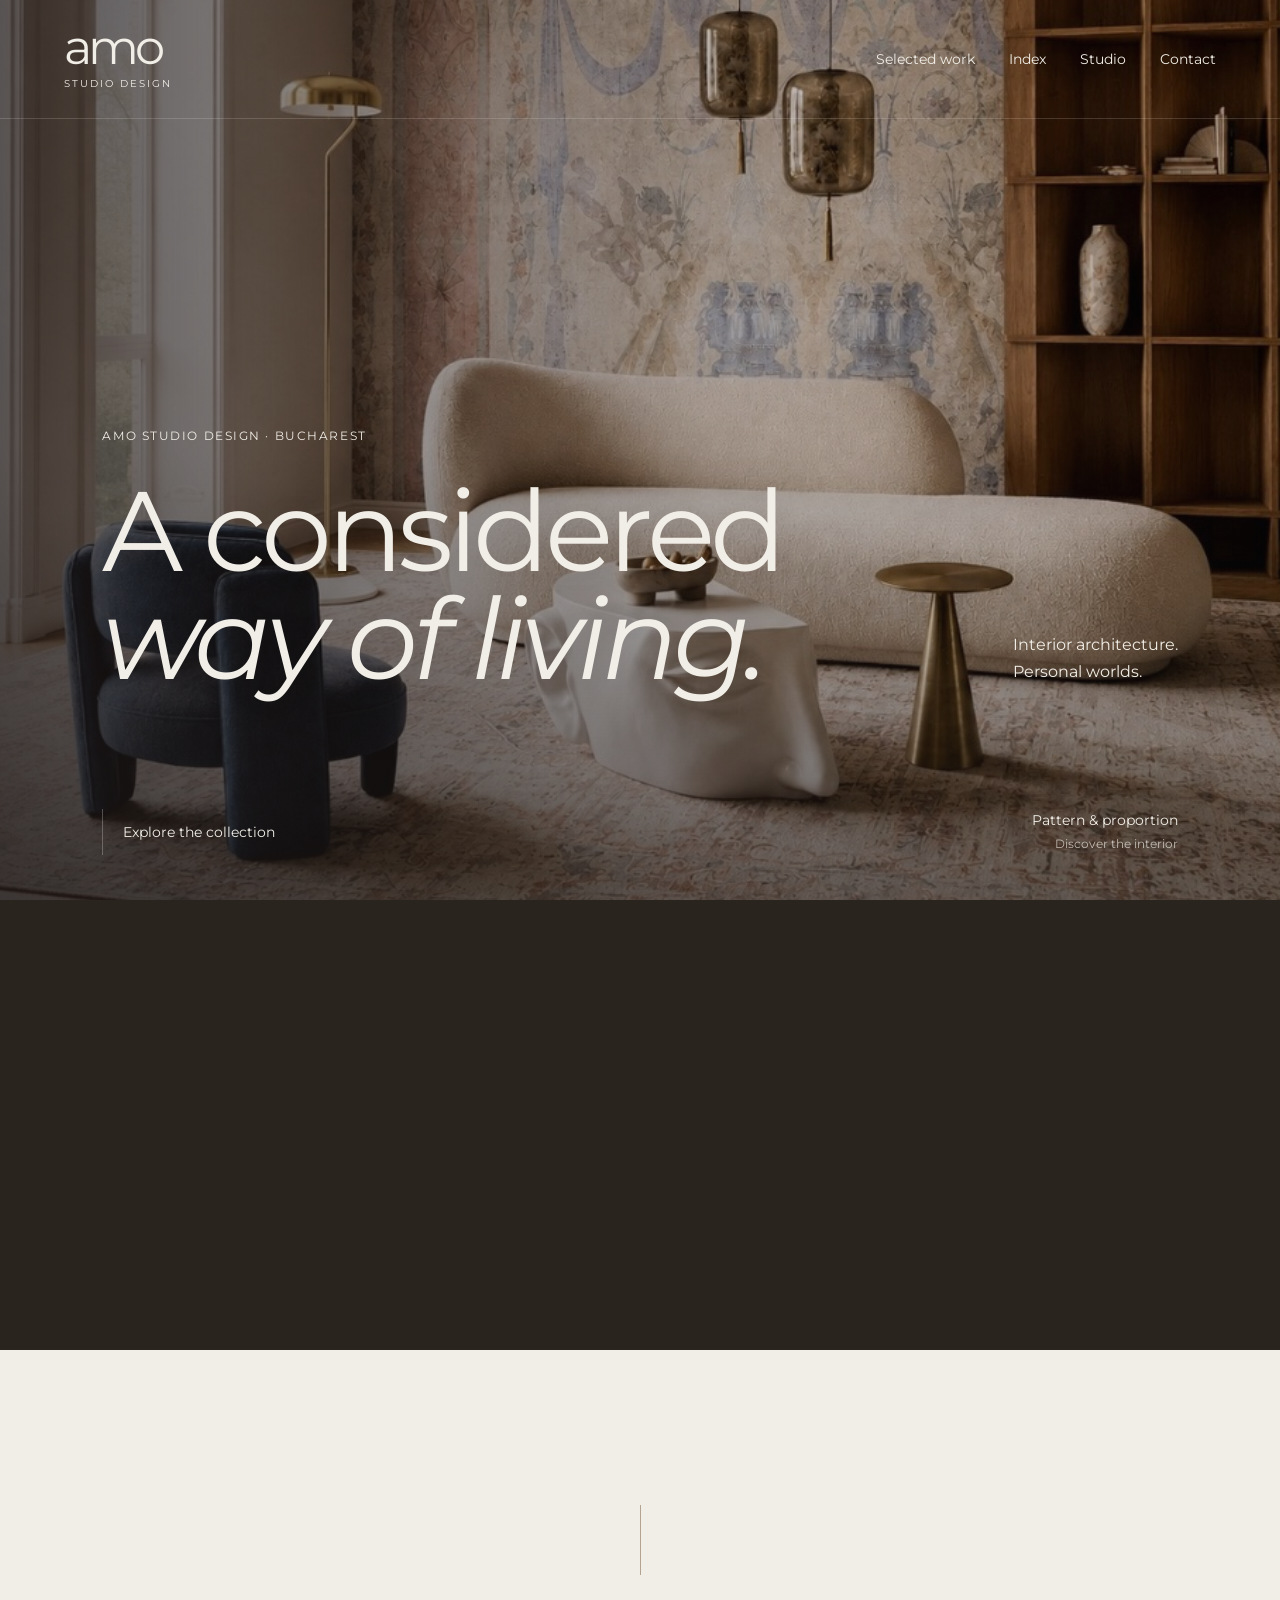
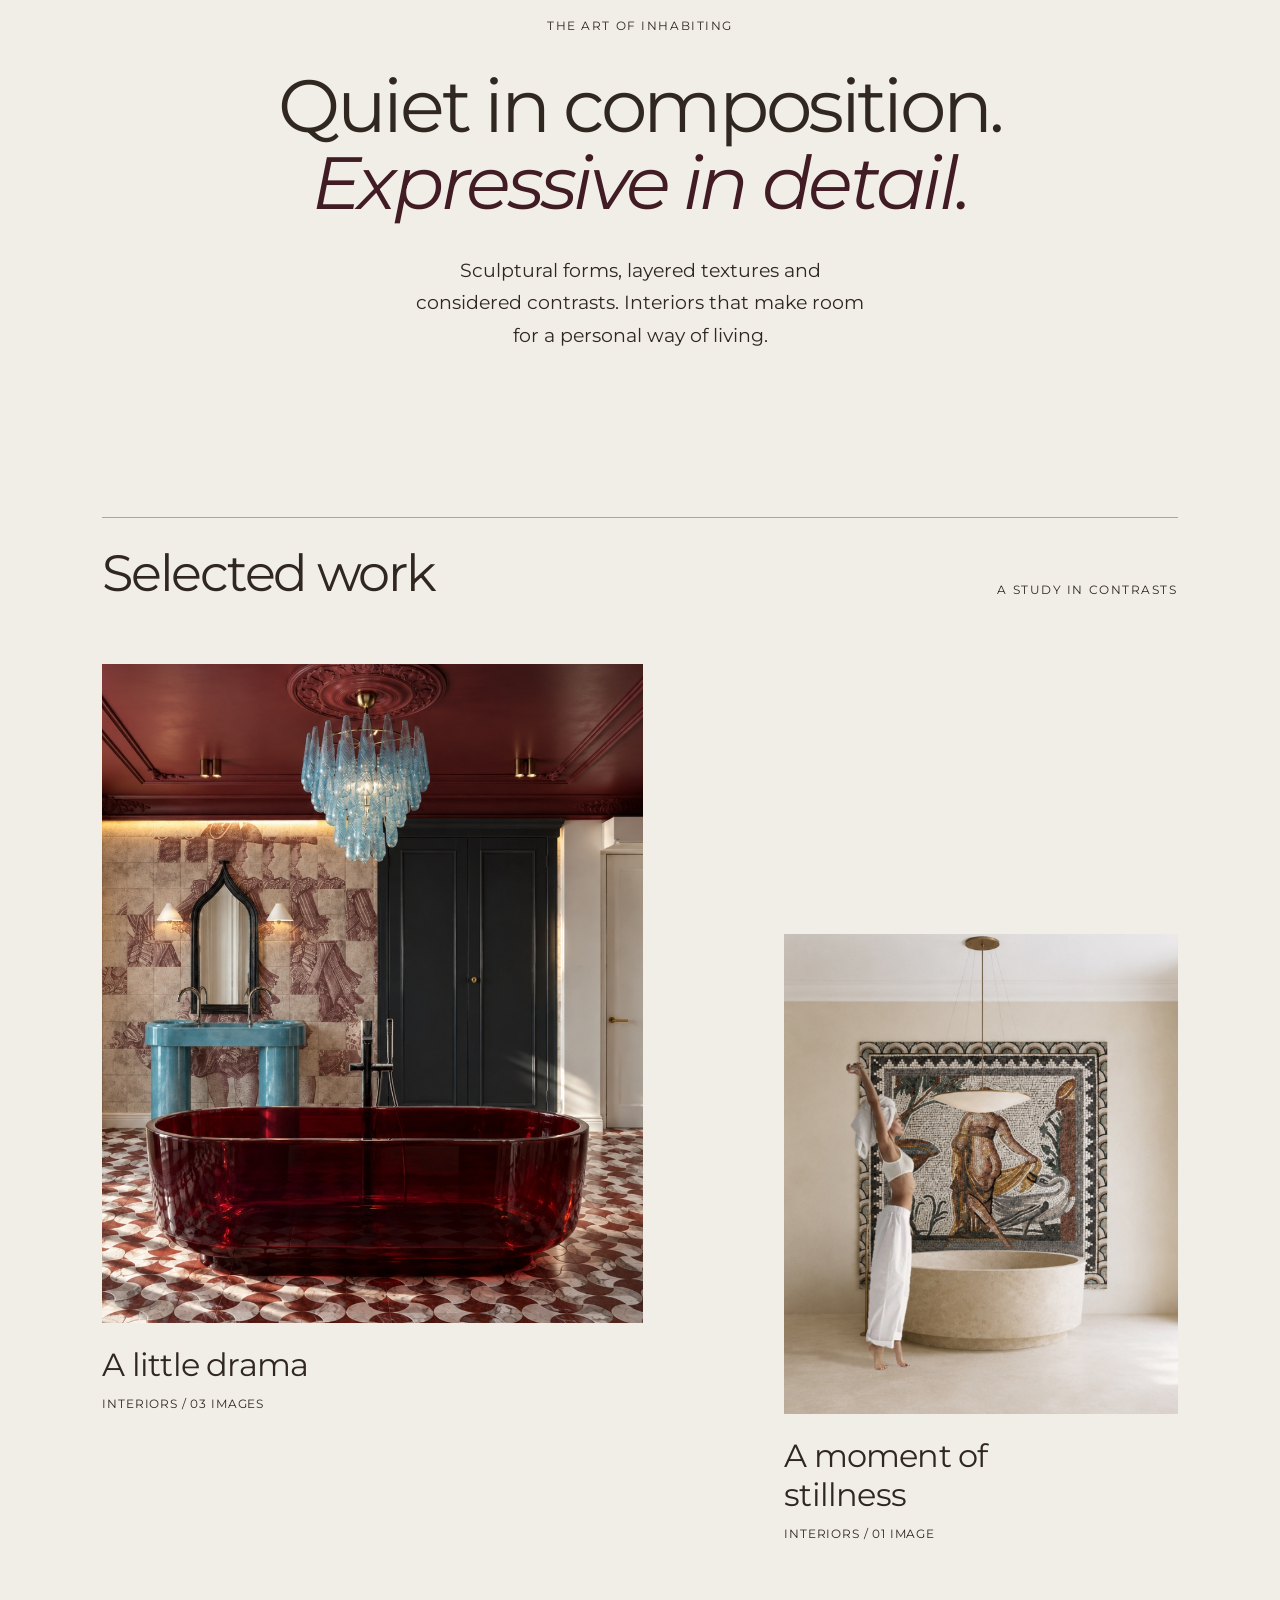
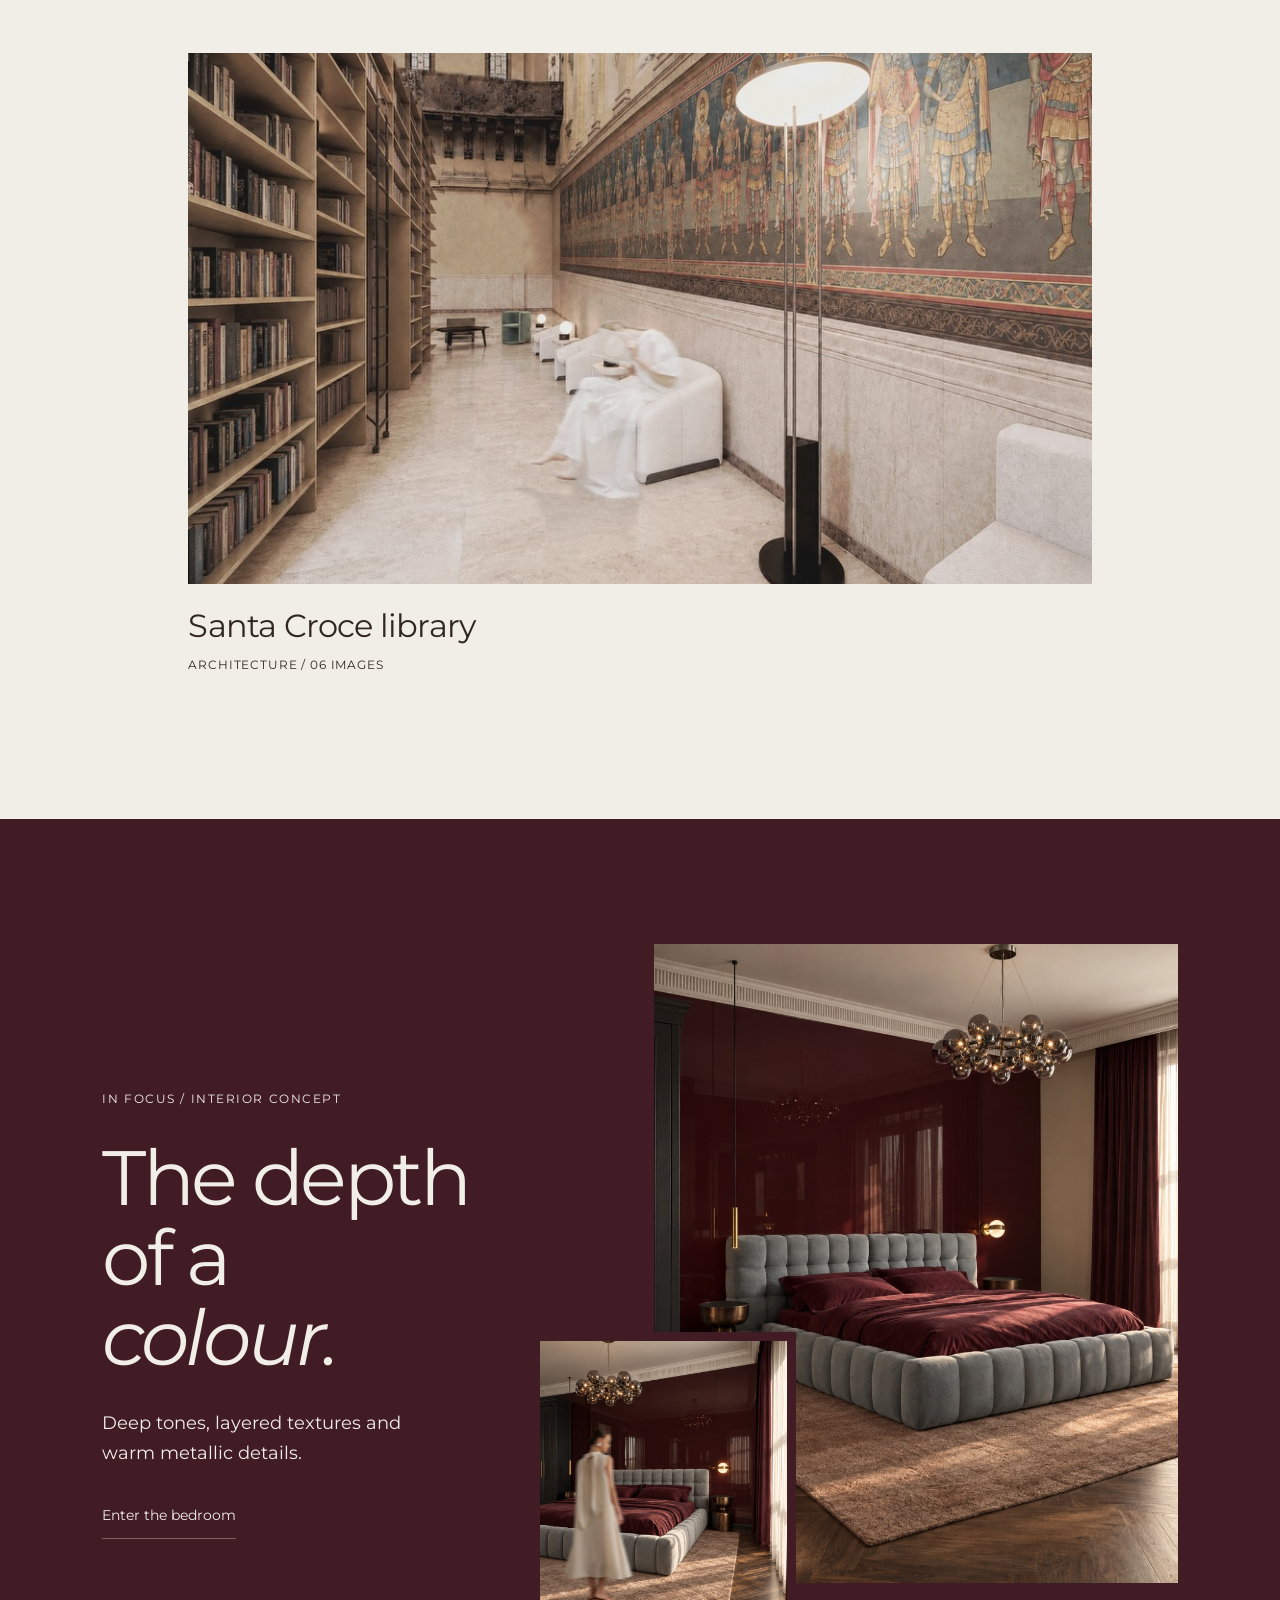
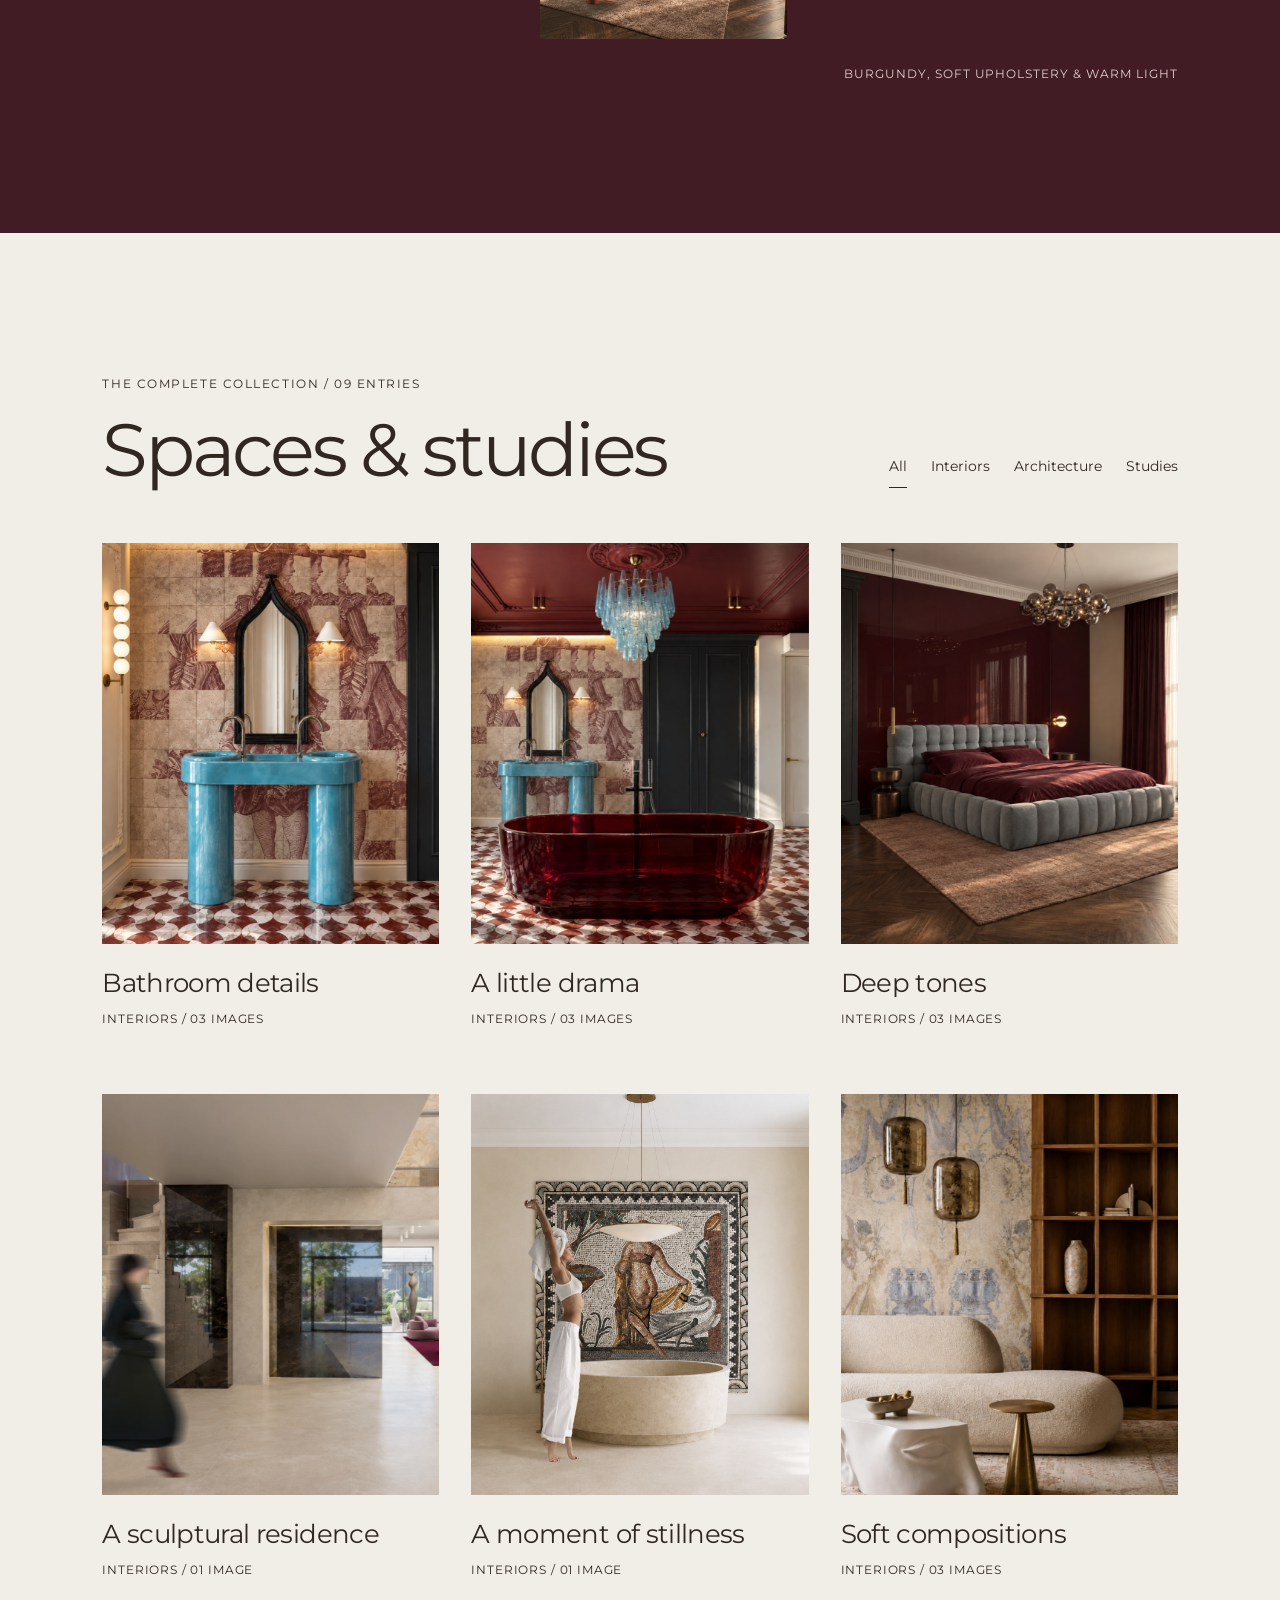
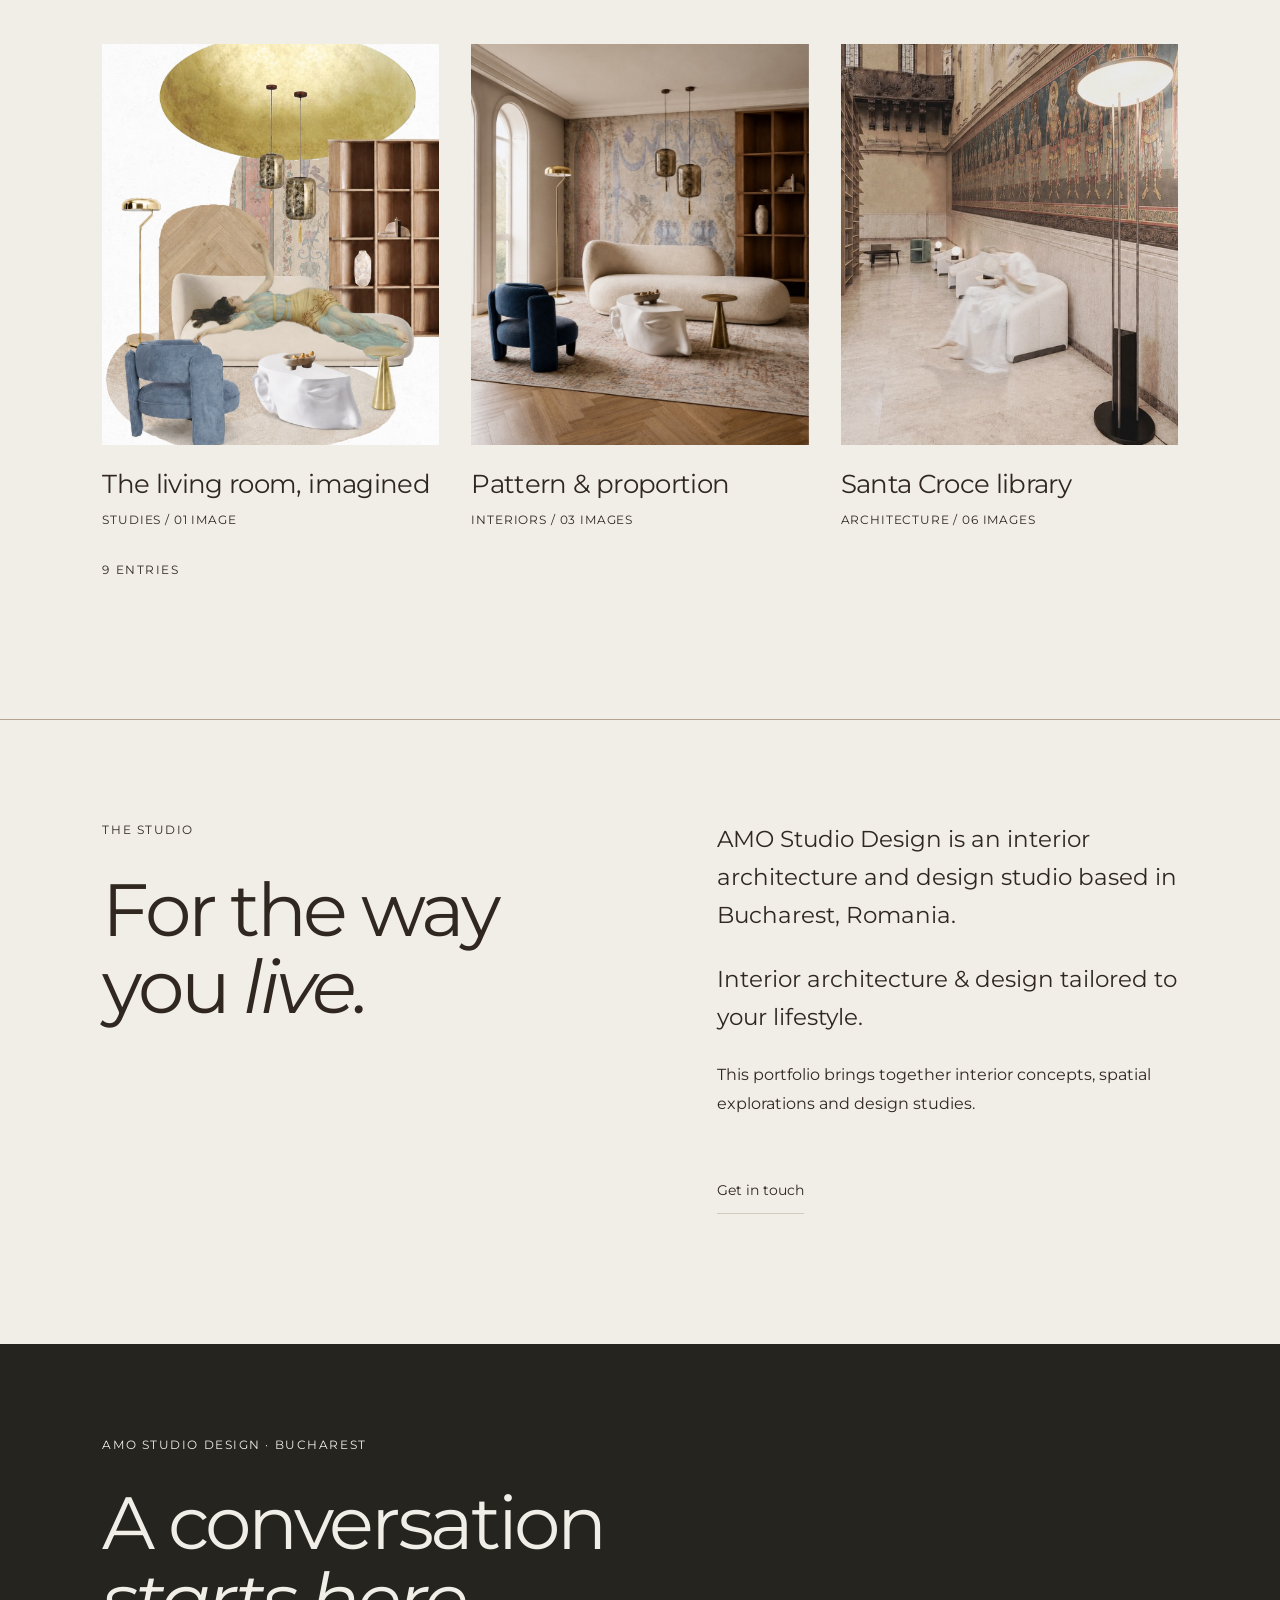
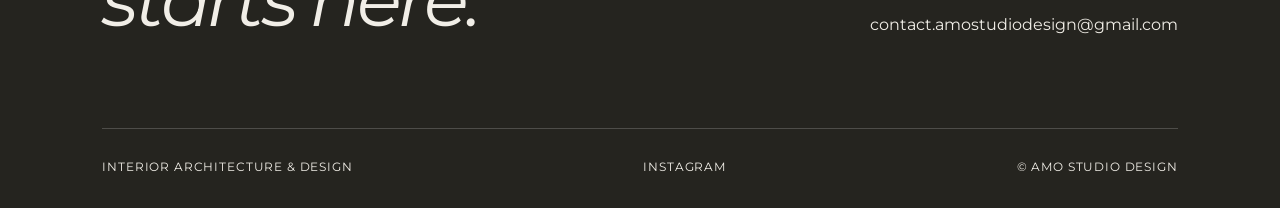
<file: index.html>
<!doctype html><html lang="en"><head><meta charset="utf-8"><meta name="viewport" content="width=device-width,initial-scale=1"><meta name="theme-color" content="#f3f0e9"><meta name="description" content="AMO Studio Design — an interior architecture and design portfolio, Bucharest."><meta name="color-scheme" content="light"><title>A considered way of living — AMO Studio Design</title><link rel="stylesheet" href="style.css"><script defer src="app.js"></script></head><body><div class="reading-progress" aria-hidden="true"></div><a class="skip" href="#main">Skip to content</a><header><a class="brand" href="index.html" aria-label="AMO Studio Design home">amo<span>STUDIO DESIGN</span></a><nav aria-label="Main navigation"><a href="index.html#work">Selected work</a><a href="index.html#archive">Index</a><a class="desktop" href="index.html#studio">Studio</a><a href="#contact">Contact</a></nav></header><main id="main"><section class="hero" aria-label="Introduction"><div class="hero-stage"><div class="hero-image"><span class="frame framed-post"><img src="0008-dz5txzfii9q-01.jpg" alt="Pattern &amp; proportion — view 1" fetchpriority="high" loading="eager" decoding="async" width="1080" height="1350"></span></div><div class="hero-shade"></div><div class="hero-copy"><p class="eyebrow">AMO Studio Design · Bucharest</p><h1><span>A considered</span><span><em>way of living.</em></span></h1><p class="hero-note">Interior architecture.<br>Personal worlds.</p></div><div class="hero-bottom"><a class="scroll-cue" href="#work"><span class="scroll-line" aria-hidden="true"></span>Explore the collection</a><a class="hero-project" href="dz5txzfii9q.html">Pattern & proportion<span>Discover the interior</span></a></div></div></section><section class="intro"><span class="eyebrow reveal">The art of inhabiting</span><h2 class="reveal">Quiet in composition.<br><em>Expressive in detail.</em></h2><p class="reveal">Sculptural forms, layered textures and considered contrasts. Interiors that make room for a personal way of living.</p></section><section class="work" id="work"><div class="section-head"><h2>Selected work</h2><span class="eyebrow">A study in contrasts</span></div><div class="selected"><a class="work-card reveal" data-category="Interiors" href="ddo0vthioks.html"><span class="frame framed-post"><img src="0002-ddo0vthioks-01.jpg" alt="A little drama — view 1" loading="lazy" decoding="async" width="1080" height="1350"></span><div class="card-caption"><div><h3>A little drama</h3><p class="meta">Interiors / 03 images</p></div><span class="card-action">Discover</span></div></a><a class="work-card reveal" data-category="Interiors" href="db3mgh1k9co.html"><span class="frame framed-post"><img src="0005-db3mgh1k9co-01.jpg" alt="A moment of stillness — view 1" loading="lazy" decoding="async" width="1080" height="1350"></span><div class="card-caption"><div><h3>A moment of stillness</h3><p class="meta">Interiors / 01 image</p></div><span class="card-action">Discover</span></div></a><a class="work-card reveal" data-category="Architecture" href="dzfjwahimfg.html"><span class="frame "><img src="0009-dzfjwahimfg-01.jpg" alt="Santa Croce library — view 1" loading="lazy" decoding="async" width="1080" height="1350"></span><div class="card-caption"><div><h3>Santa Croce library</h3><p class="meta">Architecture / 06 images</p></div><span class="card-action">Discover</span></div></a></div></section><section class="feature" id="atmosphere"><div class="reveal"><span class="eyebrow">In focus / Interior concept</span><h2>The depth<br>of a <em>colour.</em></h2><p>Deep tones, layered textures and warm metallic details.</p><a class="text-link" href="ddogkjvcora.html">Enter the bedroom</a></div><div class="feature-images"><div class="feature-main reveal"><span class="frame framed-post"><img src="0003-ddogkjvcora-01.jpg" alt="Deep tones — view 1" loading="lazy" decoding="async" width="1080" height="1350"></span></div><div class="feature-detail reveal"><span class="frame framed-post"><img src="0003-ddogkjvcora-02.jpg" alt="Deep tones — view 2" loading="lazy" decoding="async" width="1080" height="1350"></span></div><p class="meta">Burgundy, soft upholstery & warm light</p></div></section><section class="archive" id="archive"><div class="archive-top"><div><span class="eyebrow">The complete collection / 09 entries</span><h2>Spaces & studies</h2></div><div class="filters" role="group" aria-label="Filter work"><button data-filter="All" aria-pressed="true">All</button><button data-filter="Interiors" aria-pressed="false">Interiors</button><button data-filter="Architecture" aria-pressed="false">Architecture</button><button data-filter="Studies" aria-pressed="false">Studies</button></div></div><div class="archive-grid"><a class="work-card reveal" data-category="Interiors" href="ddo1uuwcfye.html"><span class="frame framed-post"><img src="0001-ddo1uuwcfye-01.jpg" alt="Bathroom details — view 1" loading="lazy" decoding="async" width="1080" height="1350"></span><div class="card-caption"><div><h3>Bathroom details</h3><p class="meta">Interiors / 03 images</p></div><span class="card-action">Discover</span></div></a><a class="work-card reveal" data-category="Interiors" href="ddo0vthioks.html"><span class="frame framed-post"><img src="0002-ddo0vthioks-01.jpg" alt="A little drama — view 1" loading="lazy" decoding="async" width="1080" height="1350"></span><div class="card-caption"><div><h3>A little drama</h3><p class="meta">Interiors / 03 images</p></div><span class="card-action">Discover</span></div></a><a class="work-card reveal" data-category="Interiors" href="ddogkjvcora.html"><span class="frame framed-post"><img src="0003-ddogkjvcora-01.jpg" alt="Deep tones — view 1" loading="lazy" decoding="async" width="1080" height="1350"></span><div class="card-caption"><div><h3>Deep tones</h3><p class="meta">Interiors / 03 images</p></div><span class="card-action">Discover</span></div></a><a class="work-card reveal" data-category="Interiors" href="ddgq4a_immq.html"><span class="frame framed-post"><img src="0004-ddgq4a_immq-01.jpg" alt="A sculptural residence — view 1" loading="lazy" decoding="async" width="1080" height="1350"></span><div class="card-caption"><div><h3>A sculptural residence</h3><p class="meta">Interiors / 01 image</p></div><span class="card-action">Discover</span></div></a><a class="work-card reveal" data-category="Interiors" href="db3mgh1k9co.html"><span class="frame framed-post"><img src="0005-db3mgh1k9co-01.jpg" alt="A moment of stillness — view 1" loading="lazy" decoding="async" width="1080" height="1350"></span><div class="card-caption"><div><h3>A moment of stillness</h3><p class="meta">Interiors / 01 image</p></div><span class="card-action">Discover</span></div></a><a class="work-card reveal" data-category="Interiors" href="dz5t7aiicmo.html"><span class="frame framed-post"><img src="0006-dz5t7aiicmo-01.jpg" alt="Soft compositions — view 1" loading="lazy" decoding="async" width="1080" height="1350"></span><div class="card-caption"><div><h3>Soft compositions</h3><p class="meta">Interiors / 03 images</p></div><span class="card-action">Discover</span></div></a><a class="work-card reveal" data-category="Studies" href="dz5td2rik7s.html"><span class="frame framed-post"><img src="0007-dz5td2rik7s-01.jpg" alt="The living room, imagined — view 1" loading="lazy" decoding="async" width="1080" height="1350"></span><div class="card-caption"><div><h3>The living room, imagined</h3><p class="meta">Studies / 01 image</p></div><span class="card-action">Discover</span></div></a><a class="work-card reveal" data-category="Interiors" href="dz5txzfii9q.html"><span class="frame framed-post"><img src="0008-dz5txzfii9q-01.jpg" alt="Pattern &amp; proportion — view 1" loading="lazy" decoding="async" width="1080" height="1350"></span><div class="card-caption"><div><h3>Pattern & proportion</h3><p class="meta">Interiors / 03 images</p></div><span class="card-action">Discover</span></div></a><a class="work-card reveal" data-category="Architecture" href="dzfjwahimfg.html"><span class="frame "><img src="0009-dzfjwahimfg-01.jpg" alt="Santa Croce library — view 1" loading="lazy" decoding="async" width="1080" height="1350"></span><div class="card-caption"><div><h3>Santa Croce library</h3><p class="meta">Architecture / 06 images</p></div><span class="card-action">Discover</span></div></a></div><p class="meta" id="filter-status" aria-live="polite" style="margin-top:30px">9 entries</p></section><section class="studio" id="studio"><div><span class="eyebrow">The studio</span><h2>For the way<br>you <em>live.</em></h2></div><div><p>AMO Studio Design is an interior architecture and design studio based in Bucharest, Romania.</p><p>Interior architecture & design tailored to your lifestyle.</p><p class="fine">This portfolio brings together interior concepts, spatial explorations and design studies.</p><a class="text-link" href="mailto:contact.amostudiodesign@gmail.com">Get in touch</a></div></section></main><footer id="contact"><div class="footer-top"><div><span class="eyebrow">AMO Studio Design · Bucharest</span><h2>A conversation<br><em>starts here.</em></h2></div><a href="mailto:contact.amostudiodesign@gmail.com">contact.amostudiodesign@gmail.com</a></div><div class="footer-bottom"><span>INTERIOR ARCHITECTURE & DESIGN</span><a href="https://www.instagram.com/amostudiodesign/" target="_blank" rel="noopener">INSTAGRAM</a><span>© AMO STUDIO DESIGN</span></div></footer></body></html>
</file>
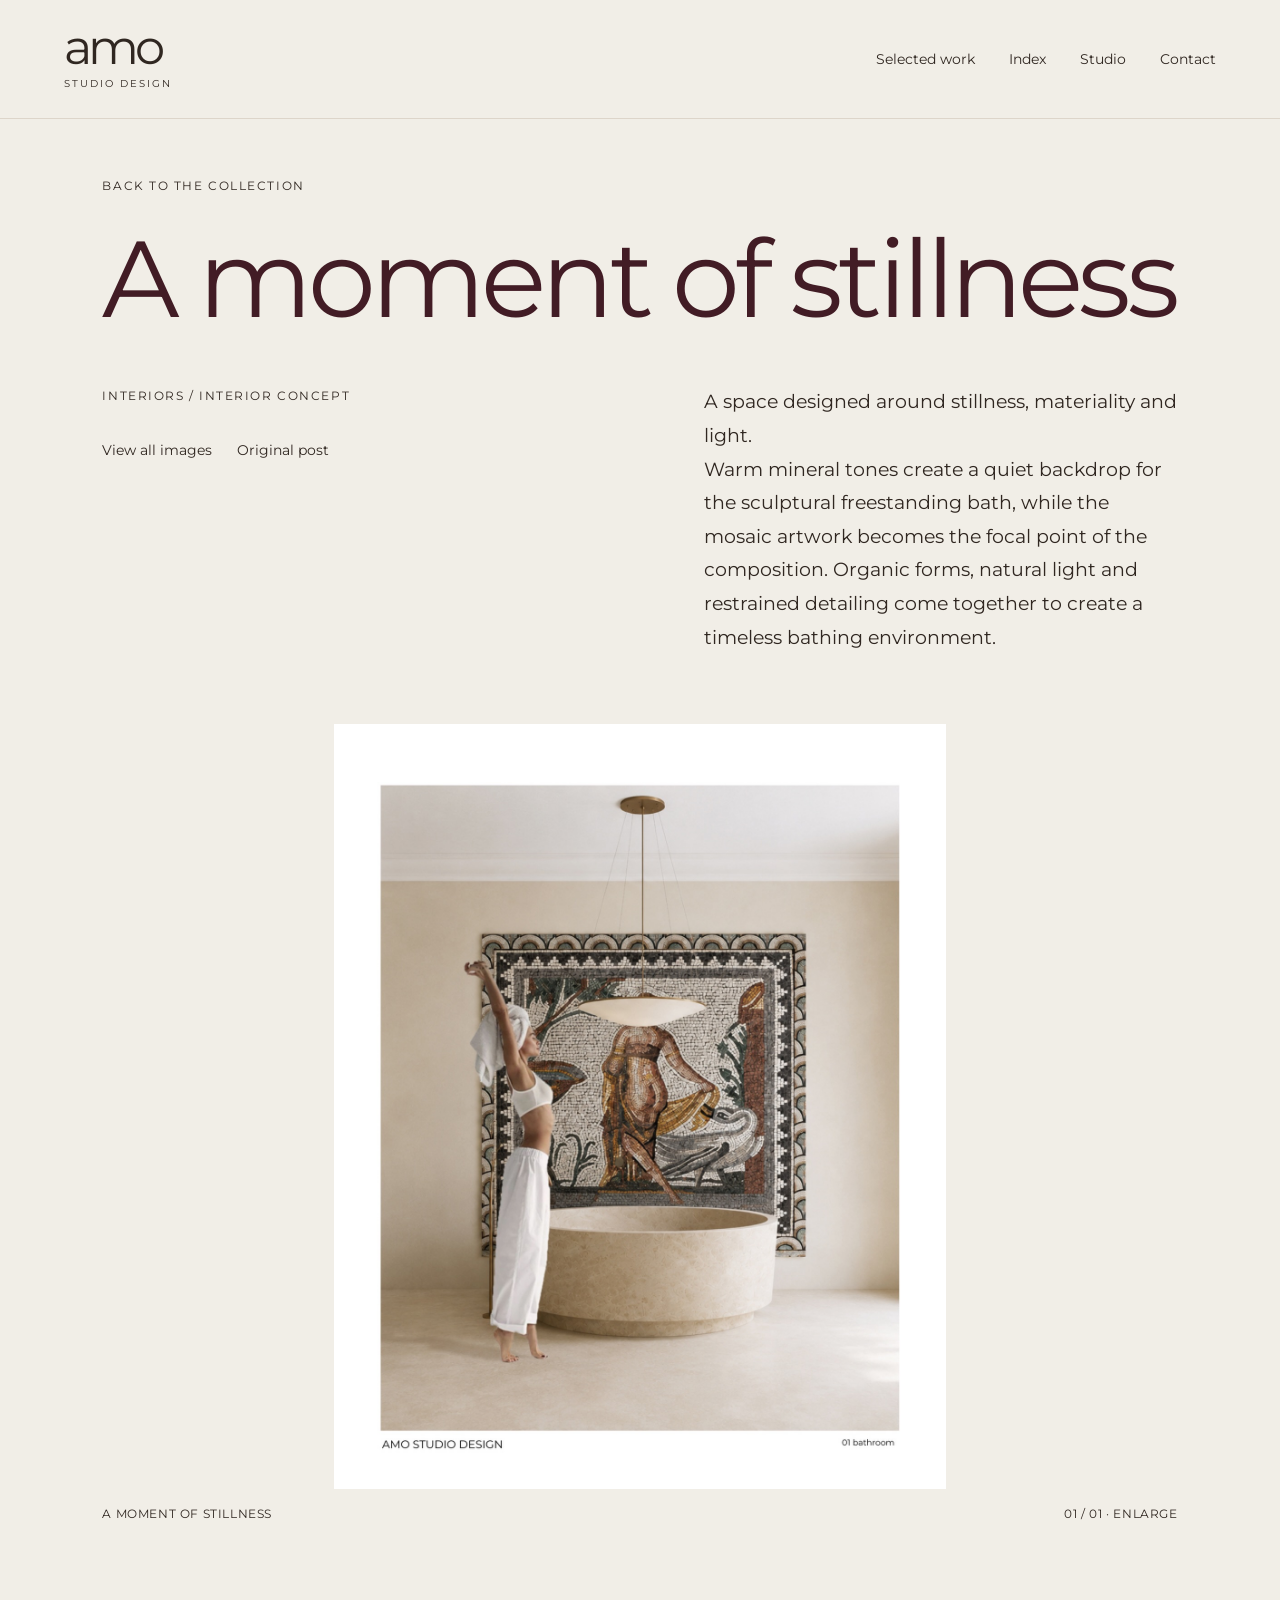
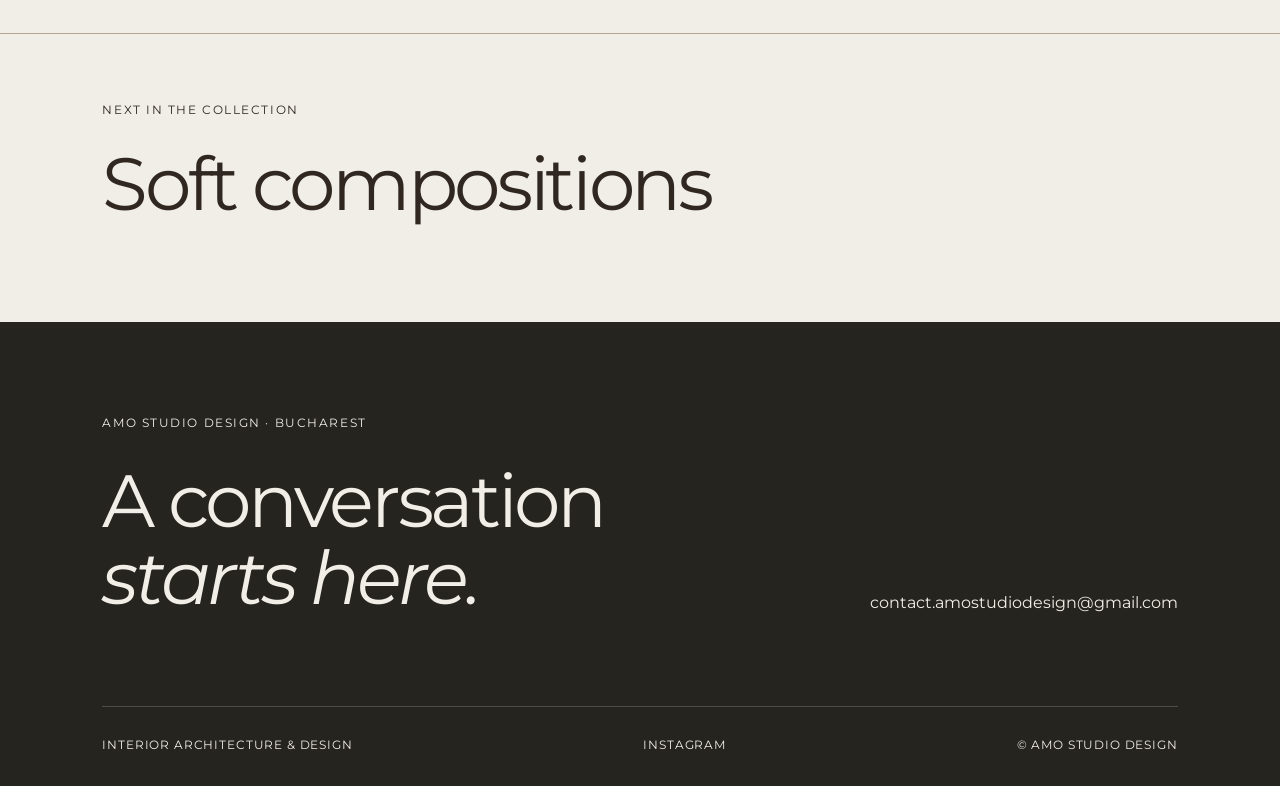
<file: db3mgh1k9co.html>
<!doctype html><html lang="en"><head><meta charset="utf-8"><meta name="viewport" content="width=device-width,initial-scale=1"><meta name="theme-color" content="#f3f0e9"><meta name="description" content="AMO Studio Design — an interior architecture and design portfolio, Bucharest."><meta name="color-scheme" content="light"><title>A moment of stillness — AMO Studio Design</title><link rel="stylesheet" href="style.css"><script defer src="app.js"></script></head><body><div class="reading-progress" aria-hidden="true"></div><a class="skip" href="#main">Skip to content</a><header><a class="brand" href="index.html" aria-label="AMO Studio Design home">amo<span>STUDIO DESIGN</span></a><nav aria-label="Main navigation"><a href="index.html#work">Selected work</a><a href="index.html#archive">Index</a><a class="desktop" href="index.html#studio">Studio</a><a href="#contact">Contact</a></nav></header><main id="main"><section class="project-head"><a class="eyebrow" href="index.html#archive">Back to the collection</a><h1>A moment of stillness</h1><div class="project-info"><div><span class="eyebrow">Interiors / Interior concept</span><nav class="project-nav" aria-label="Project sections"><a href="#gallery">View all images</a><a href="https://www.instagram.com/p/Db3MGh1K9CO/" target="_blank" rel="noopener">Original post</a></nav></div><p>A space designed around stillness, materiality and light.
Warm mineral tones create a quiet backdrop for the sculptural freestanding bath, while the mosaic artwork becomes the focal point of the composition. Organic forms, natural light and restrained detailing come together to create a timeless bathing environment.</p></div></section><section id="gallery" class="project-gallery" aria-label="Project images"><figure class="reveal"><button data-image="0005-db3mgh1k9co-01.jpg" data-alt="A moment of stillness — view 1" aria-label="Enlarge A moment of stillness view 1"><img src="0005-db3mgh1k9co-01.jpg" width="1350" height="1688" alt="A moment of stillness — view 1" loading="eager" decoding="async"></button><figcaption class="caption"><span>A moment of stillness</span><span>01 / 01 · Enlarge</span></figcaption></figure></section><a class="next-project" style="display:block" href="dz5t7aiicmo.html"><span class="eyebrow">Next in the collection</span><h2>Soft compositions</h2></a></main><dialog aria-label="Image viewer"><button class="close">Close</button><img alt=""><div class="light-controls"><button class="prev" aria-label="Previous image">Previous</button><span class="counter"></span><button class="next" aria-label="Next image">Next</button></div></dialog><footer id="contact"><div class="footer-top"><div><span class="eyebrow">AMO Studio Design · Bucharest</span><h2>A conversation<br><em>starts here.</em></h2></div><a href="mailto:contact.amostudiodesign@gmail.com">contact.amostudiodesign@gmail.com</a></div><div class="footer-bottom"><span>INTERIOR ARCHITECTURE & DESIGN</span><a href="https://www.instagram.com/amostudiodesign/" target="_blank" rel="noopener">INSTAGRAM</a><span>© AMO STUDIO DESIGN</span></div></footer></body></html>
</file>
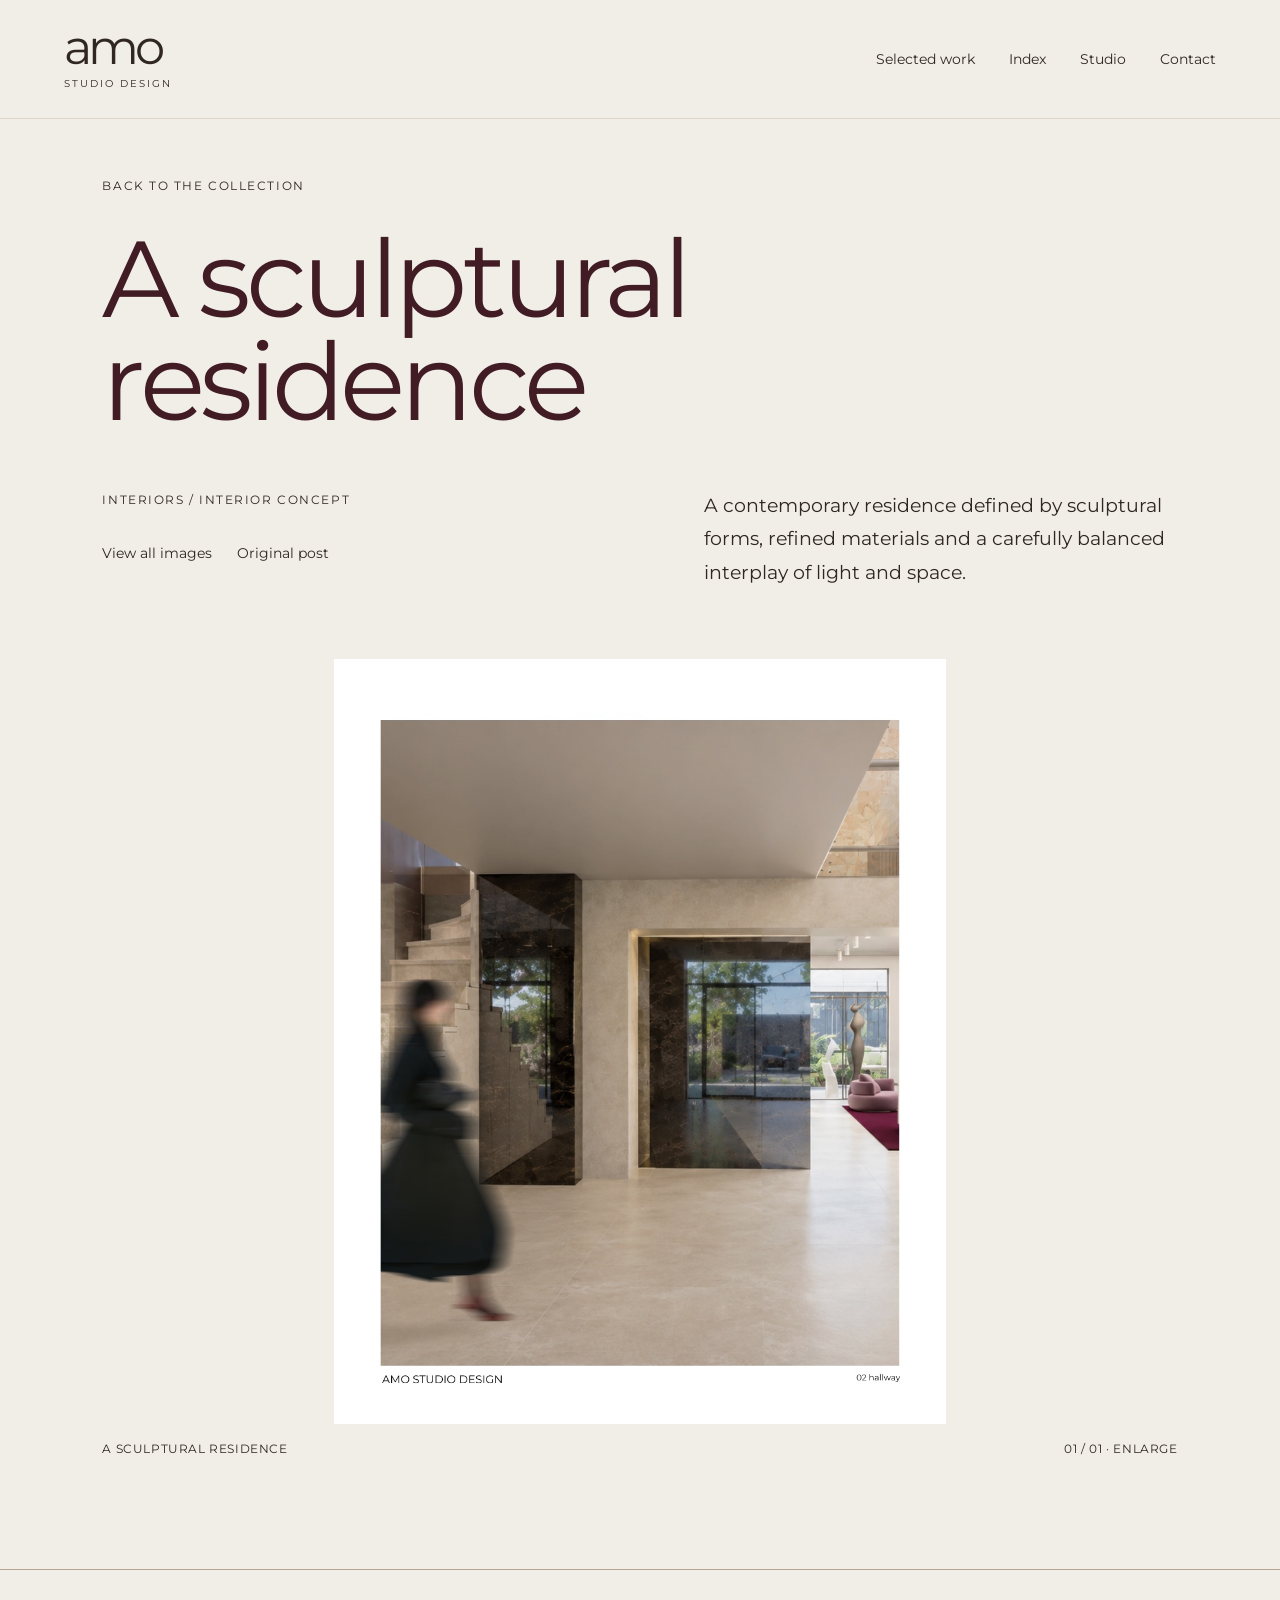
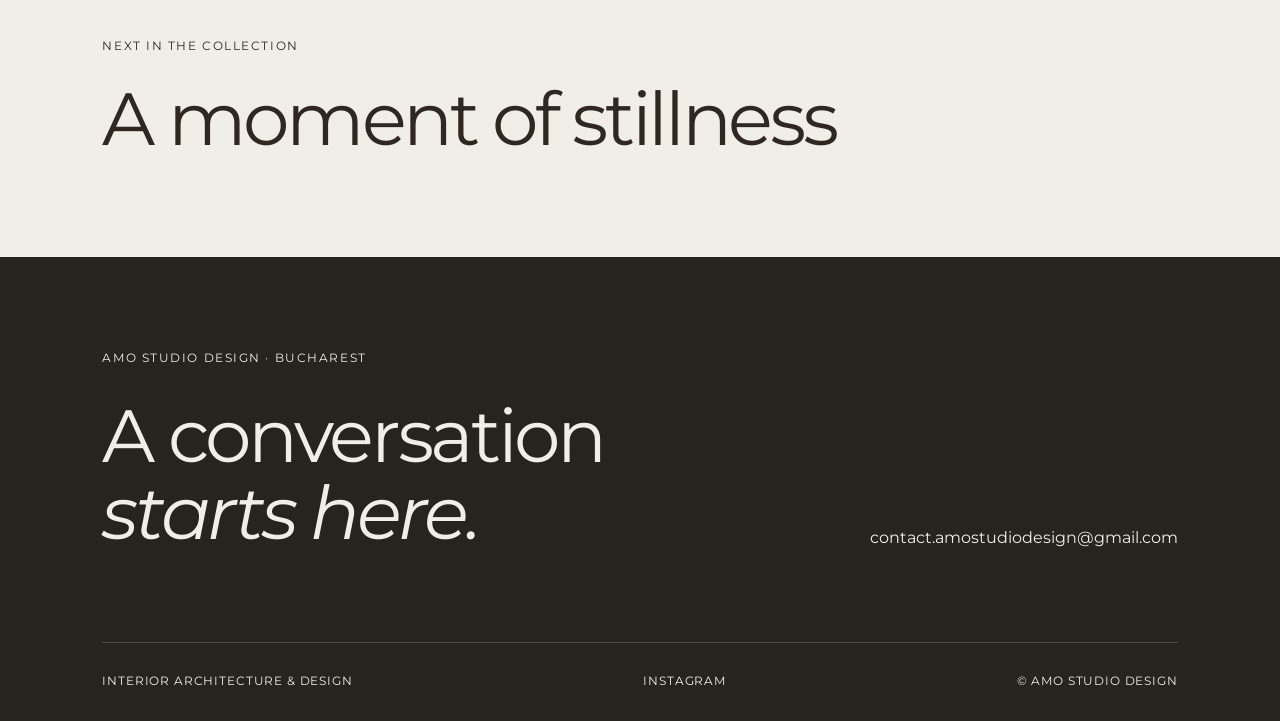
<file: ddgq4a_immq.html>
<!doctype html><html lang="en"><head><meta charset="utf-8"><meta name="viewport" content="width=device-width,initial-scale=1"><meta name="theme-color" content="#f3f0e9"><meta name="description" content="AMO Studio Design — an interior architecture and design portfolio, Bucharest."><meta name="color-scheme" content="light"><title>A sculptural residence — AMO Studio Design</title><link rel="stylesheet" href="style.css"><script defer src="app.js"></script></head><body><div class="reading-progress" aria-hidden="true"></div><a class="skip" href="#main">Skip to content</a><header><a class="brand" href="index.html" aria-label="AMO Studio Design home">amo<span>STUDIO DESIGN</span></a><nav aria-label="Main navigation"><a href="index.html#work">Selected work</a><a href="index.html#archive">Index</a><a class="desktop" href="index.html#studio">Studio</a><a href="#contact">Contact</a></nav></header><main id="main"><section class="project-head"><a class="eyebrow" href="index.html#archive">Back to the collection</a><h1>A sculptural residence</h1><div class="project-info"><div><span class="eyebrow">Interiors / Interior concept</span><nav class="project-nav" aria-label="Project sections"><a href="#gallery">View all images</a><a href="https://www.instagram.com/p/DdGq4a_iMMq/" target="_blank" rel="noopener">Original post</a></nav></div><p>A contemporary residence defined by sculptural forms, refined materials and a carefully balanced interplay of light and space.</p></div></section><section id="gallery" class="project-gallery" aria-label="Project images"><figure class="reveal"><button data-image="0004-ddgq4a_immq-01.jpg" data-alt="A sculptural residence — view 1" aria-label="Enlarge A sculptural residence view 1"><img src="0004-ddgq4a_immq-01.jpg" width="1080" height="1350" alt="A sculptural residence — view 1" loading="eager" decoding="async"></button><figcaption class="caption"><span>A sculptural residence</span><span>01 / 01 · Enlarge</span></figcaption></figure></section><a class="next-project" style="display:block" href="db3mgh1k9co.html"><span class="eyebrow">Next in the collection</span><h2>A moment of stillness</h2></a></main><dialog aria-label="Image viewer"><button class="close">Close</button><img alt=""><div class="light-controls"><button class="prev" aria-label="Previous image">Previous</button><span class="counter"></span><button class="next" aria-label="Next image">Next</button></div></dialog><footer id="contact"><div class="footer-top"><div><span class="eyebrow">AMO Studio Design · Bucharest</span><h2>A conversation<br><em>starts here.</em></h2></div><a href="mailto:contact.amostudiodesign@gmail.com">contact.amostudiodesign@gmail.com</a></div><div class="footer-bottom"><span>INTERIOR ARCHITECTURE & DESIGN</span><a href="https://www.instagram.com/amostudiodesign/" target="_blank" rel="noopener">INSTAGRAM</a><span>© AMO STUDIO DESIGN</span></div></footer></body></html>
</file>
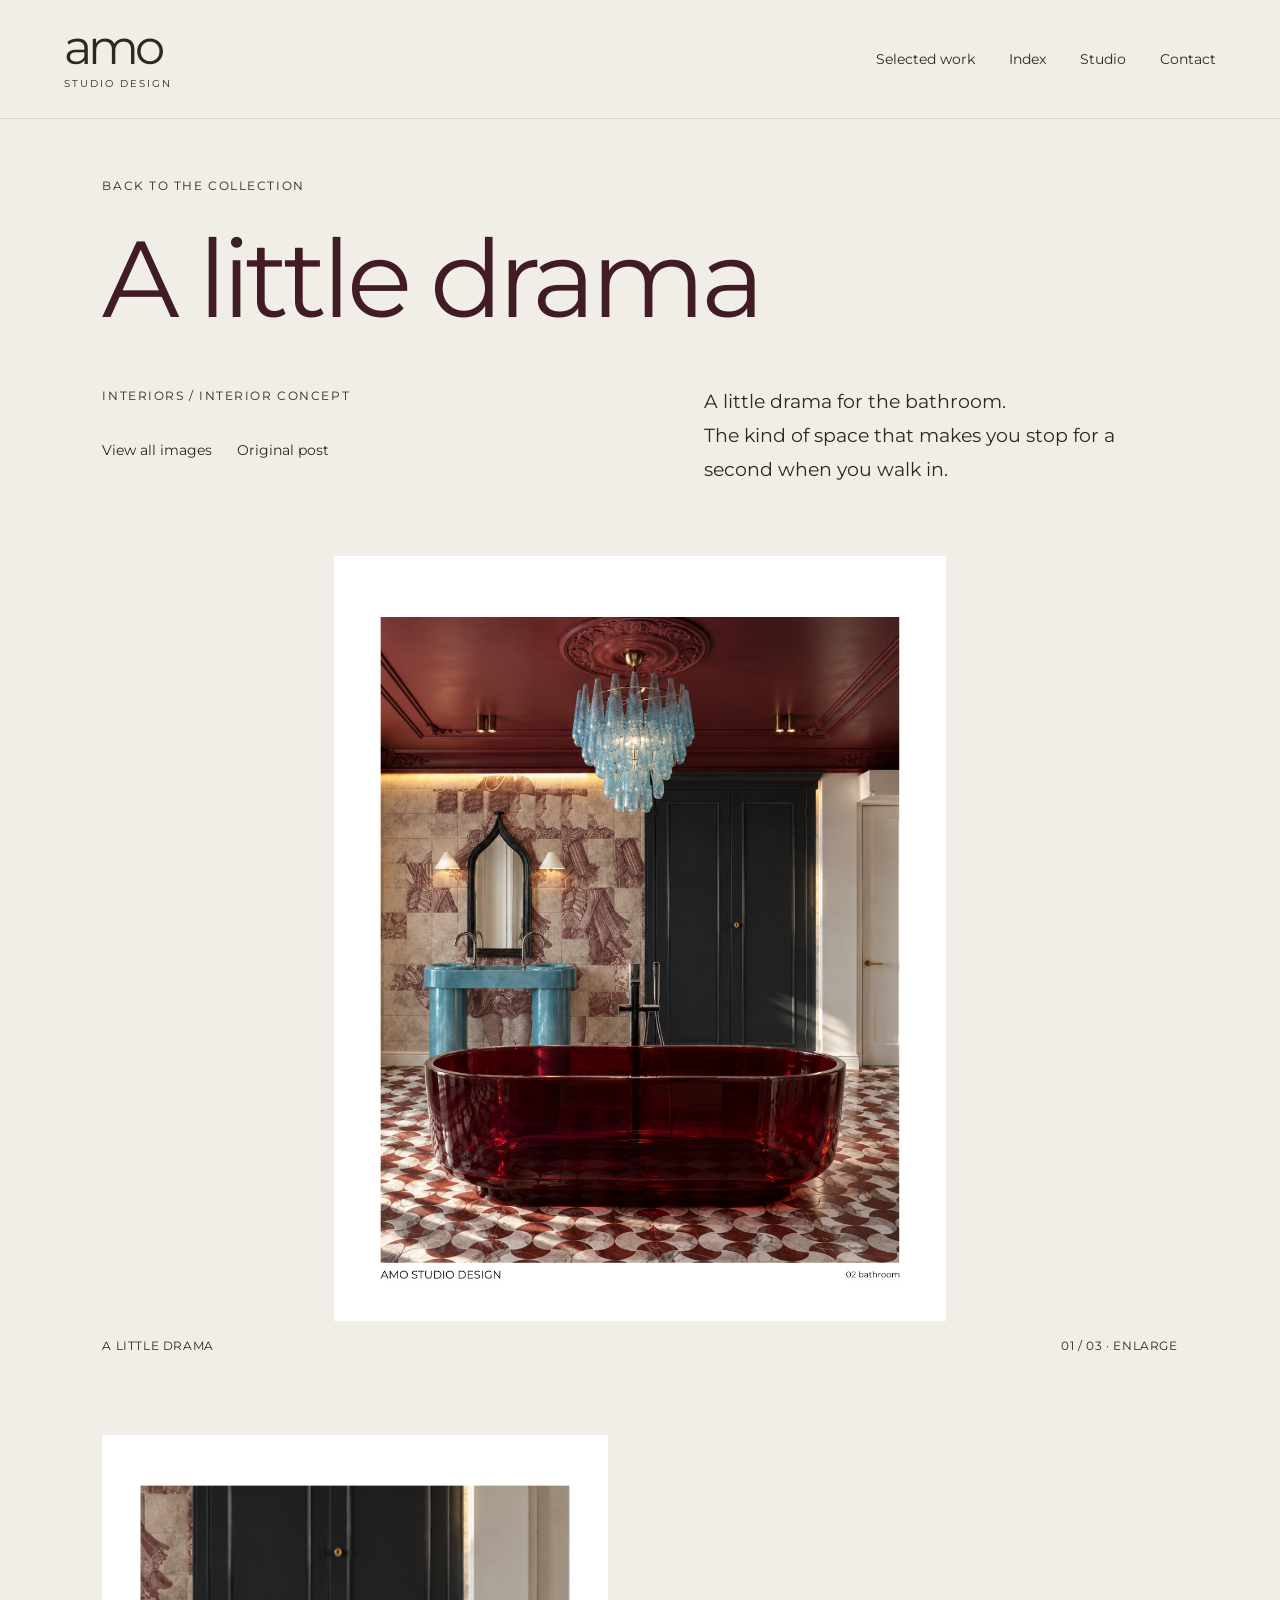
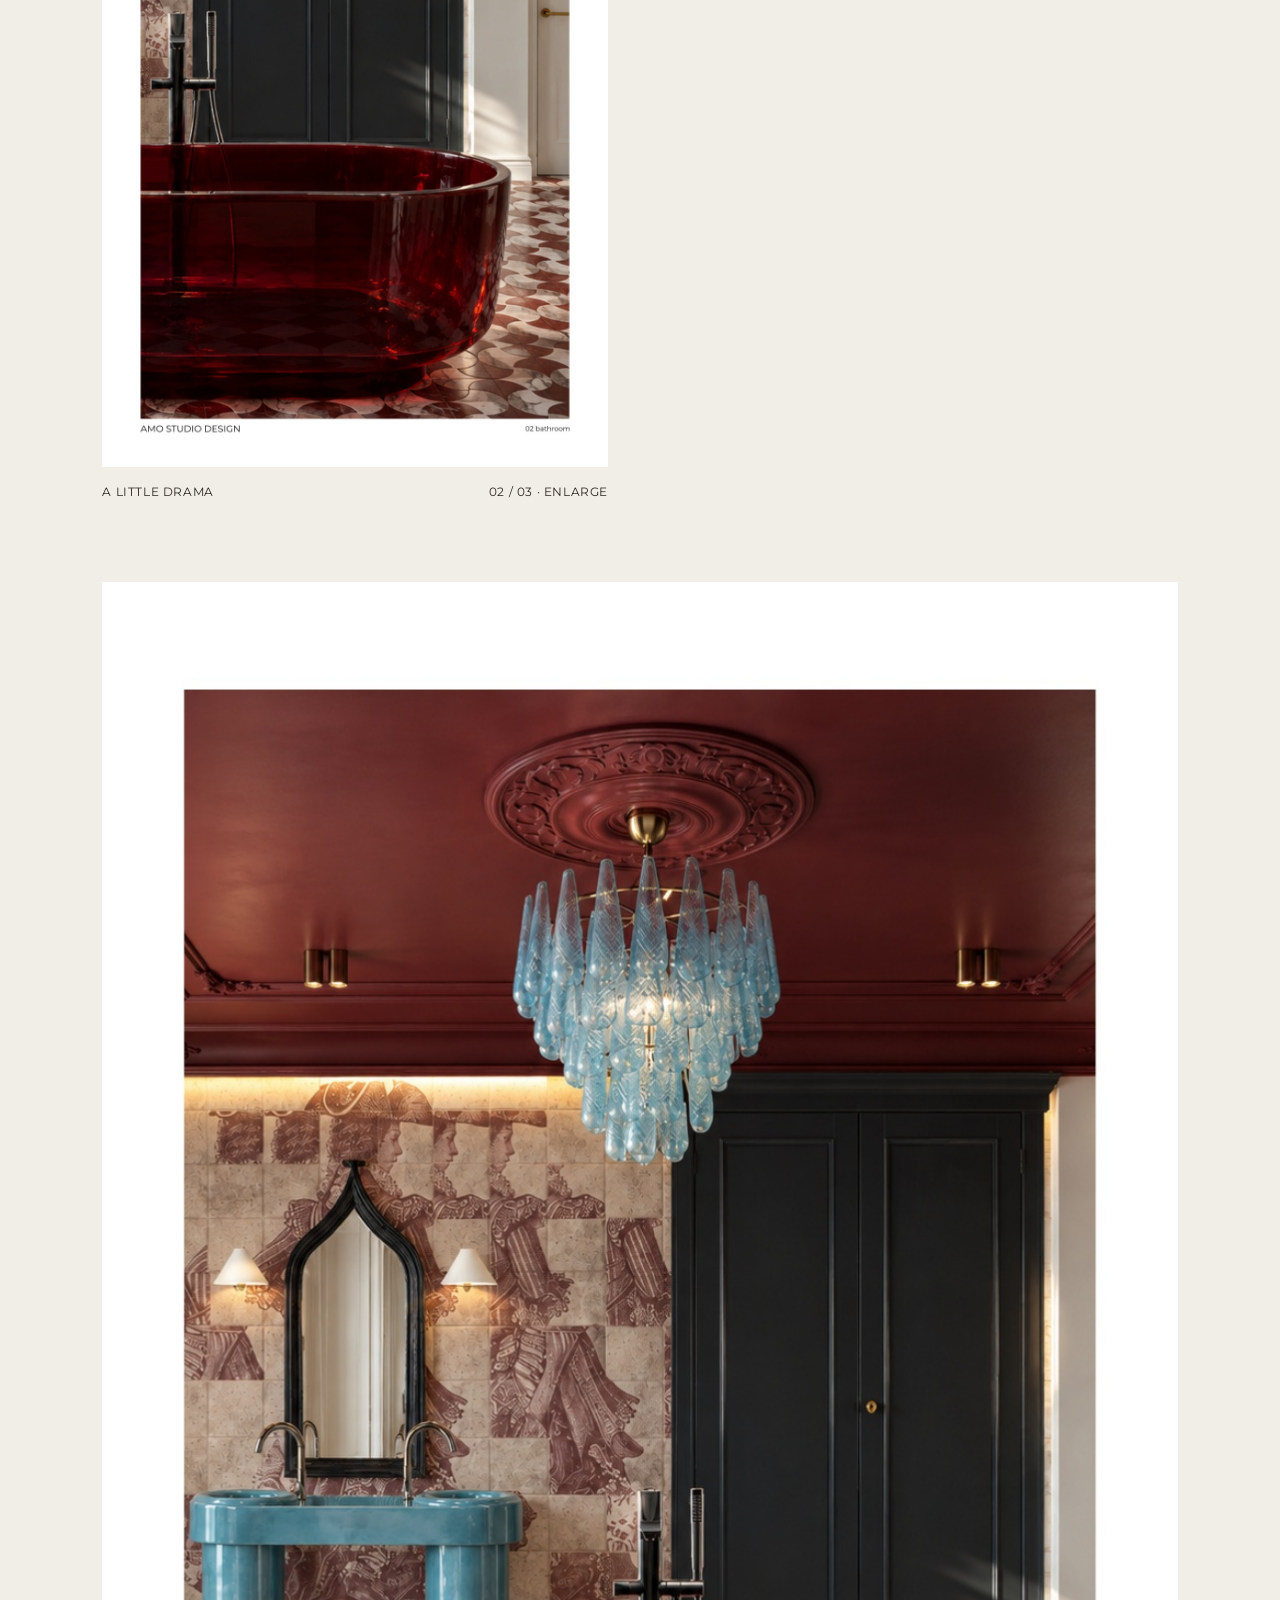
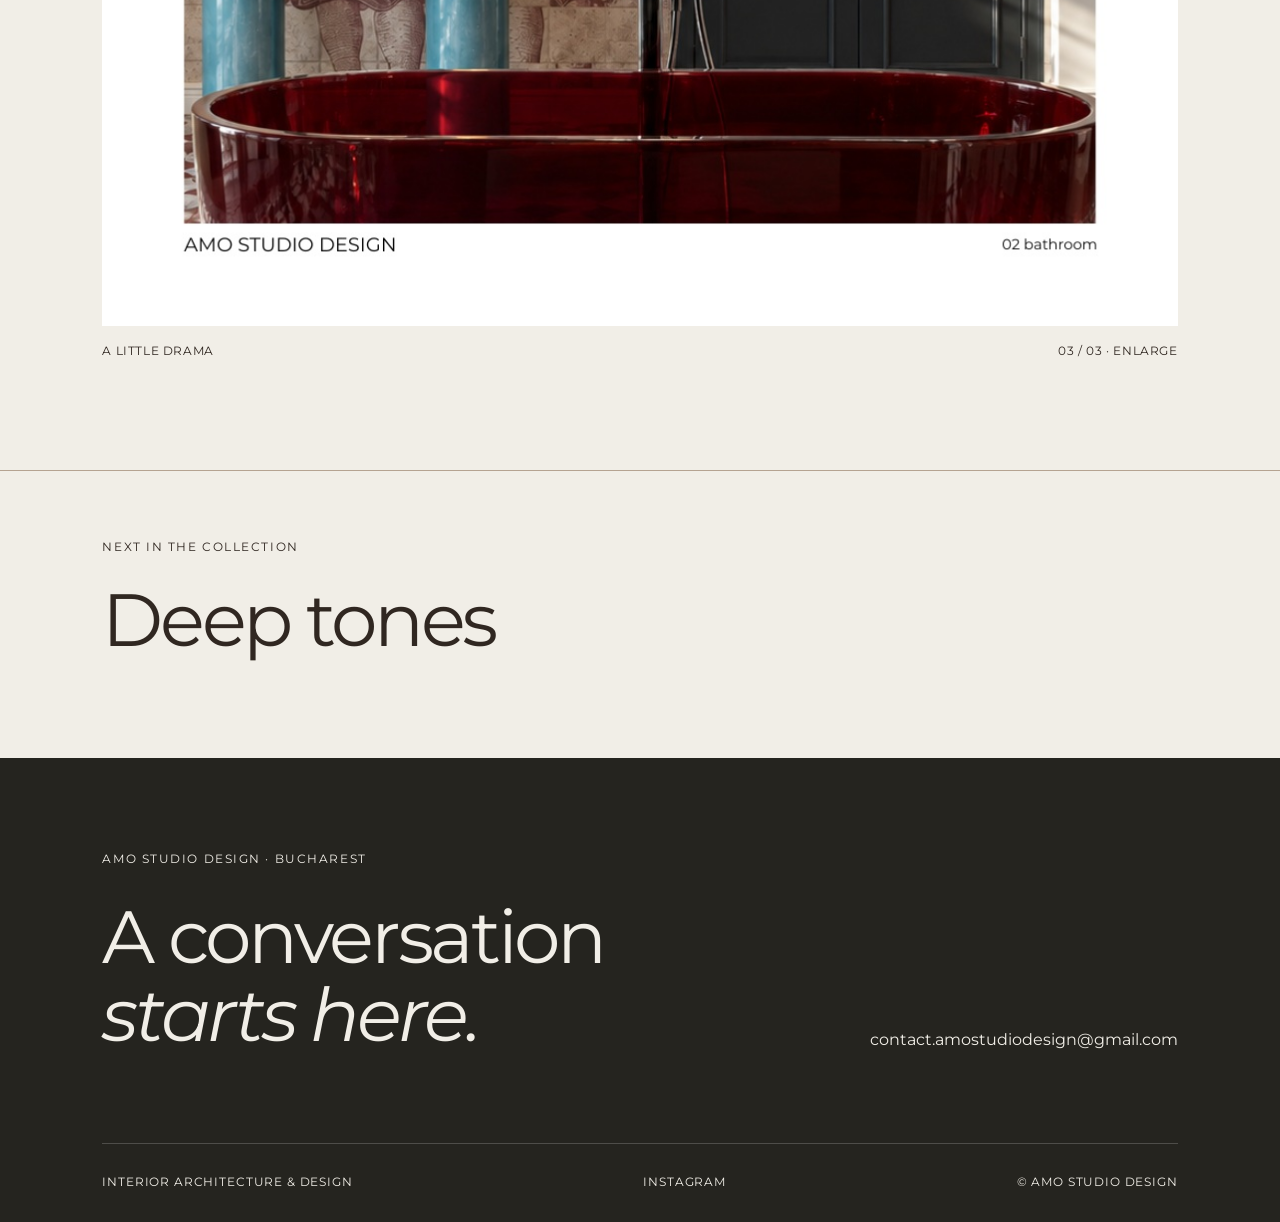
<file: ddo0vthioks.html>
<!doctype html><html lang="en"><head><meta charset="utf-8"><meta name="viewport" content="width=device-width,initial-scale=1"><meta name="theme-color" content="#f3f0e9"><meta name="description" content="AMO Studio Design — an interior architecture and design portfolio, Bucharest."><meta name="color-scheme" content="light"><title>A little drama — AMO Studio Design</title><link rel="stylesheet" href="style.css"><script defer src="app.js"></script></head><body><div class="reading-progress" aria-hidden="true"></div><a class="skip" href="#main">Skip to content</a><header><a class="brand" href="index.html" aria-label="AMO Studio Design home">amo<span>STUDIO DESIGN</span></a><nav aria-label="Main navigation"><a href="index.html#work">Selected work</a><a href="index.html#archive">Index</a><a class="desktop" href="index.html#studio">Studio</a><a href="#contact">Contact</a></nav></header><main id="main"><section class="project-head"><a class="eyebrow" href="index.html#archive">Back to the collection</a><h1>A little drama</h1><div class="project-info"><div><span class="eyebrow">Interiors / Interior concept</span><nav class="project-nav" aria-label="Project sections"><a href="#gallery">View all images</a><a href="https://www.instagram.com/p/DdO0VthiOKS/" target="_blank" rel="noopener">Original post</a></nav></div><p>A little drama for the bathroom.
The kind of space that makes you stop for a second when you walk in.</p></div></section><section id="gallery" class="project-gallery" aria-label="Project images"><figure class="reveal"><button data-image="0002-ddo0vthioks-01.jpg" data-alt="A little drama — view 1" aria-label="Enlarge A little drama view 1"><img src="0002-ddo0vthioks-01.jpg" width="1080" height="1350" alt="A little drama — view 1" loading="eager" decoding="async"></button><figcaption class="caption"><span>A little drama</span><span>01 / 03 · Enlarge</span></figcaption></figure><figure class="reveal"><button data-image="0002-ddo0vthioks-02.jpg" data-alt="A little drama — view 2" aria-label="Enlarge A little drama view 2"><img src="0002-ddo0vthioks-02.jpg" width="1080" height="1350" alt="A little drama — view 2" loading="lazy" decoding="async"></button><figcaption class="caption"><span>A little drama</span><span>02 / 03 · Enlarge</span></figcaption></figure><figure class="reveal"><button data-image="0002-ddo0vthioks-03.jpg" data-alt="A little drama — view 3" aria-label="Enlarge A little drama view 3"><img src="0002-ddo0vthioks-03.jpg" width="1080" height="1350" alt="A little drama — view 3" loading="lazy" decoding="async"></button><figcaption class="caption"><span>A little drama</span><span>03 / 03 · Enlarge</span></figcaption></figure></section><a class="next-project" style="display:block" href="ddogkjvcora.html"><span class="eyebrow">Next in the collection</span><h2>Deep tones</h2></a></main><dialog aria-label="Image viewer"><button class="close">Close</button><img alt=""><div class="light-controls"><button class="prev" aria-label="Previous image">Previous</button><span class="counter"></span><button class="next" aria-label="Next image">Next</button></div></dialog><footer id="contact"><div class="footer-top"><div><span class="eyebrow">AMO Studio Design · Bucharest</span><h2>A conversation<br><em>starts here.</em></h2></div><a href="mailto:contact.amostudiodesign@gmail.com">contact.amostudiodesign@gmail.com</a></div><div class="footer-bottom"><span>INTERIOR ARCHITECTURE & DESIGN</span><a href="https://www.instagram.com/amostudiodesign/" target="_blank" rel="noopener">INSTAGRAM</a><span>© AMO STUDIO DESIGN</span></div></footer></body></html>
</file>
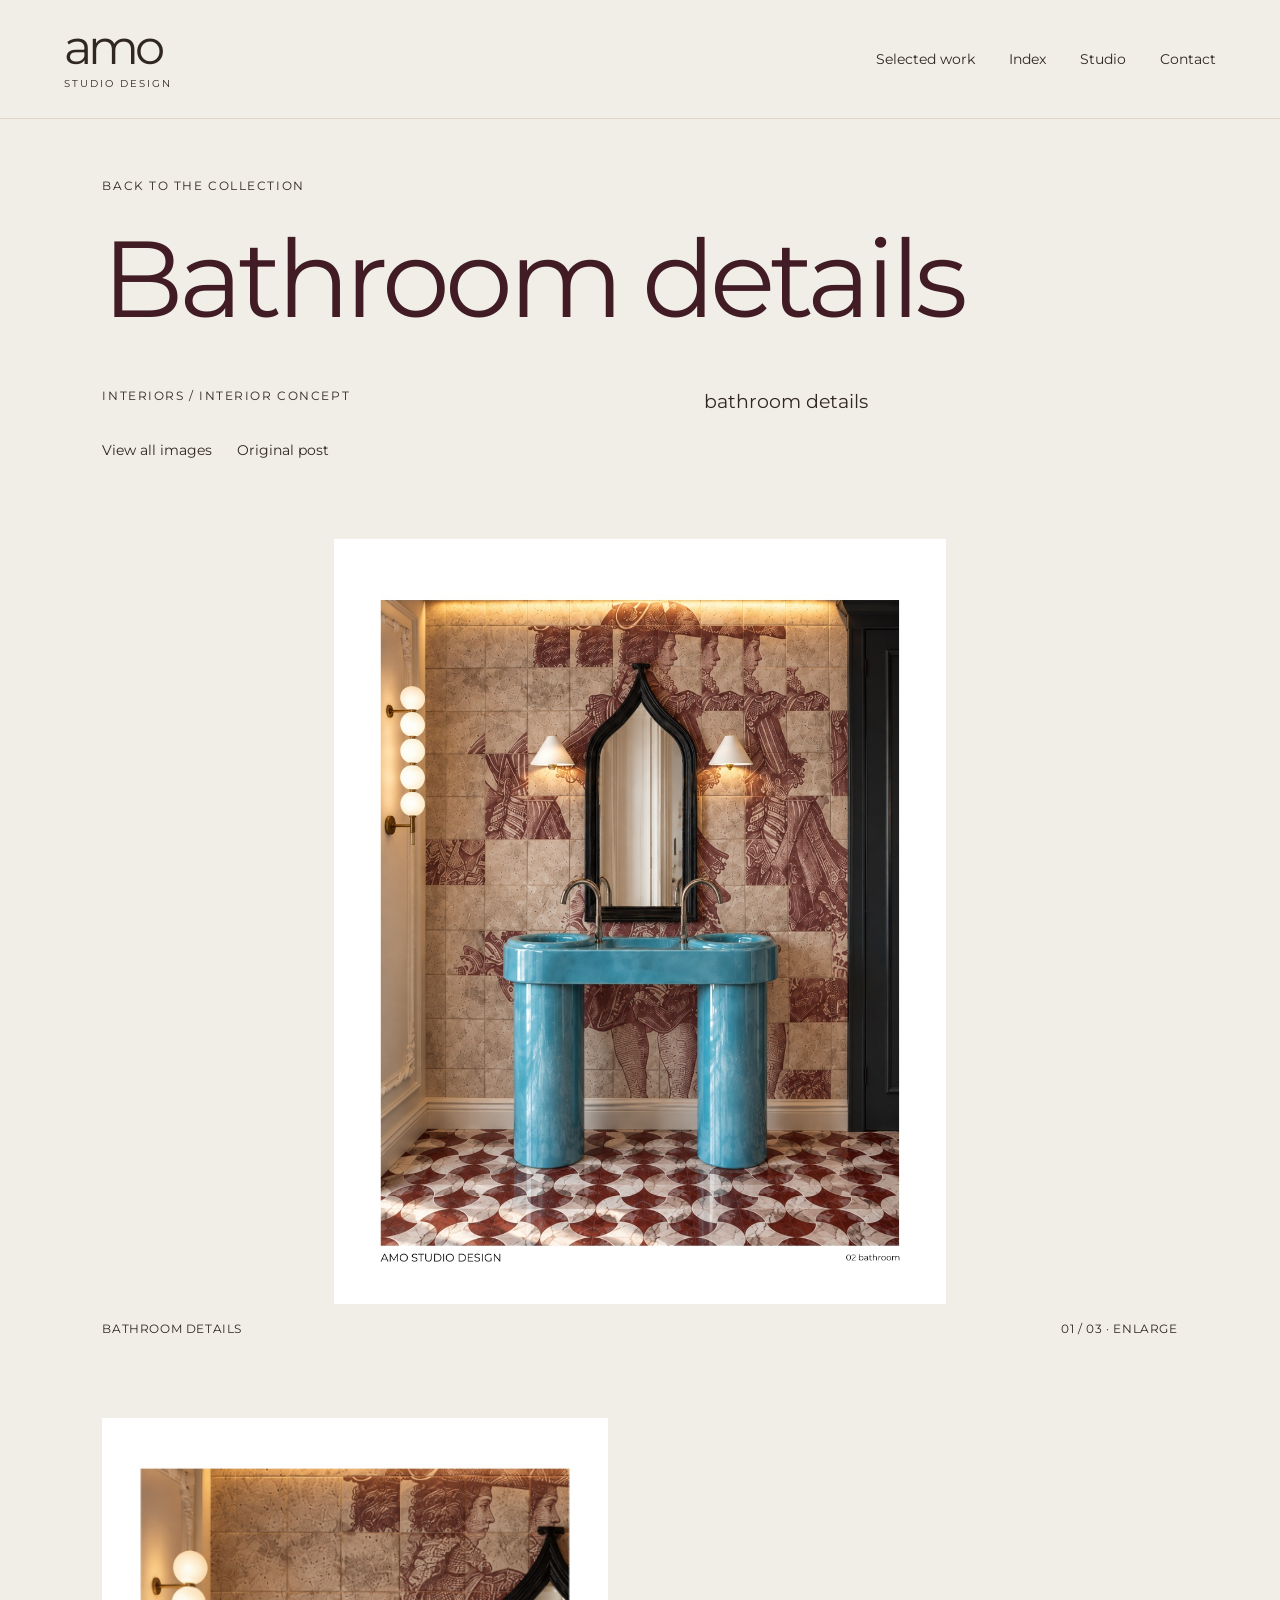
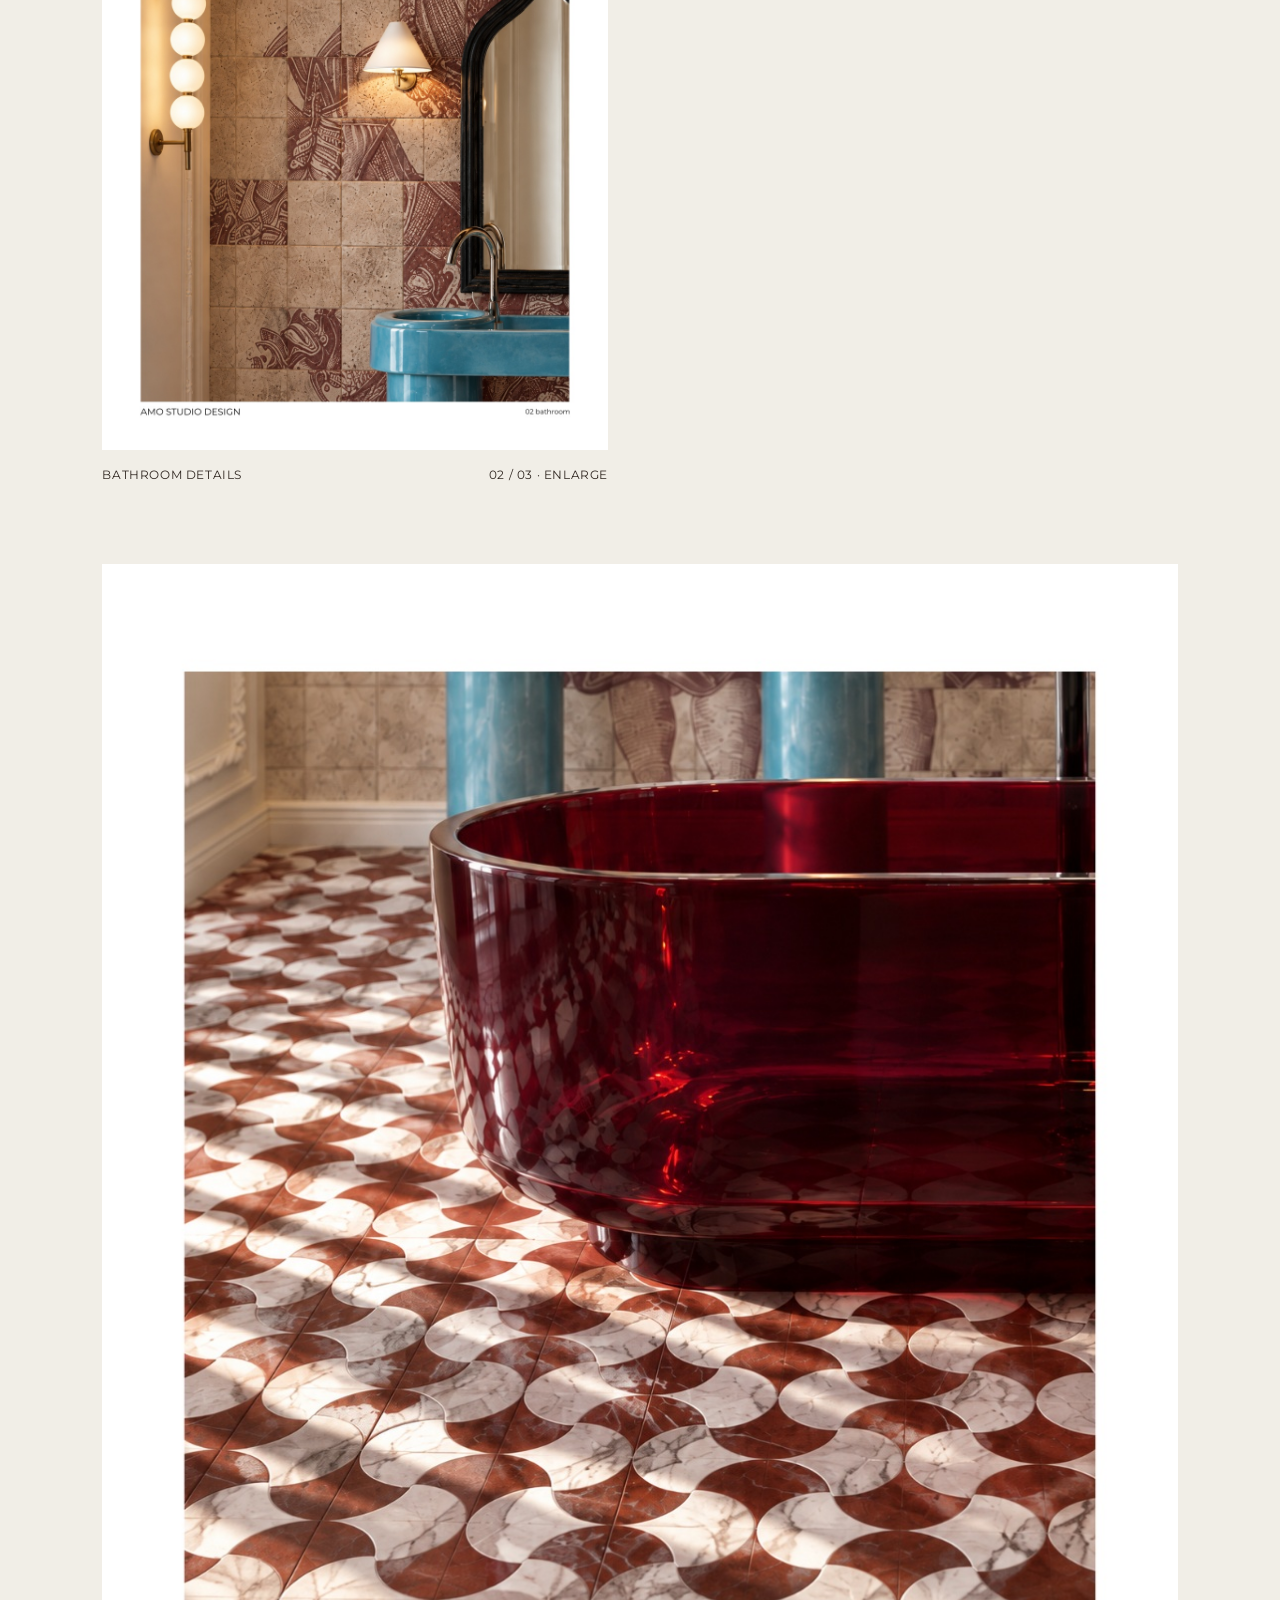
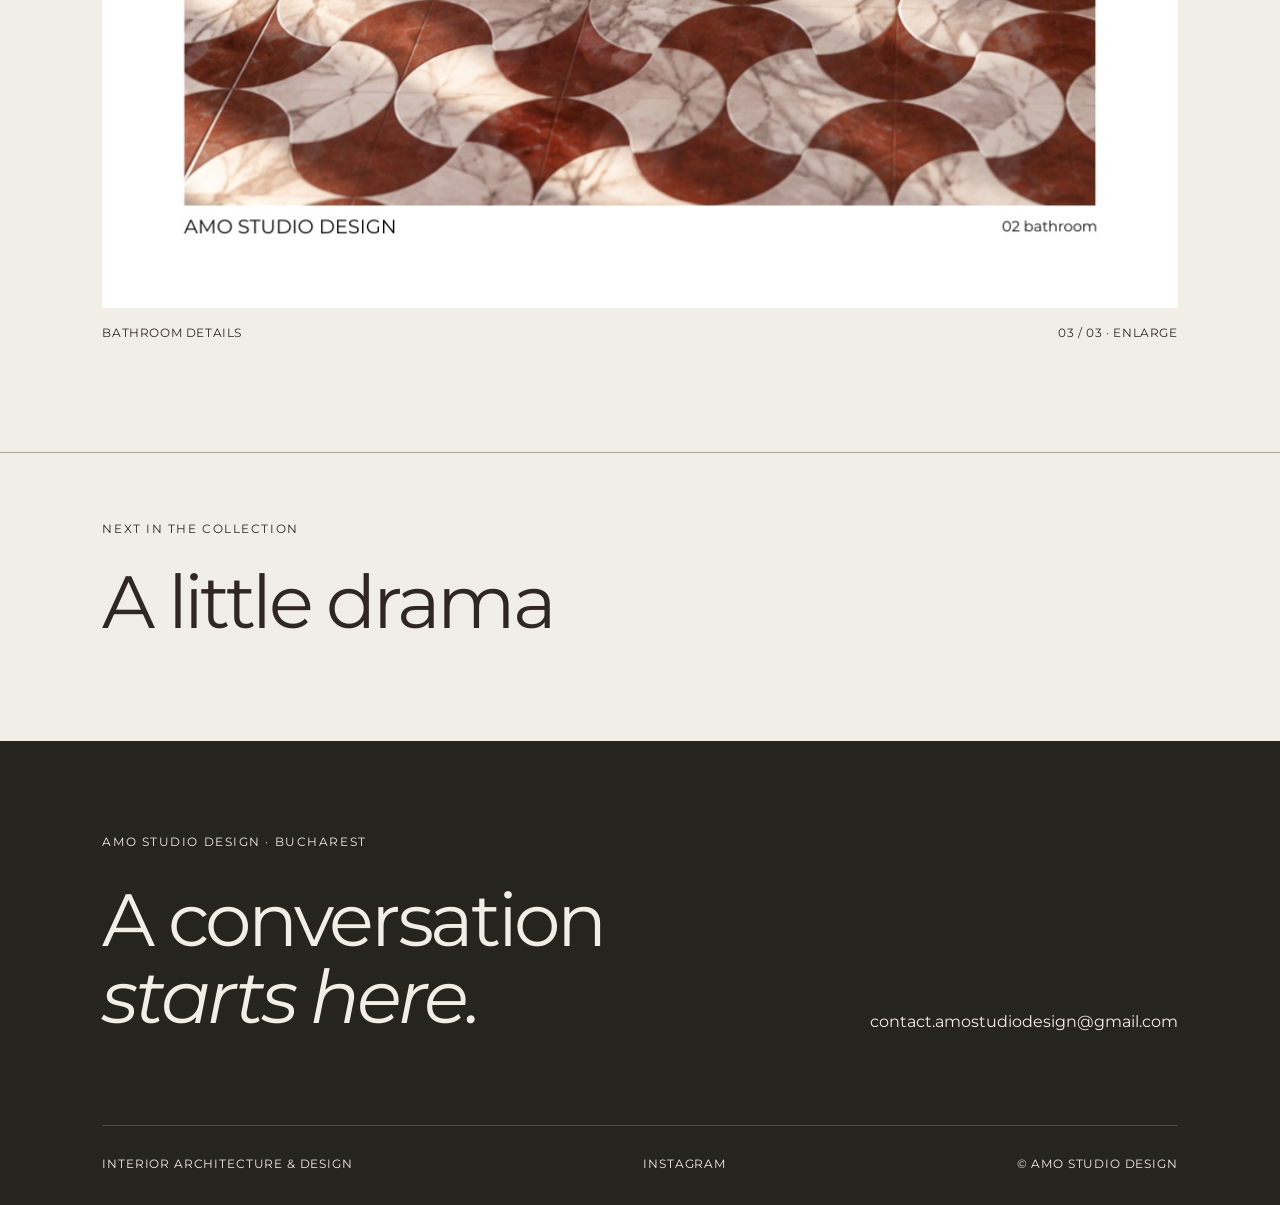
<file: ddo1uuwcfye.html>
<!doctype html><html lang="en"><head><meta charset="utf-8"><meta name="viewport" content="width=device-width,initial-scale=1"><meta name="theme-color" content="#f3f0e9"><meta name="description" content="AMO Studio Design — an interior architecture and design portfolio, Bucharest."><meta name="color-scheme" content="light"><title>Bathroom details — AMO Studio Design</title><link rel="stylesheet" href="style.css"><script defer src="app.js"></script></head><body><div class="reading-progress" aria-hidden="true"></div><a class="skip" href="#main">Skip to content</a><header><a class="brand" href="index.html" aria-label="AMO Studio Design home">amo<span>STUDIO DESIGN</span></a><nav aria-label="Main navigation"><a href="index.html#work">Selected work</a><a href="index.html#archive">Index</a><a class="desktop" href="index.html#studio">Studio</a><a href="#contact">Contact</a></nav></header><main id="main"><section class="project-head"><a class="eyebrow" href="index.html#archive">Back to the collection</a><h1>Bathroom details</h1><div class="project-info"><div><span class="eyebrow">Interiors / Interior concept</span><nav class="project-nav" aria-label="Project sections"><a href="#gallery">View all images</a><a href="https://www.instagram.com/p/DdO1uuWCFye/" target="_blank" rel="noopener">Original post</a></nav></div><p>bathroom details</p></div></section><section id="gallery" class="project-gallery" aria-label="Project images"><figure class="reveal"><button data-image="0001-ddo1uuwcfye-01.jpg" data-alt="Bathroom details — view 1" aria-label="Enlarge Bathroom details view 1"><img src="0001-ddo1uuwcfye-01.jpg" width="1080" height="1350" alt="Bathroom details — view 1" loading="eager" decoding="async"></button><figcaption class="caption"><span>Bathroom details</span><span>01 / 03 · Enlarge</span></figcaption></figure><figure class="reveal"><button data-image="0001-ddo1uuwcfye-02.jpg" data-alt="Bathroom details — view 2" aria-label="Enlarge Bathroom details view 2"><img src="0001-ddo1uuwcfye-02.jpg" width="1080" height="1350" alt="Bathroom details — view 2" loading="lazy" decoding="async"></button><figcaption class="caption"><span>Bathroom details</span><span>02 / 03 · Enlarge</span></figcaption></figure><figure class="reveal"><button data-image="0001-ddo1uuwcfye-03.jpg" data-alt="Bathroom details — view 3" aria-label="Enlarge Bathroom details view 3"><img src="0001-ddo1uuwcfye-03.jpg" width="1080" height="1350" alt="Bathroom details — view 3" loading="lazy" decoding="async"></button><figcaption class="caption"><span>Bathroom details</span><span>03 / 03 · Enlarge</span></figcaption></figure></section><a class="next-project" style="display:block" href="ddo0vthioks.html"><span class="eyebrow">Next in the collection</span><h2>A little drama</h2></a></main><dialog aria-label="Image viewer"><button class="close">Close</button><img alt=""><div class="light-controls"><button class="prev" aria-label="Previous image">Previous</button><span class="counter"></span><button class="next" aria-label="Next image">Next</button></div></dialog><footer id="contact"><div class="footer-top"><div><span class="eyebrow">AMO Studio Design · Bucharest</span><h2>A conversation<br><em>starts here.</em></h2></div><a href="mailto:contact.amostudiodesign@gmail.com">contact.amostudiodesign@gmail.com</a></div><div class="footer-bottom"><span>INTERIOR ARCHITECTURE & DESIGN</span><a href="https://www.instagram.com/amostudiodesign/" target="_blank" rel="noopener">INSTAGRAM</a><span>© AMO STUDIO DESIGN</span></div></footer></body></html>
</file>
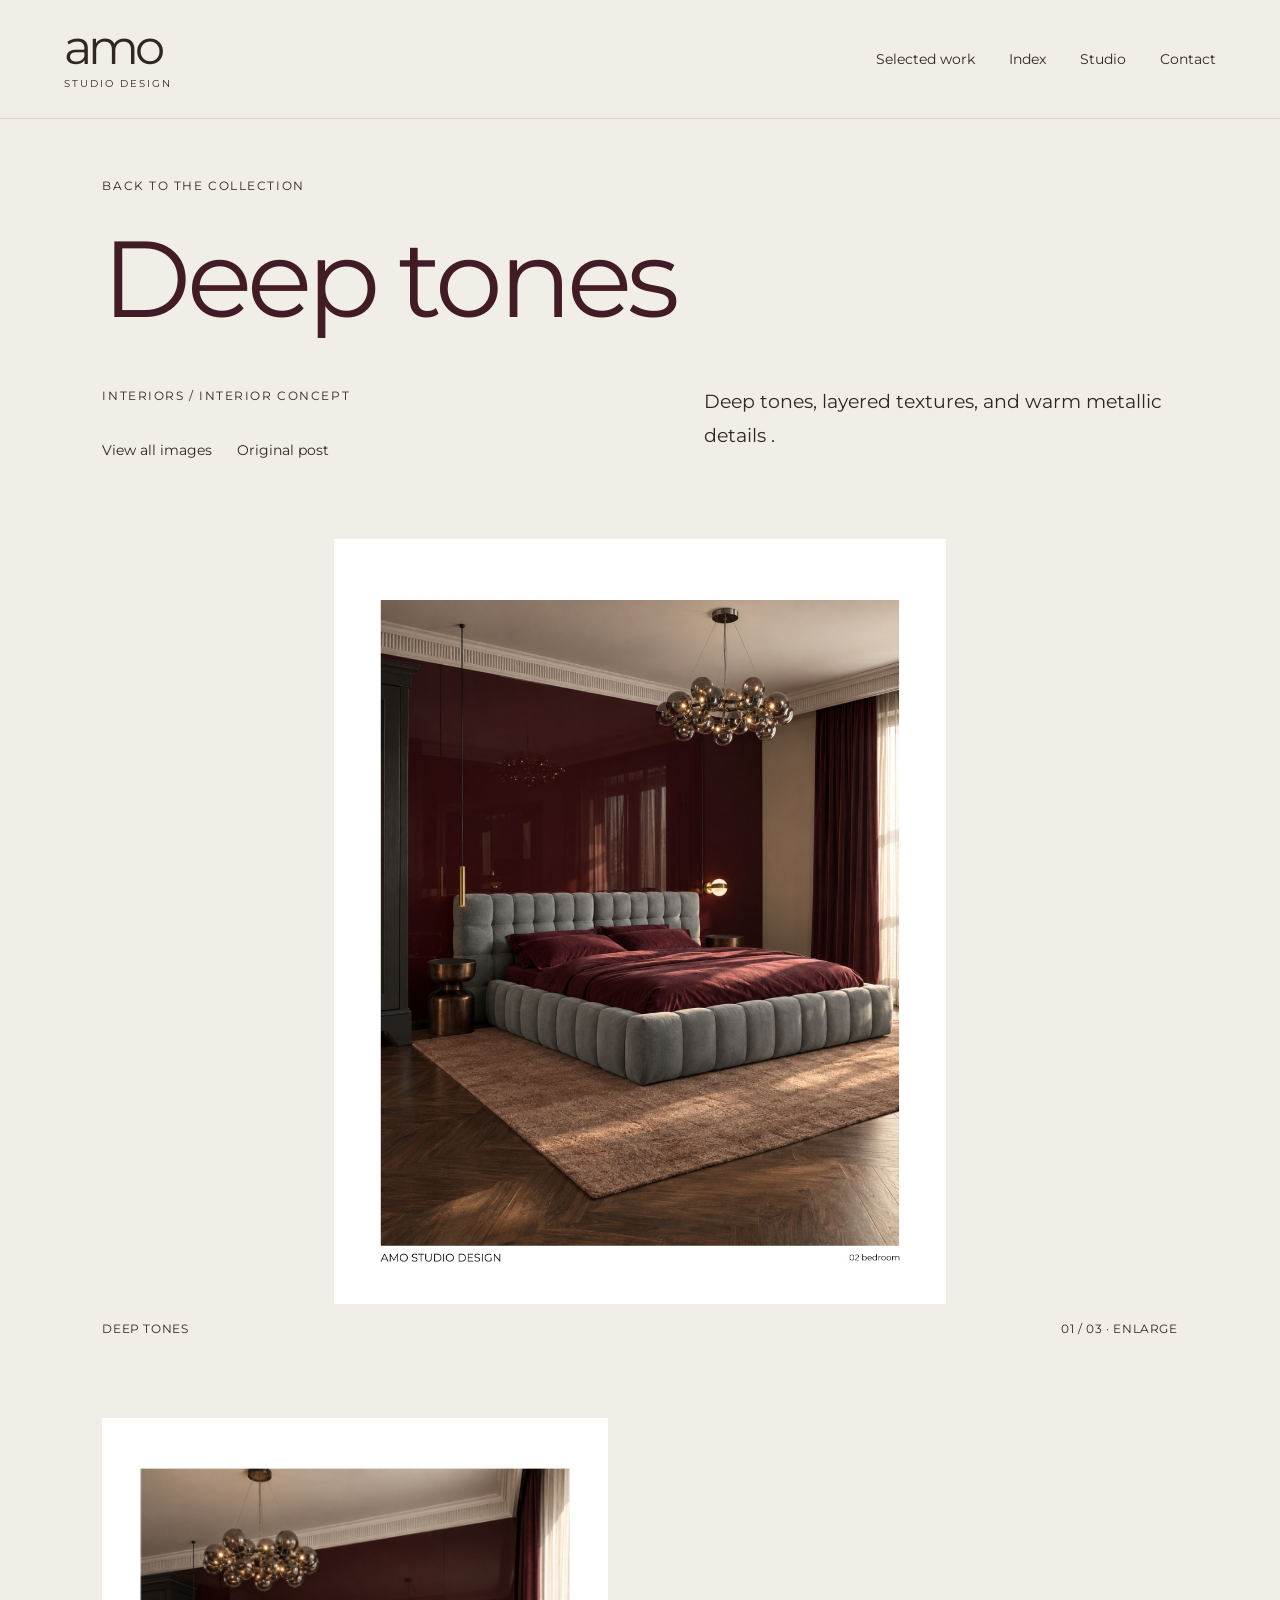
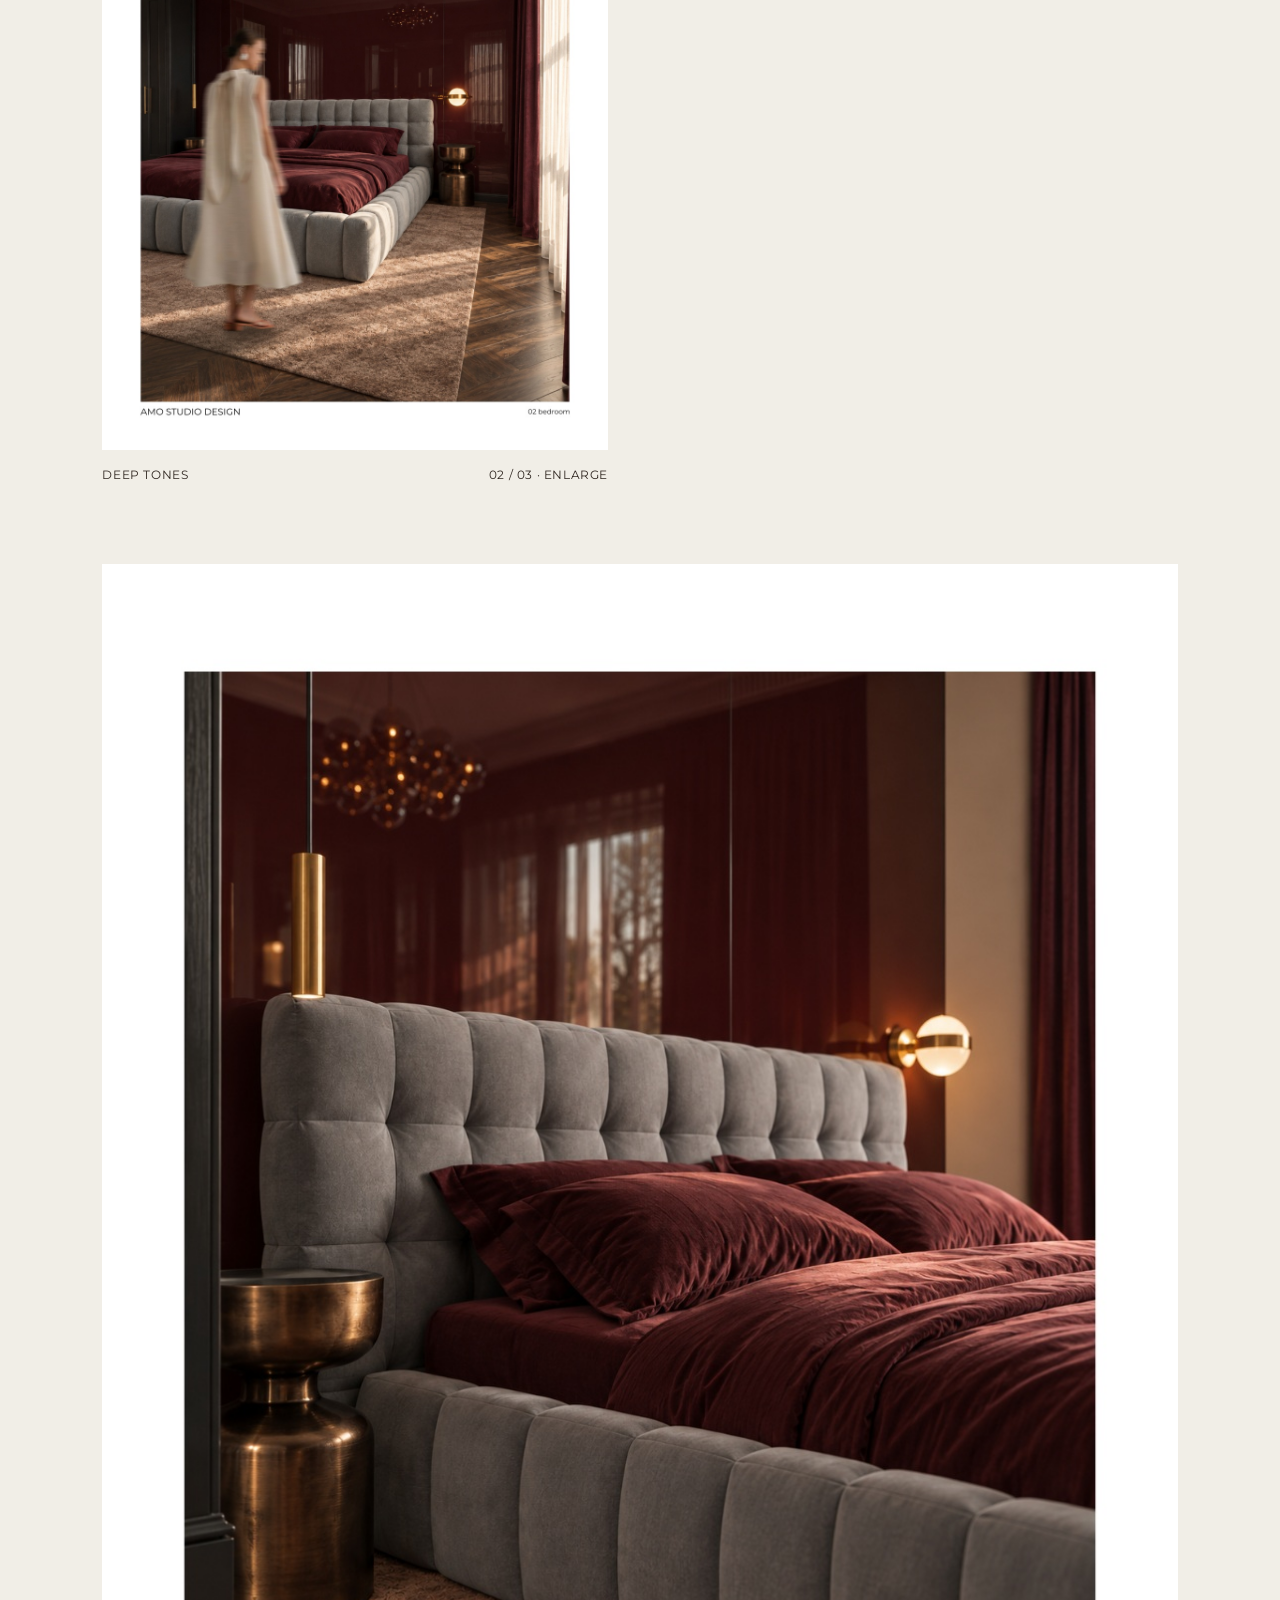
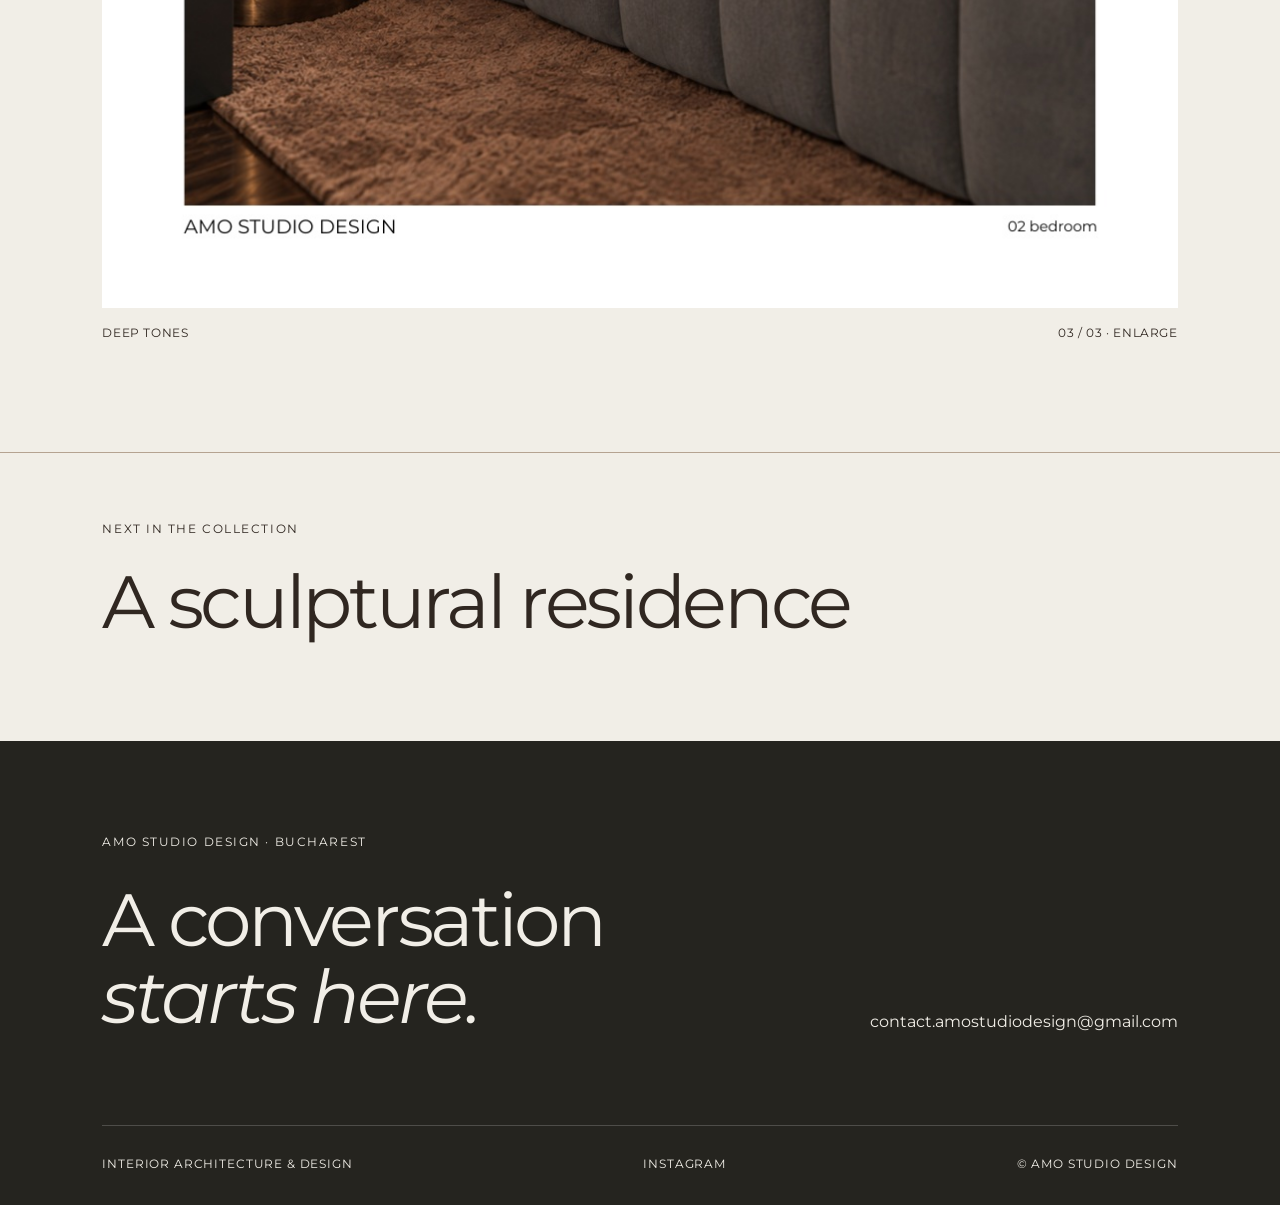
<file: ddogkjvcora.html>
<!doctype html><html lang="en"><head><meta charset="utf-8"><meta name="viewport" content="width=device-width,initial-scale=1"><meta name="theme-color" content="#f3f0e9"><meta name="description" content="AMO Studio Design — an interior architecture and design portfolio, Bucharest."><meta name="color-scheme" content="light"><title>Deep tones — AMO Studio Design</title><link rel="stylesheet" href="style.css"><script defer src="app.js"></script></head><body><div class="reading-progress" aria-hidden="true"></div><a class="skip" href="#main">Skip to content</a><header><a class="brand" href="index.html" aria-label="AMO Studio Design home">amo<span>STUDIO DESIGN</span></a><nav aria-label="Main navigation"><a href="index.html#work">Selected work</a><a href="index.html#archive">Index</a><a class="desktop" href="index.html#studio">Studio</a><a href="#contact">Contact</a></nav></header><main id="main"><section class="project-head"><a class="eyebrow" href="index.html#archive">Back to the collection</a><h1>Deep tones</h1><div class="project-info"><div><span class="eyebrow">Interiors / Interior concept</span><nav class="project-nav" aria-label="Project sections"><a href="#gallery">View all images</a><a href="https://www.instagram.com/p/DdOgKJVCORa/" target="_blank" rel="noopener">Original post</a></nav></div><p>Deep tones, layered textures, and warm metallic details .</p></div></section><section id="gallery" class="project-gallery" aria-label="Project images"><figure class="reveal"><button data-image="0003-ddogkjvcora-01.jpg" data-alt="Deep tones — view 1" aria-label="Enlarge Deep tones view 1"><img src="0003-ddogkjvcora-01.jpg" width="1080" height="1350" alt="Deep tones — view 1" loading="eager" decoding="async"></button><figcaption class="caption"><span>Deep tones</span><span>01 / 03 · Enlarge</span></figcaption></figure><figure class="reveal"><button data-image="0003-ddogkjvcora-02.jpg" data-alt="Deep tones — view 2" aria-label="Enlarge Deep tones view 2"><img src="0003-ddogkjvcora-02.jpg" width="1080" height="1350" alt="Deep tones — view 2" loading="lazy" decoding="async"></button><figcaption class="caption"><span>Deep tones</span><span>02 / 03 · Enlarge</span></figcaption></figure><figure class="reveal"><button data-image="0003-ddogkjvcora-03.jpg" data-alt="Deep tones — view 3" aria-label="Enlarge Deep tones view 3"><img src="0003-ddogkjvcora-03.jpg" width="1080" height="1350" alt="Deep tones — view 3" loading="lazy" decoding="async"></button><figcaption class="caption"><span>Deep tones</span><span>03 / 03 · Enlarge</span></figcaption></figure></section><a class="next-project" style="display:block" href="ddgq4a_immq.html"><span class="eyebrow">Next in the collection</span><h2>A sculptural residence</h2></a></main><dialog aria-label="Image viewer"><button class="close">Close</button><img alt=""><div class="light-controls"><button class="prev" aria-label="Previous image">Previous</button><span class="counter"></span><button class="next" aria-label="Next image">Next</button></div></dialog><footer id="contact"><div class="footer-top"><div><span class="eyebrow">AMO Studio Design · Bucharest</span><h2>A conversation<br><em>starts here.</em></h2></div><a href="mailto:contact.amostudiodesign@gmail.com">contact.amostudiodesign@gmail.com</a></div><div class="footer-bottom"><span>INTERIOR ARCHITECTURE & DESIGN</span><a href="https://www.instagram.com/amostudiodesign/" target="_blank" rel="noopener">INSTAGRAM</a><span>© AMO STUDIO DESIGN</span></div></footer></body></html>
</file>
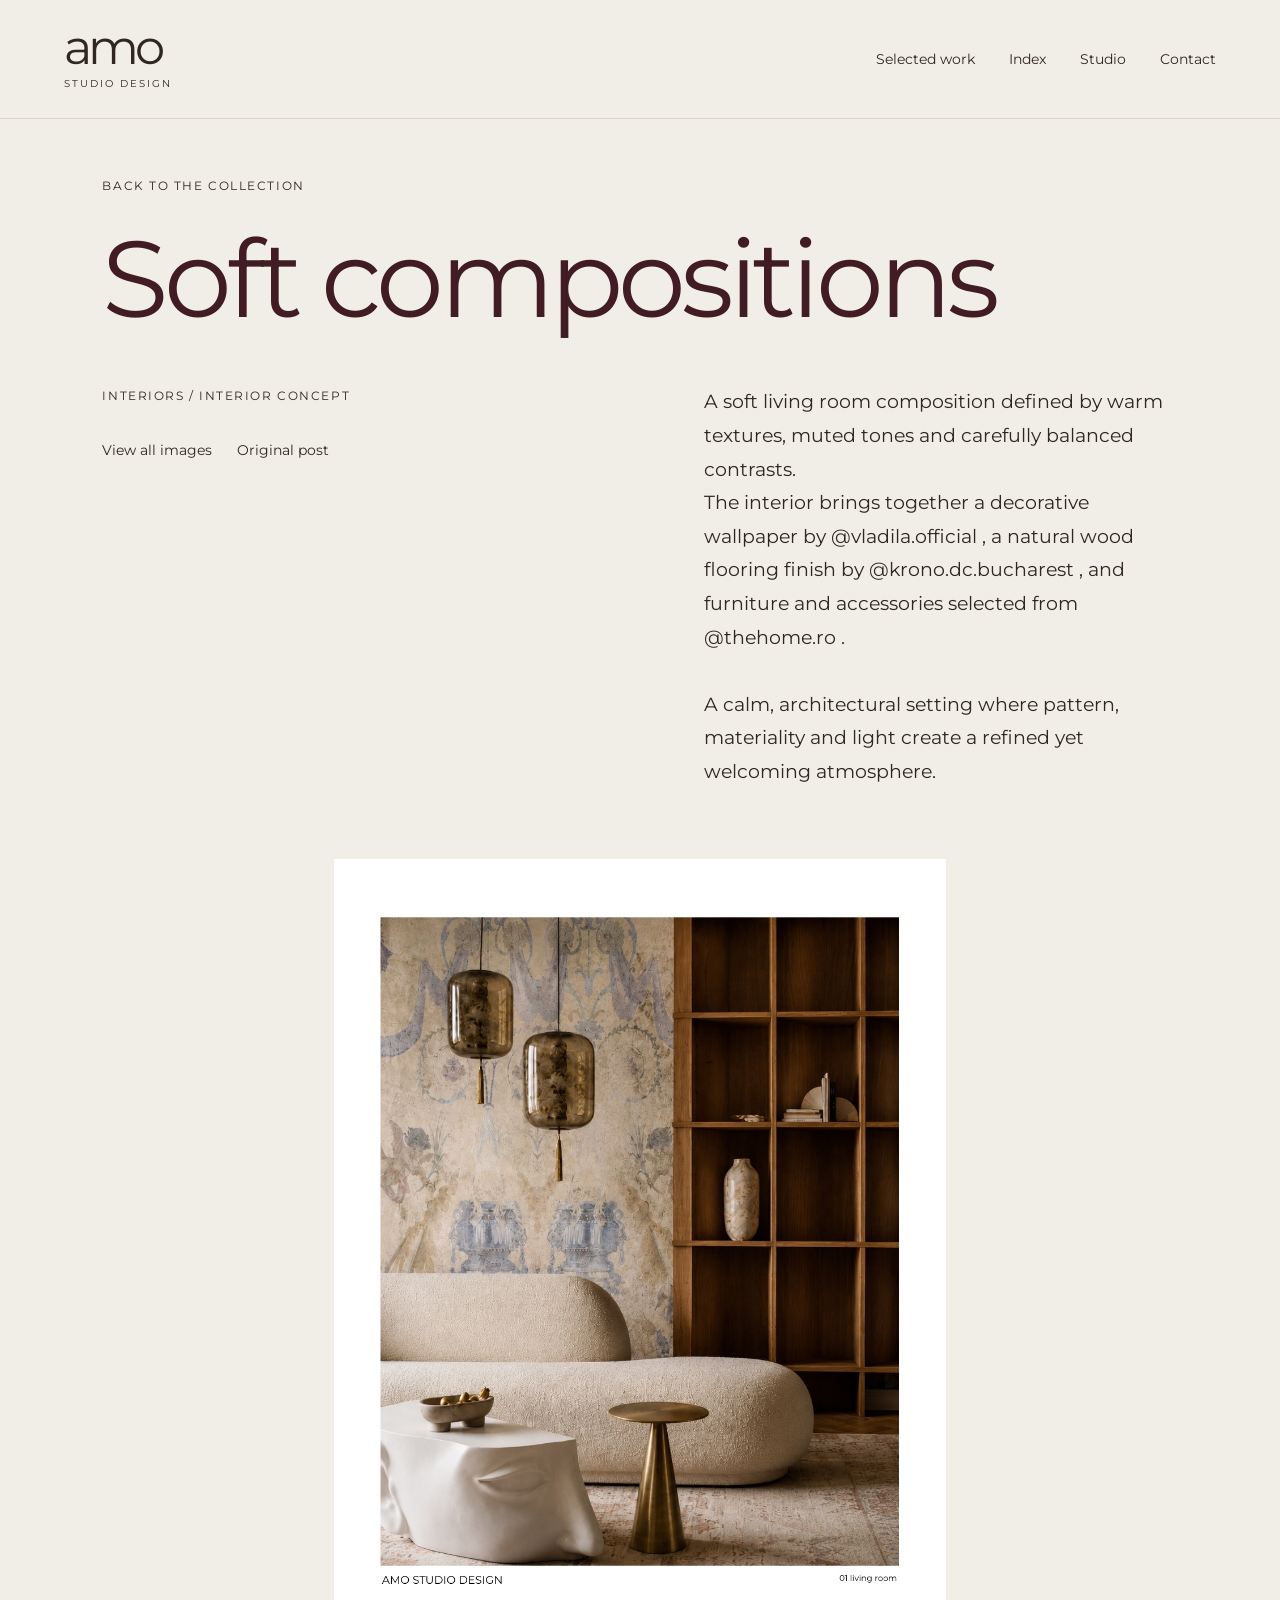
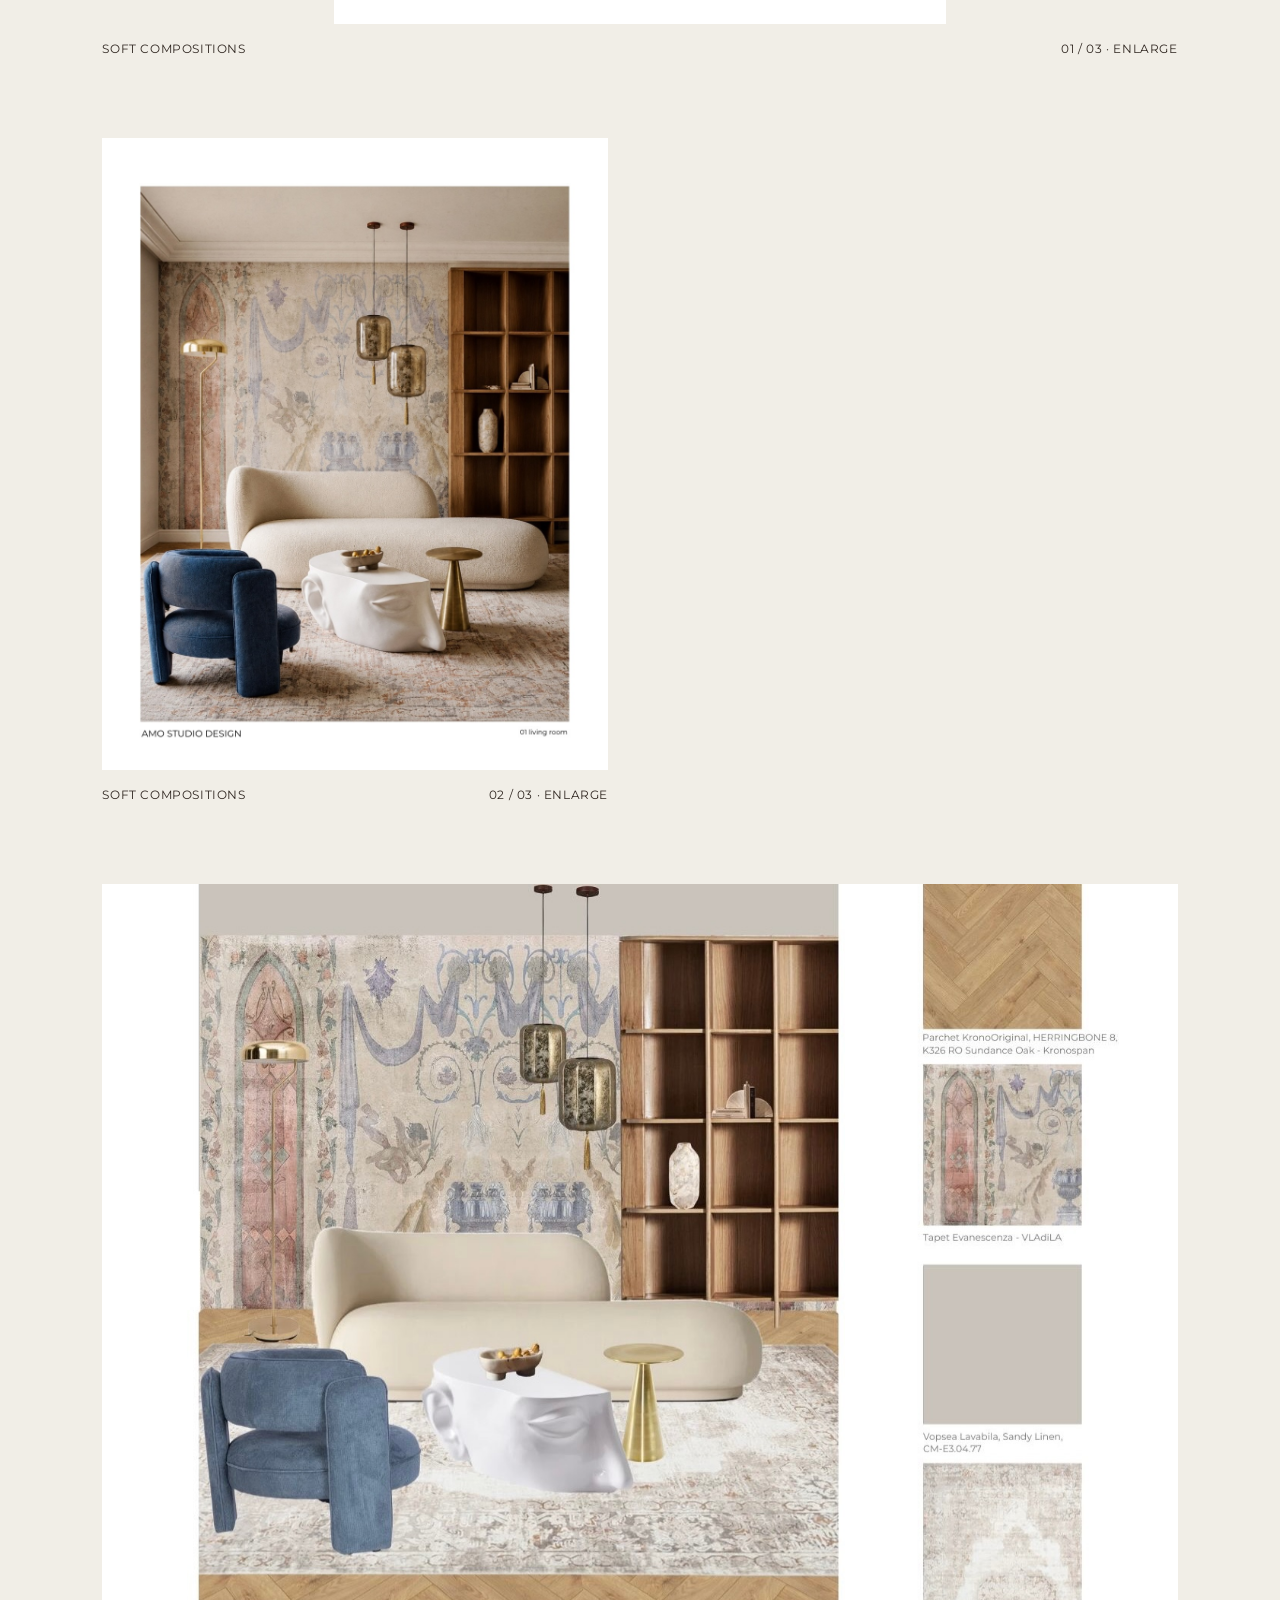
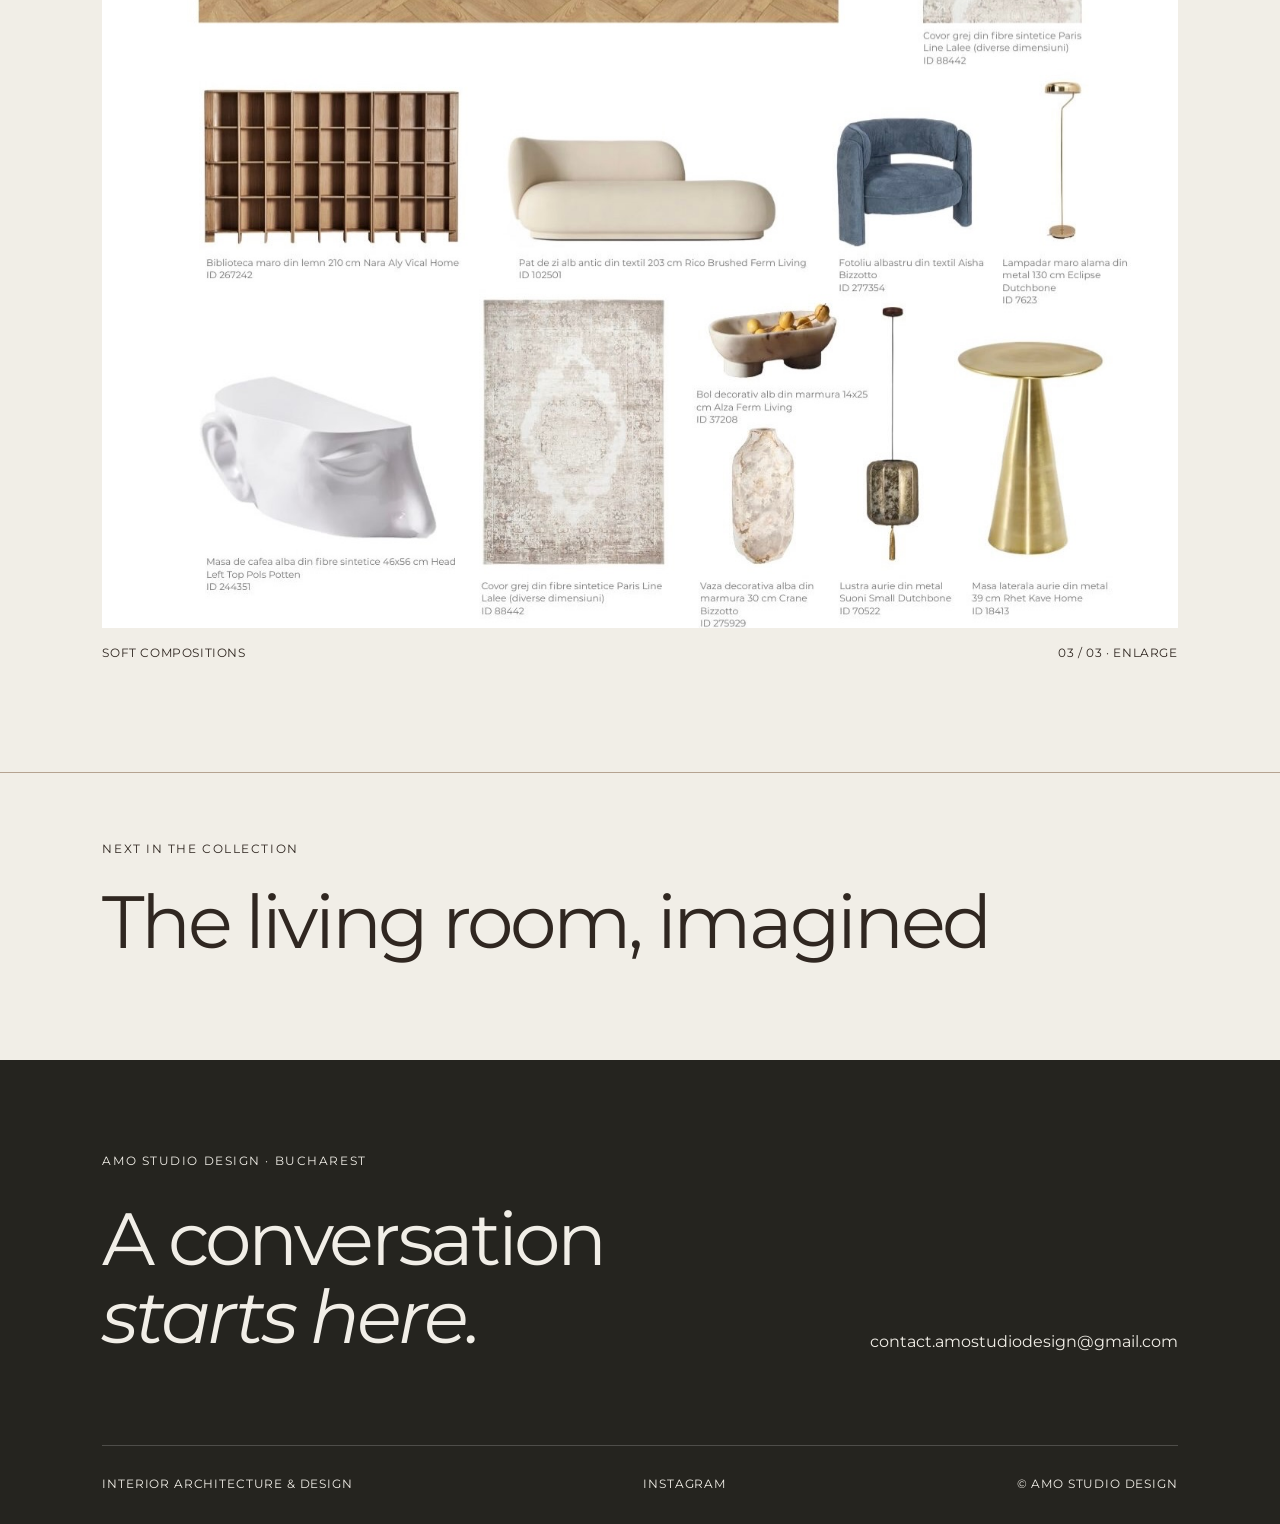
<file: dz5t7aiicmo.html>
<!doctype html><html lang="en"><head><meta charset="utf-8"><meta name="viewport" content="width=device-width,initial-scale=1"><meta name="theme-color" content="#f3f0e9"><meta name="description" content="AMO Studio Design — an interior architecture and design portfolio, Bucharest."><meta name="color-scheme" content="light"><title>Soft compositions — AMO Studio Design</title><link rel="stylesheet" href="style.css"><script defer src="app.js"></script></head><body><div class="reading-progress" aria-hidden="true"></div><a class="skip" href="#main">Skip to content</a><header><a class="brand" href="index.html" aria-label="AMO Studio Design home">amo<span>STUDIO DESIGN</span></a><nav aria-label="Main navigation"><a href="index.html#work">Selected work</a><a href="index.html#archive">Index</a><a class="desktop" href="index.html#studio">Studio</a><a href="#contact">Contact</a></nav></header><main id="main"><section class="project-head"><a class="eyebrow" href="index.html#archive">Back to the collection</a><h1>Soft compositions</h1><div class="project-info"><div><span class="eyebrow">Interiors / Interior concept</span><nav class="project-nav" aria-label="Project sections"><a href="#gallery">View all images</a><a href="https://www.instagram.com/p/DZ5T7AIiCmO/" target="_blank" rel="noopener">Original post</a></nav></div><p>A soft living room composition defined by warm textures, muted tones and carefully balanced contrasts.
The interior brings together a decorative wallpaper by @vladila.official , a natural wood flooring finish by @krono.dc.bucharest , and furniture and accessories selected from @thehome.ro .

A calm, architectural setting where pattern, materiality and light create a refined yet welcoming atmosphere.</p></div></section><section id="gallery" class="project-gallery" aria-label="Project images"><figure class="reveal"><button data-image="0006-dz5t7aiicmo-01.jpg" data-alt="Soft compositions — view 1" aria-label="Enlarge Soft compositions view 1"><img src="0006-dz5t7aiicmo-01.jpg" width="1080" height="1350" alt="Soft compositions — view 1" loading="eager" decoding="async"></button><figcaption class="caption"><span>Soft compositions</span><span>01 / 03 · Enlarge</span></figcaption></figure><figure class="reveal"><button data-image="0006-dz5t7aiicmo-02.jpg" data-alt="Soft compositions — view 2" aria-label="Enlarge Soft compositions view 2"><img src="0006-dz5t7aiicmo-02.jpg" width="1080" height="1350" alt="Soft compositions — view 2" loading="lazy" decoding="async"></button><figcaption class="caption"><span>Soft compositions</span><span>02 / 03 · Enlarge</span></figcaption></figure><figure class="reveal"><button data-image="0006-dz5t7aiicmo-03.jpg" data-alt="Soft compositions — view 3" aria-label="Enlarge Soft compositions view 3"><img src="0006-dz5t7aiicmo-03.jpg" width="1414" height="1767" alt="Soft compositions — view 3" loading="lazy" decoding="async"></button><figcaption class="caption"><span>Soft compositions</span><span>03 / 03 · Enlarge</span></figcaption></figure></section><a class="next-project" style="display:block" href="dz5td2rik7s.html"><span class="eyebrow">Next in the collection</span><h2>The living room, imagined</h2></a></main><dialog aria-label="Image viewer"><button class="close">Close</button><img alt=""><div class="light-controls"><button class="prev" aria-label="Previous image">Previous</button><span class="counter"></span><button class="next" aria-label="Next image">Next</button></div></dialog><footer id="contact"><div class="footer-top"><div><span class="eyebrow">AMO Studio Design · Bucharest</span><h2>A conversation<br><em>starts here.</em></h2></div><a href="mailto:contact.amostudiodesign@gmail.com">contact.amostudiodesign@gmail.com</a></div><div class="footer-bottom"><span>INTERIOR ARCHITECTURE & DESIGN</span><a href="https://www.instagram.com/amostudiodesign/" target="_blank" rel="noopener">INSTAGRAM</a><span>© AMO STUDIO DESIGN</span></div></footer></body></html>
</file>
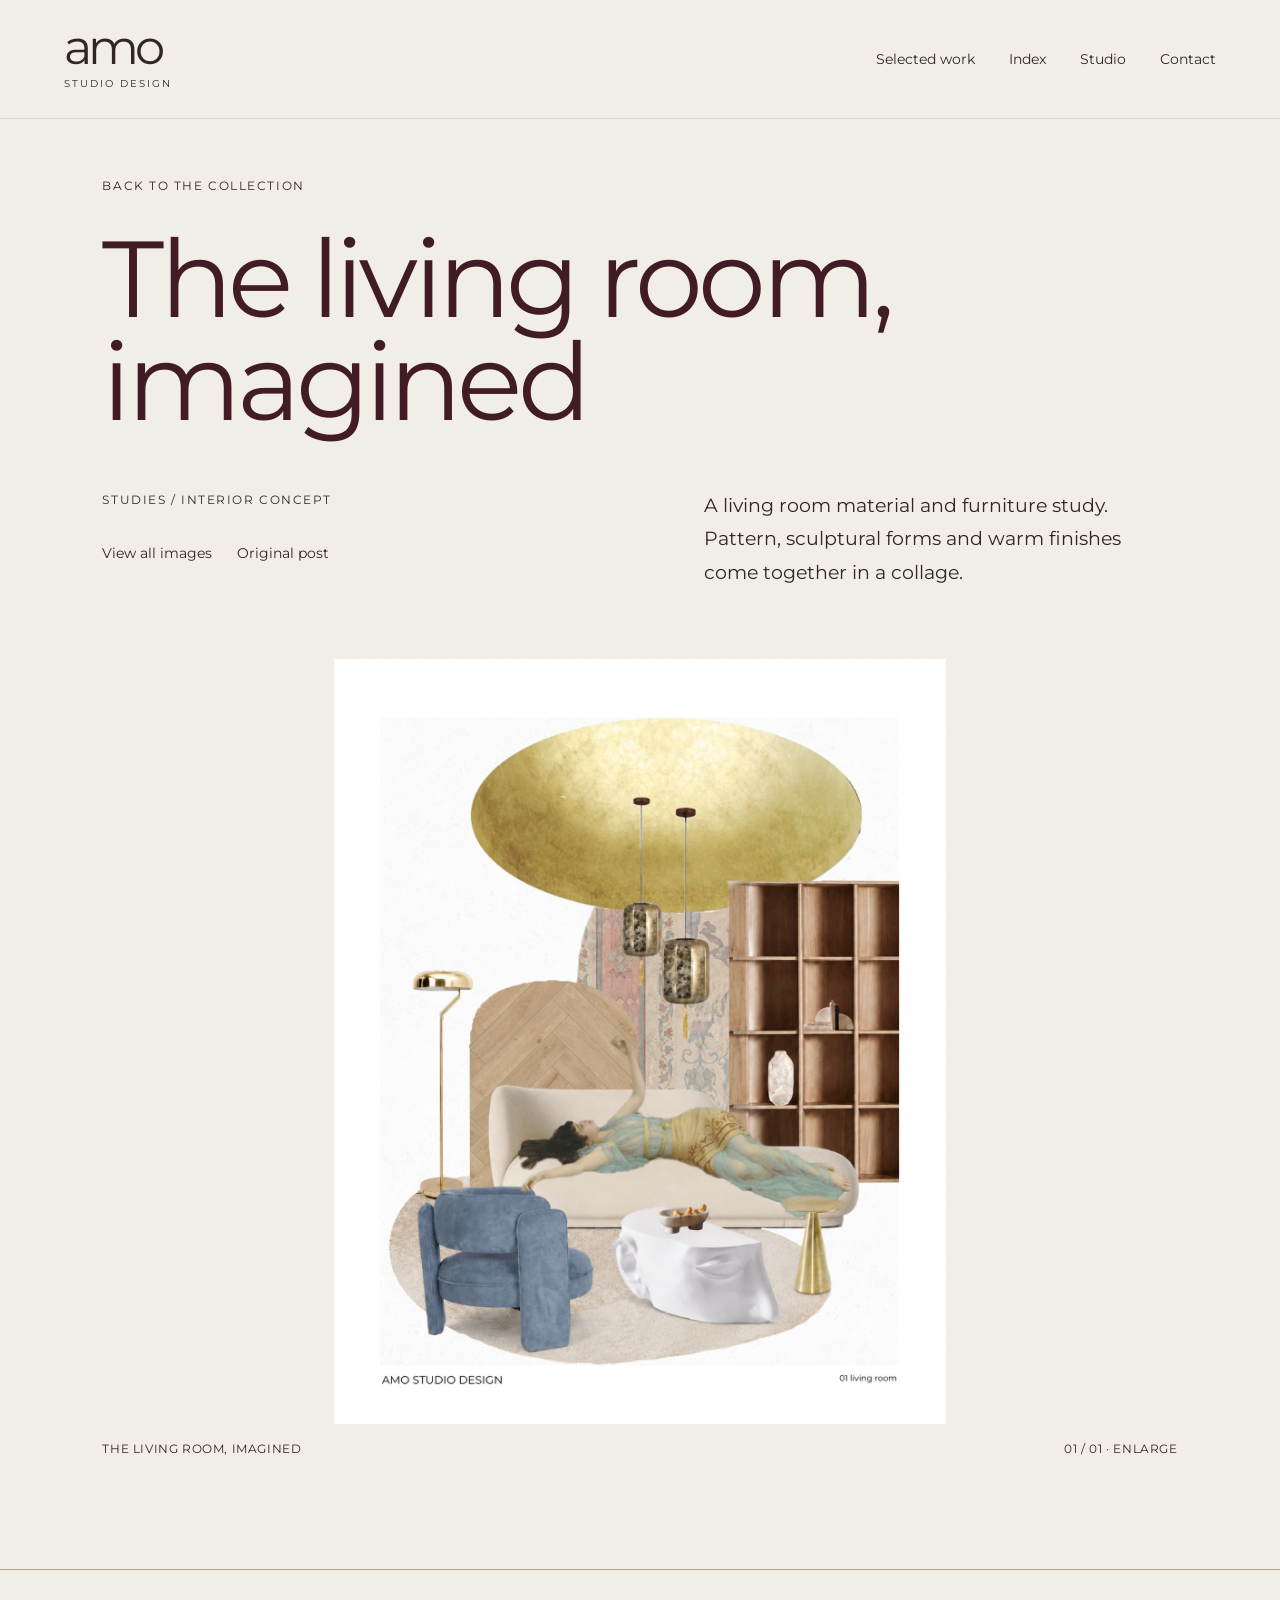
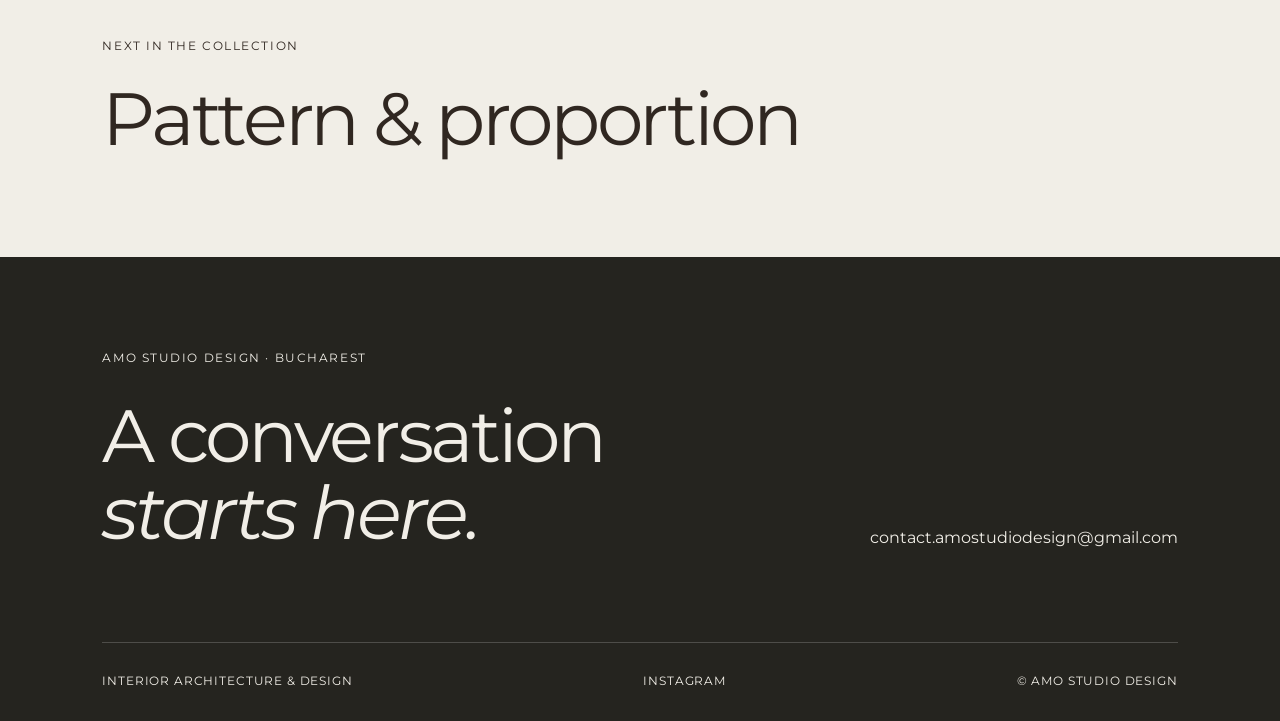
<file: dz5td2rik7s.html>
<!doctype html><html lang="en"><head><meta charset="utf-8"><meta name="viewport" content="width=device-width,initial-scale=1"><meta name="theme-color" content="#f3f0e9"><meta name="description" content="AMO Studio Design — an interior architecture and design portfolio, Bucharest."><meta name="color-scheme" content="light"><title>The living room, imagined — AMO Studio Design</title><link rel="stylesheet" href="style.css"><script defer src="app.js"></script></head><body><div class="reading-progress" aria-hidden="true"></div><a class="skip" href="#main">Skip to content</a><header><a class="brand" href="index.html" aria-label="AMO Studio Design home">amo<span>STUDIO DESIGN</span></a><nav aria-label="Main navigation"><a href="index.html#work">Selected work</a><a href="index.html#archive">Index</a><a class="desktop" href="index.html#studio">Studio</a><a href="#contact">Contact</a></nav></header><main id="main"><section class="project-head"><a class="eyebrow" href="index.html#archive">Back to the collection</a><h1>The living room, imagined</h1><div class="project-info"><div><span class="eyebrow">Studies / Interior concept</span><nav class="project-nav" aria-label="Project sections"><a href="#gallery">View all images</a><a href="https://www.instagram.com/p/DZ5Td2RIK7S/" target="_blank" rel="noopener">Original post</a></nav></div><p>A living room material and furniture study. Pattern, sculptural forms and warm finishes come together in a collage.</p></div></section><section id="gallery" class="project-gallery" aria-label="Project images"><figure class="reveal"><button data-image="0007-dz5td2rik7s-01.jpg" data-alt="The living room, imagined — view 1" aria-label="Enlarge The living room, imagined view 1"><img src="0007-dz5td2rik7s-01.jpg" width="1350" height="1688" alt="The living room, imagined — view 1" loading="eager" decoding="async"></button><figcaption class="caption"><span>The living room, imagined</span><span>01 / 01 · Enlarge</span></figcaption></figure></section><a class="next-project" style="display:block" href="dz5txzfii9q.html"><span class="eyebrow">Next in the collection</span><h2>Pattern & proportion</h2></a></main><dialog aria-label="Image viewer"><button class="close">Close</button><img alt=""><div class="light-controls"><button class="prev" aria-label="Previous image">Previous</button><span class="counter"></span><button class="next" aria-label="Next image">Next</button></div></dialog><footer id="contact"><div class="footer-top"><div><span class="eyebrow">AMO Studio Design · Bucharest</span><h2>A conversation<br><em>starts here.</em></h2></div><a href="mailto:contact.amostudiodesign@gmail.com">contact.amostudiodesign@gmail.com</a></div><div class="footer-bottom"><span>INTERIOR ARCHITECTURE & DESIGN</span><a href="https://www.instagram.com/amostudiodesign/" target="_blank" rel="noopener">INSTAGRAM</a><span>© AMO STUDIO DESIGN</span></div></footer></body></html>
</file>
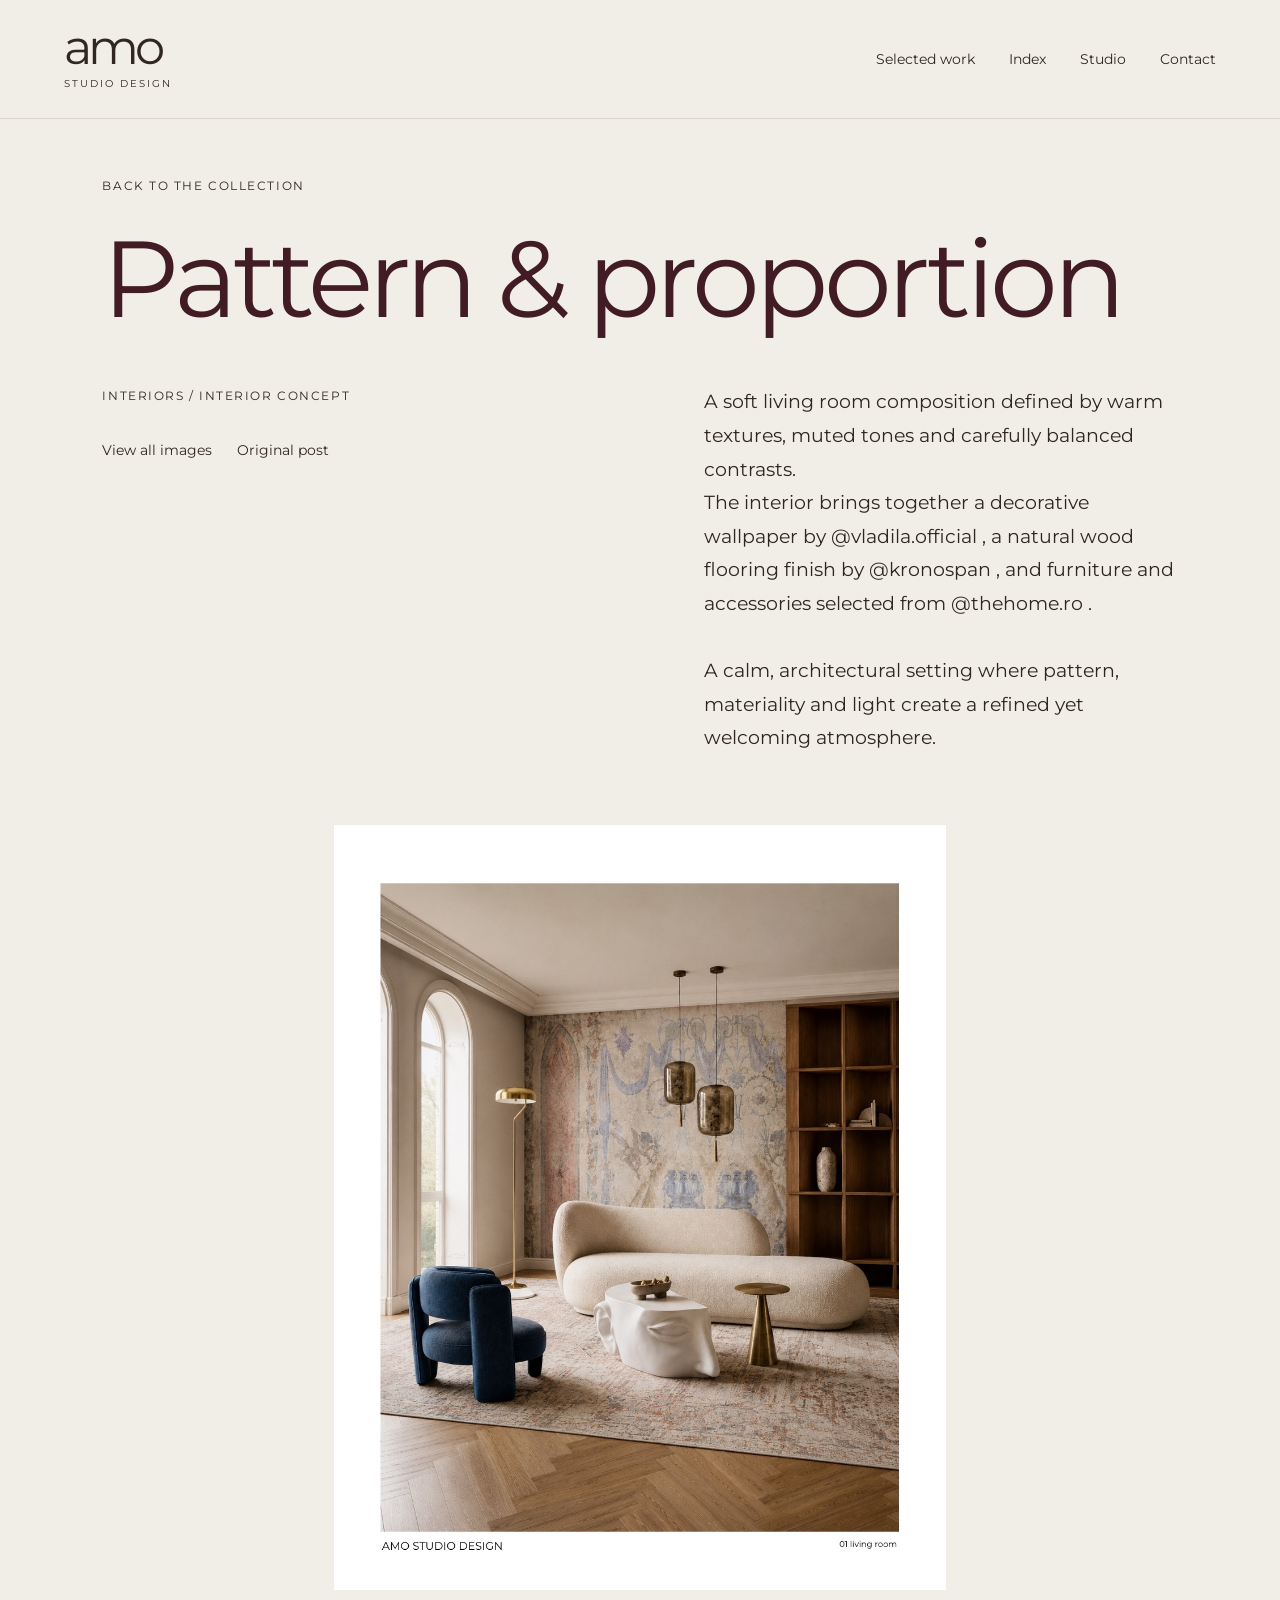
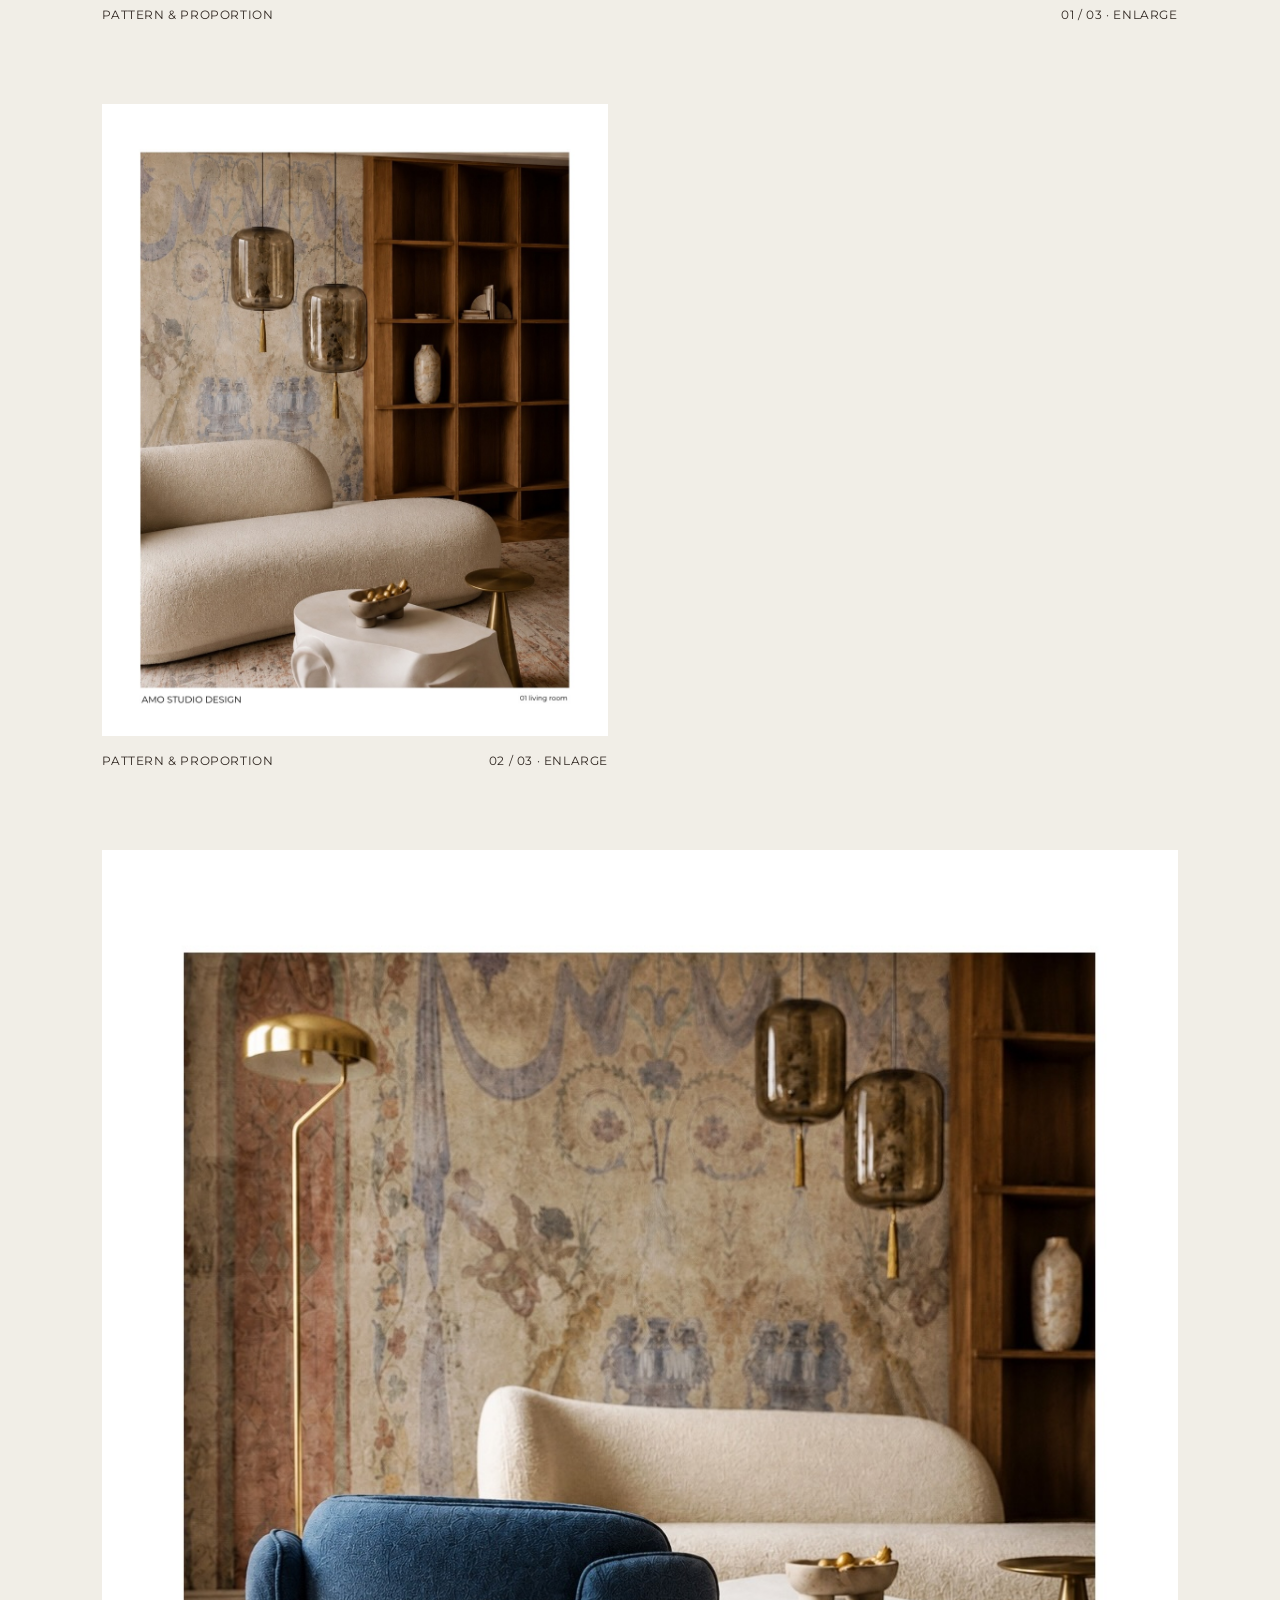
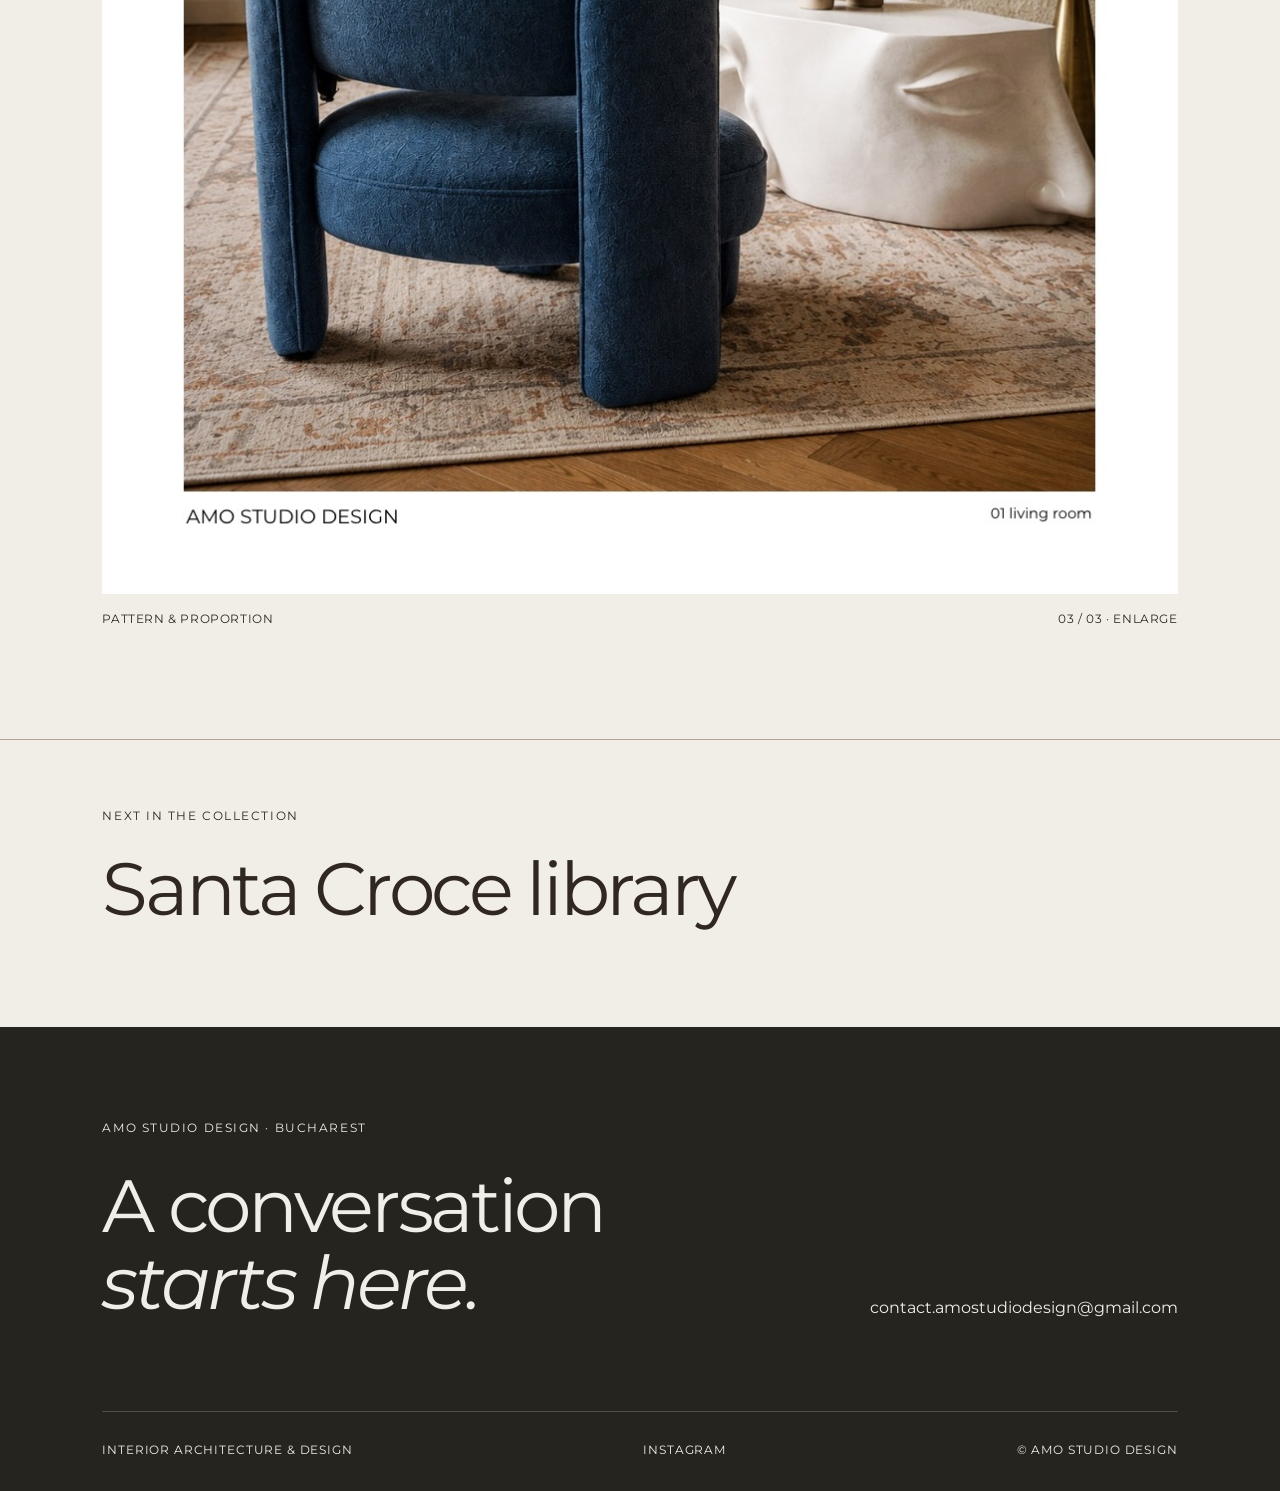
<file: dz5txzfii9q.html>
<!doctype html><html lang="en"><head><meta charset="utf-8"><meta name="viewport" content="width=device-width,initial-scale=1"><meta name="theme-color" content="#f3f0e9"><meta name="description" content="AMO Studio Design — an interior architecture and design portfolio, Bucharest."><meta name="color-scheme" content="light"><title>Pattern &amp; proportion — AMO Studio Design</title><link rel="stylesheet" href="style.css"><script defer src="app.js"></script></head><body><div class="reading-progress" aria-hidden="true"></div><a class="skip" href="#main">Skip to content</a><header><a class="brand" href="index.html" aria-label="AMO Studio Design home">amo<span>STUDIO DESIGN</span></a><nav aria-label="Main navigation"><a href="index.html#work">Selected work</a><a href="index.html#archive">Index</a><a class="desktop" href="index.html#studio">Studio</a><a href="#contact">Contact</a></nav></header><main id="main"><section class="project-head"><a class="eyebrow" href="index.html#archive">Back to the collection</a><h1>Pattern & proportion</h1><div class="project-info"><div><span class="eyebrow">Interiors / Interior concept</span><nav class="project-nav" aria-label="Project sections"><a href="#gallery">View all images</a><a href="https://www.instagram.com/p/DZ5TXzFiI9q/" target="_blank" rel="noopener">Original post</a></nav></div><p>A soft living room composition defined by warm textures, muted tones and carefully balanced contrasts.
The interior brings together a decorative wallpaper by @vladila.official , a natural wood flooring finish by @kronospan , and furniture and accessories selected from @thehome.ro .

A calm, architectural setting where pattern, materiality and light create a refined yet welcoming atmosphere.</p></div></section><section id="gallery" class="project-gallery" aria-label="Project images"><figure class="reveal"><button data-image="0008-dz5txzfii9q-01.jpg" data-alt="Pattern &amp; proportion — view 1" aria-label="Enlarge Pattern &amp; proportion view 1"><img src="0008-dz5txzfii9q-01.jpg" width="1080" height="1350" alt="Pattern &amp; proportion — view 1" loading="eager" decoding="async"></button><figcaption class="caption"><span>Pattern & proportion</span><span>01 / 03 · Enlarge</span></figcaption></figure><figure class="reveal"><button data-image="0008-dz5txzfii9q-02.jpg" data-alt="Pattern &amp; proportion — view 2" aria-label="Enlarge Pattern &amp; proportion view 2"><img src="0008-dz5txzfii9q-02.jpg" width="1080" height="1350" alt="Pattern &amp; proportion — view 2" loading="lazy" decoding="async"></button><figcaption class="caption"><span>Pattern & proportion</span><span>02 / 03 · Enlarge</span></figcaption></figure><figure class="reveal"><button data-image="0008-dz5txzfii9q-03.jpg" data-alt="Pattern &amp; proportion — view 3" aria-label="Enlarge Pattern &amp; proportion view 3"><img src="0008-dz5txzfii9q-03.jpg" width="1080" height="1350" alt="Pattern &amp; proportion — view 3" loading="lazy" decoding="async"></button><figcaption class="caption"><span>Pattern & proportion</span><span>03 / 03 · Enlarge</span></figcaption></figure></section><a class="next-project" style="display:block" href="dzfjwahimfg.html"><span class="eyebrow">Next in the collection</span><h2>Santa Croce library</h2></a></main><dialog aria-label="Image viewer"><button class="close">Close</button><img alt=""><div class="light-controls"><button class="prev" aria-label="Previous image">Previous</button><span class="counter"></span><button class="next" aria-label="Next image">Next</button></div></dialog><footer id="contact"><div class="footer-top"><div><span class="eyebrow">AMO Studio Design · Bucharest</span><h2>A conversation<br><em>starts here.</em></h2></div><a href="mailto:contact.amostudiodesign@gmail.com">contact.amostudiodesign@gmail.com</a></div><div class="footer-bottom"><span>INTERIOR ARCHITECTURE & DESIGN</span><a href="https://www.instagram.com/amostudiodesign/" target="_blank" rel="noopener">INSTAGRAM</a><span>© AMO STUDIO DESIGN</span></div></footer></body></html>
</file>
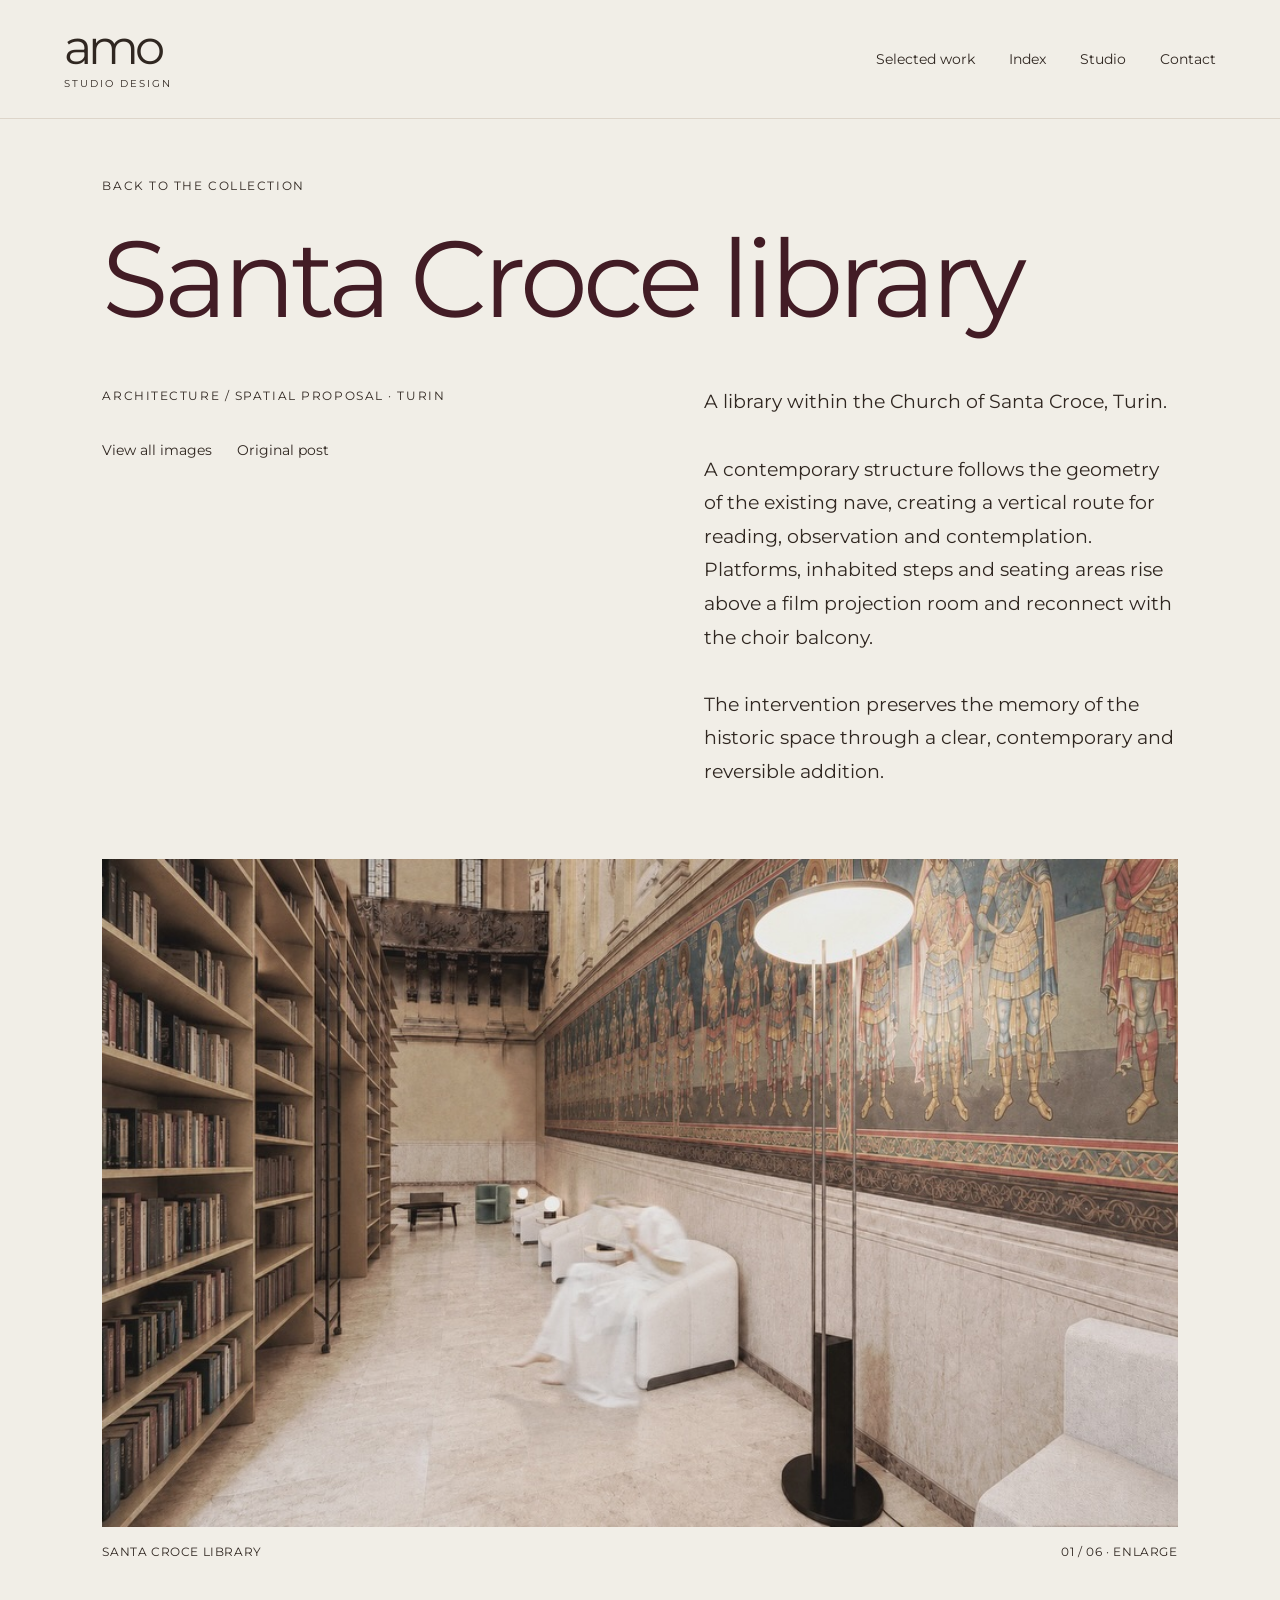
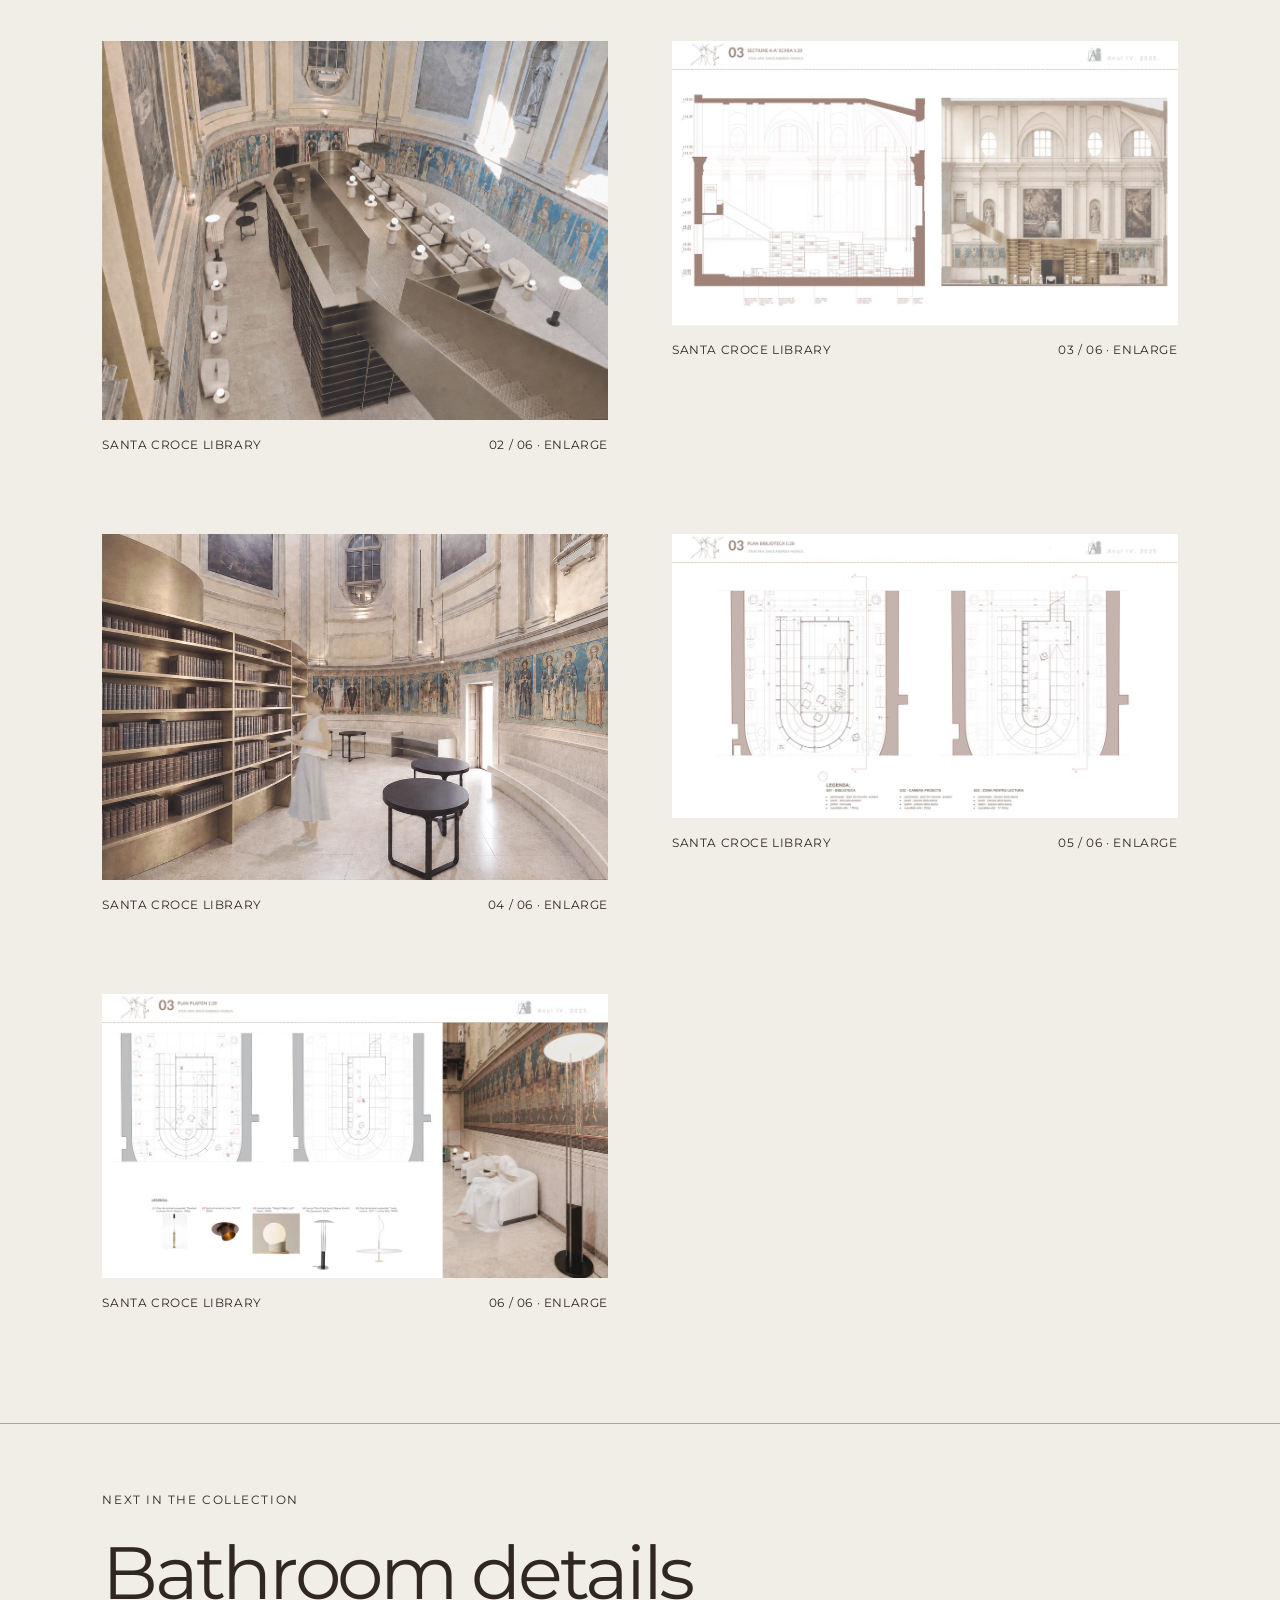
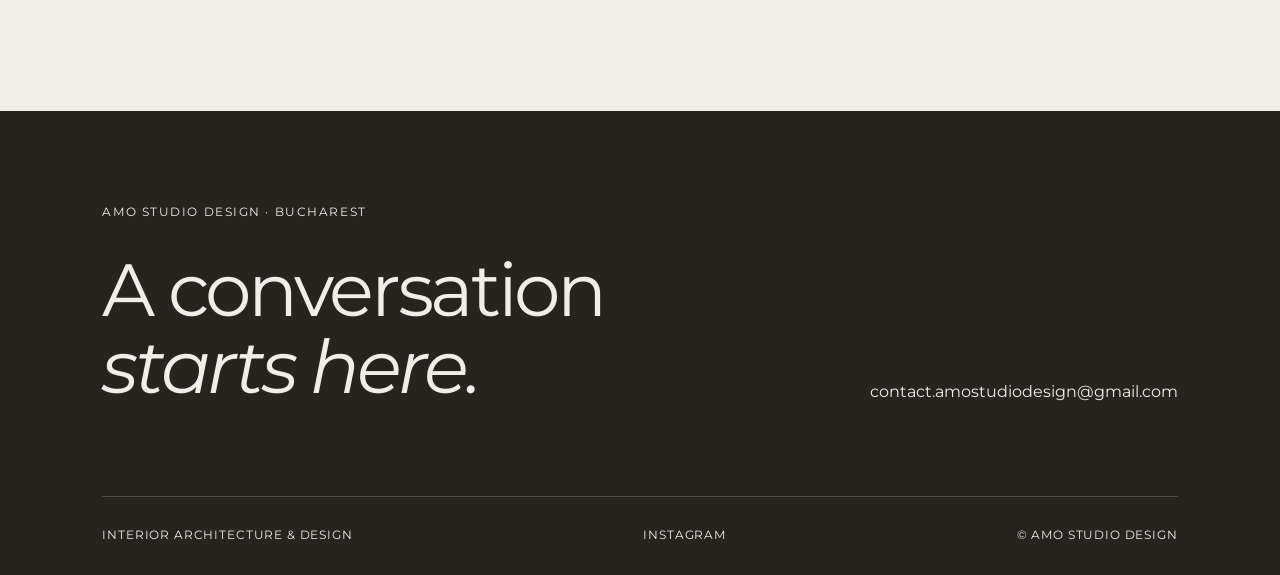
<file: dzfjwahimfg.html>
<!doctype html><html lang="en"><head><meta charset="utf-8"><meta name="viewport" content="width=device-width,initial-scale=1"><meta name="theme-color" content="#f3f0e9"><meta name="description" content="AMO Studio Design — an interior architecture and design portfolio, Bucharest."><meta name="color-scheme" content="light"><title>Santa Croce library — AMO Studio Design</title><link rel="stylesheet" href="style.css"><script defer src="app.js"></script></head><body><div class="reading-progress" aria-hidden="true"></div><a class="skip" href="#main">Skip to content</a><header><a class="brand" href="index.html" aria-label="AMO Studio Design home">amo<span>STUDIO DESIGN</span></a><nav aria-label="Main navigation"><a href="index.html#work">Selected work</a><a href="index.html#archive">Index</a><a class="desktop" href="index.html#studio">Studio</a><a href="#contact">Contact</a></nav></header><main id="main"><section class="project-head"><a class="eyebrow" href="index.html#archive">Back to the collection</a><h1>Santa Croce library</h1><div class="project-info"><div><span class="eyebrow">Architecture / Spatial proposal · Turin</span><nav class="project-nav" aria-label="Project sections"><a href="#gallery">View all images</a><a href="https://www.instagram.com/p/DZfjwahiMFG/" target="_blank" rel="noopener">Original post</a></nav></div><p>A library within the Church of Santa Croce, Turin.

A contemporary structure follows the geometry of the existing nave, creating a vertical route for reading, observation and contemplation. Platforms, inhabited steps and seating areas rise above a film projection room and reconnect with the choir balcony.

The intervention preserves the memory of the historic space through a clear, contemporary and reversible addition.</p></div></section><section id="gallery" class="project-gallery" aria-label="Project images"><figure class="reveal"><button data-image="0009-dzfjwahimfg-01.jpg" data-alt="Santa Croce library — view 1" aria-label="Enlarge Santa Croce library view 1"><img src="0009-dzfjwahimfg-01.jpg" width="940" height="584" alt="Santa Croce library — view 1" loading="eager" decoding="async"></button><figcaption class="caption"><span>Santa Croce library</span><span>01 / 06 · Enlarge</span></figcaption></figure><figure class="reveal"><button data-image="0009-dzfjwahimfg-02.jpg" data-alt="Santa Croce library — view 2" aria-label="Enlarge Santa Croce library view 2"><img src="0009-dzfjwahimfg-02.jpg" width="1085" height="814" alt="Santa Croce library — view 2" loading="lazy" decoding="async"></button><figcaption class="caption"><span>Santa Croce library</span><span>02 / 06 · Enlarge</span></figcaption></figure><figure class="reveal"><button data-image="0009-dzfjwahimfg-03.jpg" data-alt="Santa Croce library — view 3" aria-label="Enlarge Santa Croce library view 3"><img src="0009-dzfjwahimfg-03.jpg" width="1080" height="607" alt="Santa Croce library — view 3" loading="lazy" decoding="async"></button><figcaption class="caption"><span>Santa Croce library</span><span>03 / 06 · Enlarge</span></figcaption></figure><figure class="reveal"><button data-image="0009-dzfjwahimfg-04.jpg" data-alt="Santa Croce library — view 4" aria-label="Enlarge Santa Croce library view 4"><img src="0009-dzfjwahimfg-04.jpg" width="940" height="643" alt="Santa Croce library — view 4" loading="lazy" decoding="async"></button><figcaption class="caption"><span>Santa Croce library</span><span>04 / 06 · Enlarge</span></figcaption></figure><figure class="reveal"><button data-image="0009-dzfjwahimfg-05.jpg" data-alt="Santa Croce library — view 5" aria-label="Enlarge Santa Croce library view 5"><img src="0009-dzfjwahimfg-05.jpg" width="1080" height="607" alt="Santa Croce library — view 5" loading="lazy" decoding="async"></button><figcaption class="caption"><span>Santa Croce library</span><span>05 / 06 · Enlarge</span></figcaption></figure><figure class="reveal"><button data-image="0009-dzfjwahimfg-06.jpg" data-alt="Santa Croce library — view 6" aria-label="Enlarge Santa Croce library view 6"><img src="0009-dzfjwahimfg-06.jpg" width="1080" height="607" alt="Santa Croce library — view 6" loading="lazy" decoding="async"></button><figcaption class="caption"><span>Santa Croce library</span><span>06 / 06 · Enlarge</span></figcaption></figure></section><a class="next-project" style="display:block" href="ddo1uuwcfye.html"><span class="eyebrow">Next in the collection</span><h2>Bathroom details</h2></a></main><dialog aria-label="Image viewer"><button class="close">Close</button><img alt=""><div class="light-controls"><button class="prev" aria-label="Previous image">Previous</button><span class="counter"></span><button class="next" aria-label="Next image">Next</button></div></dialog><footer id="contact"><div class="footer-top"><div><span class="eyebrow">AMO Studio Design · Bucharest</span><h2>A conversation<br><em>starts here.</em></h2></div><a href="mailto:contact.amostudiodesign@gmail.com">contact.amostudiodesign@gmail.com</a></div><div class="footer-bottom"><span>INTERIOR ARCHITECTURE & DESIGN</span><a href="https://www.instagram.com/amostudiodesign/" target="_blank" rel="noopener">INSTAGRAM</a><span>© AMO STUDIO DESIGN</span></div></footer></body></html>
</file>
<file: style.css>
@import url('https://fonts.googleapis.com/css2?family=Montserrat:ital,wght@0,400;0,500;1,400&display=swap');
:root{--font:'Montserrat',Arial,sans-serif;--paper:#f1eee7;--ink:#302721;--wine:#421c25;--line:#b5a391;--ease:cubic-bezier(.22,1,.36,1);font-size:16px}
*{box-sizing:border-box}html{scroll-behavior:smooth;scroll-padding-top:110px}body{margin:0;background:var(--paper);color:var(--ink);font-family:var(--font);-webkit-font-smoothing:antialiased}a{color:inherit;text-decoration:none}button{font:inherit;color:inherit;cursor:pointer}a,button{-webkit-tap-highlight-color:transparent}a:focus-visible,button:focus-visible{outline:2px solid currentColor;outline-offset:6px}::selection{background:var(--wine);color:var(--paper)}h1,h2,h3,p,figure{margin:0}h1,h2,h3{font-family:var(--font);font-weight:400}h1{font-size:clamp(4rem,8.4vw,9rem);line-height:.96;letter-spacing:-.045em}h2{font-size:clamp(3rem,5.8vw,6.5rem);line-height:1.04;letter-spacing:-.045em}h3{font-size:2rem;letter-spacing:-.025em}em{font-weight:400}.eyebrow,.caption,.meta,.label{font-size:.75rem;line-height:1.6;letter-spacing:.13em;text-transform:uppercase}.skip{position:fixed;top:-100px;z-index:40}.skip:focus{top:16px;left:16px;background:var(--paper);color:var(--ink);padding:12px}
header{position:absolute;top:0;left:0;width:100%;z-index:10;display:flex;align-items:center;justify-content:space-between;padding:28px 5vw;border-bottom:1px solid #b5a39155}body:has(.hero) header{color:var(--paper);border-color:#f1eee72b}.brand{font:48px/.8 var(--font);letter-spacing:-.08em}.brand span{display:block;font:10px/1.2 var(--font);letter-spacing:.2em;margin-top:12px}nav{display:flex;gap:34px;font-size:.875rem}nav a{position:relative;padding:10px 0}nav a:after,.text-link:after{content:'';position:absolute;bottom:0;left:0;width:100%;height:1px;background:currentColor;transform:scaleX(0);transform-origin:left;transition:transform .6s var(--ease)}nav a:hover:after,.text-link:hover:after{transform:scaleX(1)}.reading-progress{position:fixed;left:0;top:0;height:2px;width:100%;background:#bca17c;transform:scaleX(0);transform-origin:left;z-index:30;pointer-events:none}
.hero{height:100svh;min-height:700px;background:#29241e;color:var(--paper);position:relative}.hero-stage{height:100svh;min-height:700px;position:relative;overflow:hidden}.hero-image{position:absolute;inset:0;animation:opening-image 2.4s var(--ease) both}.hero-image .frame{height:100%;width:100%}.hero-image img{object-position:50% 59%;transform:scale(1.19)}.hero-shade{position:absolute;inset:0;background:linear-gradient(90deg,#1d1716b8 0%,#1d171645 55%,#1d17161a 100%),linear-gradient(0deg,#17151470,transparent 50%)}.hero-copy{position:absolute;left:8vw;right:8vw;bottom:23%;z-index:2}.hero-copy .eyebrow{margin-bottom:32px;animation:opening-copy 1.5s .15s var(--ease) both}.hero h1{max-width:1100px;font-size:clamp(5rem,8.8vw,9rem);text-shadow:0 2px 30px #00000010}.hero h1 span{display:block;animation:opening-copy 1.7s .25s var(--ease) both}.hero h1 span+span{animation-delay:.4s}.hero-note{position:absolute;right:0;bottom:8px;font-size:1rem;line-height:1.7;animation:opening-copy 1.5s .5s var(--ease) both}.hero-bottom{position:absolute;bottom:45px;left:8vw;right:8vw;display:flex;justify-content:space-between;align-items:end;z-index:2;font-size:.875rem;animation:opening-copy 1.5s .6s var(--ease) both}.scroll-cue{display:flex;align-items:center;gap:20px;min-height:44px}.scroll-line{display:block;width:1px;height:46px;background:#ffffff40;position:relative;overflow:hidden}.scroll-line:after{content:'';position:absolute;inset:0;background:var(--paper);transform:translateY(-100%);animation:scroll-line 3s ease-in-out 2}.hero-project{text-align:right;line-height:1.8}.hero-project span{display:block;font-size:.75rem;opacity:.72}
.frame{display:block;overflow:hidden;background:#d6cbbd}.frame img{display:block;width:100%;height:100%;object-fit:cover;transition:transform 1.5s var(--ease)}.framed-post img{transform:scale(1.19)}a:hover .framed-post img{transform:scale(1.24)}.text-link{position:relative;display:inline-block;font-size:.875rem;line-height:1.5;padding:12px 0;border-bottom:1px solid #b5a39180;margin-top:24px}.text-link:after{bottom:-1px}.intro{padding:155px 12vw 165px;text-align:center;position:relative}.intro:before{content:'';display:block;height:70px;width:1px;background:var(--line);margin:0 auto 40px}.intro h2{max-width:1050px;margin:32px auto}.intro h2 em{color:var(--wine)}.intro p{max-width:470px;margin:32px auto 0;font:1.2rem/1.7 var(--font)}.work{padding:0 8vw 145px}.section-head{display:flex;justify-content:space-between;align-items:end;border-top:1px solid var(--line);padding-top:28px;margin-bottom:65px}.section-head h2{font-size:clamp(2.8rem,4vw,4.5rem)}.selected{display:grid;grid-template-columns:1.1fr .8fr;gap:110px 11vw;align-items:start}.work-card{display:block;min-width:0}.selected .work-card:nth-child(2){margin-top:270px}.selected .work-card:nth-child(3){grid-column:1/-1;width:84%;margin:auto}.work-card .frame{aspect-ratio:.82}.selected .work-card:nth-child(3) .frame{aspect-ratio:1.7}.card-caption{display:flex;justify-content:space-between;gap:20px;padding-top:22px;align-items:center}.card-caption .meta{margin-top:10px;font-size:.75rem;letter-spacing:.07em}.card-action{font-size:.8rem;opacity:0;transform:translateX(-8px);transition:opacity .5s,transform .5s;white-space:nowrap}.work-card:hover .card-action,.work-card:focus-visible .card-action{opacity:1;transform:none}
.feature{background:var(--wine);color:var(--paper);padding:125px 8vw 150px;display:grid;grid-template-columns:.75fr 1.25fr;gap:7vw;align-items:center;overflow:hidden}.feature h2{margin:30px 0;font-size:clamp(3.2rem,6vw,6.5rem)}.feature p{font:1.125rem/1.7 var(--font);max-width:340px}.feature-images{position:relative;padding:0 0 100px}.feature-main{width:85%;margin-left:auto}.feature-main .frame{aspect-ratio:.82}.feature-detail{position:absolute;width:43%;left:-5%;bottom:35px;border:9px solid var(--wine)}.feature-detail .frame{aspect-ratio:.83}.feature .meta{position:absolute;right:0;bottom:0;max-width:70%;font:.75rem/1.6 var(--font);letter-spacing:.08em;text-align:right;color:#dfd0c8}.archive{padding:140px 8vw}.archive-top{display:flex;justify-content:space-between;gap:30px;align-items:end;margin-bottom:55px}.archive-top h2{margin-top:18px}.filters{display:flex;gap:24px;flex-wrap:wrap}.filters button{border:0;border-bottom:1px solid transparent;background:none;padding:12px 0;font-size:.875rem}.filters button[aria-pressed=true]{border-color:currentColor}.archive-grid{display:grid;grid-template-columns:repeat(3,1fr);gap:65px 32px}.archive-grid .frame{aspect-ratio:.84}.archive-grid h3{font-size:1.65rem}.archive-grid .card-action{display:none}.archive-grid [hidden]{display:none}.studio{padding:100px 8vw 130px;display:grid;grid-template-columns:1fr 1fr;gap:12vw;border-top:1px solid var(--line)}.studio .eyebrow{display:block;margin-bottom:32px}.studio p{font:1.45rem/1.65 var(--font);margin-bottom:25px}.studio .fine{font:1rem/1.8 var(--font)}footer{background:#25241f;color:var(--paper);padding:90px 8vw 30px}.footer-top{display:flex;justify-content:space-between;gap:40px;align-items:end;padding-bottom:90px}.footer-top h2{margin-top:30px}.footer-top>a{font:1rem/1.7 var(--font);overflow-wrap:anywhere}.footer-bottom{display:flex;justify-content:space-between;gap:25px;padding-top:28px;border-top:1px solid #ffffff30;font-size:.75rem;letter-spacing:.07em;line-height:1.7}
.project-head{padding:175px 8vw 70px}.project-head h1{margin:32px 0 55px;max-width:1100px;color:var(--wine)}.project-info{display:grid;grid-template-columns:1fr 1fr;gap:10vw}.project-info p{font:1.2rem/1.75 var(--font);max-width:650px;white-space:pre-line}.project-nav{display:flex;gap:25px;margin-top:25px;font-size:.875rem}.project-gallery{padding:0 8vw 110px;display:grid;grid-template-columns:1fr 1fr;gap:80px 5vw;align-items:start}.project-gallery figure:first-child,.project-gallery figure:last-child:nth-child(odd){grid-column:1/-1}.project-gallery button{display:block;border:0;padding:0;background:none;width:100%;cursor:zoom-in}.project-gallery img{width:100%;height:auto;display:block}.project-gallery figure:first-child img{max-height:85svh;object-fit:contain}.project-gallery figcaption{margin-top:15px;display:flex;justify-content:space-between;gap:20px;letter-spacing:.05em}.next-project{padding:65px 8vw 100px;border-top:1px solid var(--line)}.next-project h2{margin-top:25px;transition:color .4s}.next-project:hover h2{color:var(--wine)}dialog{border:0;width:100%;height:100%;max-width:none;max-height:none;margin:0;background:#201d1a;color:white;padding:75px 5vw 25px}dialog::backdrop{background:#201d1a}dialog[open]{animation:dialog-in .5s var(--ease)}dialog img{display:block;max-width:100%;height:calc(100svh - 165px);object-fit:contain;margin:auto}dialog .light-controls{display:flex;justify-content:space-between;align-items:center;margin-top:20px}dialog button{background:none;border:1px solid #ffffff60;color:white;padding:12px 20px;min-height:44px}dialog .close{position:absolute;right:25px;top:18px}body:has(dialog[open]){overflow:hidden}
.js .reveal{opacity:0;transform:translateY(35px);transition:opacity 1.2s var(--ease),transform 1.4s var(--ease)}.js .reveal.seen{opacity:1;transform:none}.selected .reveal .frame{clip-path:inset(8% 0 0);transition:clip-path 1.6s var(--ease)}.selected .reveal.seen .frame{clip-path:inset(0)}
@keyframes opening-image{from{transform:scale(1.07)}to{transform:scale(1)}}@keyframes opening-copy{from{opacity:0;transform:translateY(30px)}to{opacity:1;transform:none}}@keyframes scroll-line{0%{transform:translateY(-100%)}60%,100%{transform:translateY(100%)}}@keyframes dialog-in{from{opacity:0;transform:translateY(12px)}to{opacity:1;transform:none}}
@supports(animation-timeline:scroll()){
.reading-progress{animation:reading linear both;animation-timeline:scroll(root)}@keyframes reading{to{transform:scaleX(1)}}
@media(min-width:900px) and (prefers-reduced-motion:no-preference){
.hero{height:150svh;view-timeline-name:--opening;view-timeline-axis:block;view-timeline-inset:0}.hero-stage{position:sticky;top:0}.hero-copy,.hero-bottom{animation:hero-dissolve linear both;animation-timeline:--opening;animation-range:exit-crossing 0% exit-crossing 45%}.hero-image{animation:hero-drift linear both;animation-timeline:--opening;animation-range:exit-crossing 0% exit-crossing 100%}@keyframes hero-dissolve{0%{opacity:1;transform:none}100%{opacity:0;transform:translateY(-60px)}}@keyframes hero-drift{from{transform:scale(1.04)}to{transform:scale(1)}}
.feature-detail{animation:detail-drift linear both;animation-timeline:view();animation-range:entry 0% exit 100%}@keyframes detail-drift{from{transform:translateY(35px)}to{transform:translateY(-35px)}}
}}
@view-transition{navigation:auto}::view-transition-old(root){animation:page-out .3s ease both}::view-transition-new(root){animation:page-in .65s var(--ease) both}@keyframes page-out{to{opacity:0}}@keyframes page-in{from{opacity:0;transform:translateY(12px)}to{opacity:1;transform:none}}
@media(min-width:1600px){.hero-copy,.hero-bottom{left:10vw;right:10vw}.work,.archive,.studio{padding-left:10vw;padding-right:10vw}}
@media(max-width:1100px){.hero-note{display:none}.archive-top{display:block}.filters{margin-top:28px}.footer-top{display:block}.footer-top>a{display:inline-block;margin-top:40px}.selected{gap:80px 7vw}.card-action{display:none}}
@media(max-width:760px){
header{padding:25px 6vw}.brand{font-size:38px}.brand span{font-size:9px}nav{gap:20px;font-size:.8rem}nav .desktop{display:none}nav a{min-height:44px;display:flex;align-items:center}.hero,.hero-stage{height:94svh;min-height:640px}.hero-image img{object-position:56% center}.hero-shade{background:linear-gradient(0deg,#1b1616bf 0%,#1b16161a 75%),linear-gradient(180deg,#20191880,transparent 28%)}.hero-copy{left:7vw;right:7vw;bottom:26%}.hero-copy .eyebrow{font-size:.7rem;letter-spacing:.1em;margin-bottom:24px}.hero h1{font-size:clamp(3.5rem,10.7vw,5rem);line-height:1.03}.hero-bottom{left:7vw;right:7vw;bottom:30px;gap:25px;font-size:.8rem}.hero-project{max-width:125px}.hero-project span{font-size:.7rem}.scroll-cue{gap:12px;max-width:175px}.intro{padding:75px 7vw 85px}.intro:before{height:45px;margin-bottom:30px}.intro h2{font-size:2.75rem}.intro p{font-size:1.1rem}.work{padding:0 7vw 80px}.section-head{padding-top:24px;margin-bottom:35px;gap:20px}.section-head h2{font-size:2.5rem}.section-head .eyebrow{max-width:95px;text-align:right;font-size:.7rem}.selected{display:block}.selected .work-card{margin-bottom:55px}.selected .work-card:nth-child(2){margin:0 0 55px 9%}.selected .work-card:nth-child(3){width:100%;margin:0}.selected .work-card:nth-child(3) .frame{aspect-ratio:1.3}.card-caption{padding-top:18px}.card-caption h3{font-size:1.8rem}.feature{display:block;padding:75px 7vw 65px}.feature h2{font-size:3.4rem}.feature-images{margin-top:45px;padding-bottom:95px}.feature-main{width:85%}.feature-detail{left:0;bottom:30px;width:45%;border-width:6px}.feature p{font-size:1.1rem}.feature .meta{font:.7rem/1.7 var(--font);max-width:62%}.archive{padding:80px 7vw}.archive-top{margin-bottom:35px}.archive-top h2{font-size:2.9rem}.filters{gap:22px}.archive-grid{grid-template-columns:1fr 1fr;gap:40px 20px}.archive-grid .meta{font-size:.7rem}.studio{display:block;padding:65px 7vw 80px}.studio h2{margin-bottom:35px}.studio p{font-size:1.2rem}footer{padding:65px 7vw 25px}.footer-top{padding-bottom:55px}.footer-top h2{font-size:2.8rem}.footer-bottom{flex-wrap:wrap;font-size:.7rem}.project-head{padding:145px 7vw 45px}.project-head h1{font-size:clamp(3rem,12vw,4.5rem);overflow-wrap:anywhere;margin:30px 0}.project-info{display:block}.project-info p{margin-top:30px;font-size:1.1rem}.project-nav{gap:25px}.project-gallery{display:block;padding:0 5vw 50px}.project-gallery figure{margin-bottom:40px}.project-gallery img{max-height:none!important}.project-gallery figcaption{font-size:.7rem}.next-project{padding:40px 7vw 65px}.next-project h2{font-size:2.6rem}dialog{padding:75px 15px 25px}dialog button{padding:12px}.js .reveal{transform:translateY(18px)}
}
@media(max-width:480px){.archive-grid{grid-template-columns:1fr;gap:45px}.archive-grid .frame{aspect-ratio:1}.archive-grid h3{font-size:1.8rem}.hero h1{font-size:11.3vw}.hero-bottom{font-size:.75rem}.hero-project{max-width:115px}.filters{gap:20px}.project-nav{font-size:.8rem}}
@media(prefers-reduced-motion:reduce){html{scroll-behavior:auto}*,*:before,*:after{animation:none!important;transition:none!important}.hero{height:100svh}.hero-stage{position:relative}.js .reveal{opacity:1;transform:none}.selected .reveal .frame{clip-path:none}.reading-progress{display:none}}
</file>
